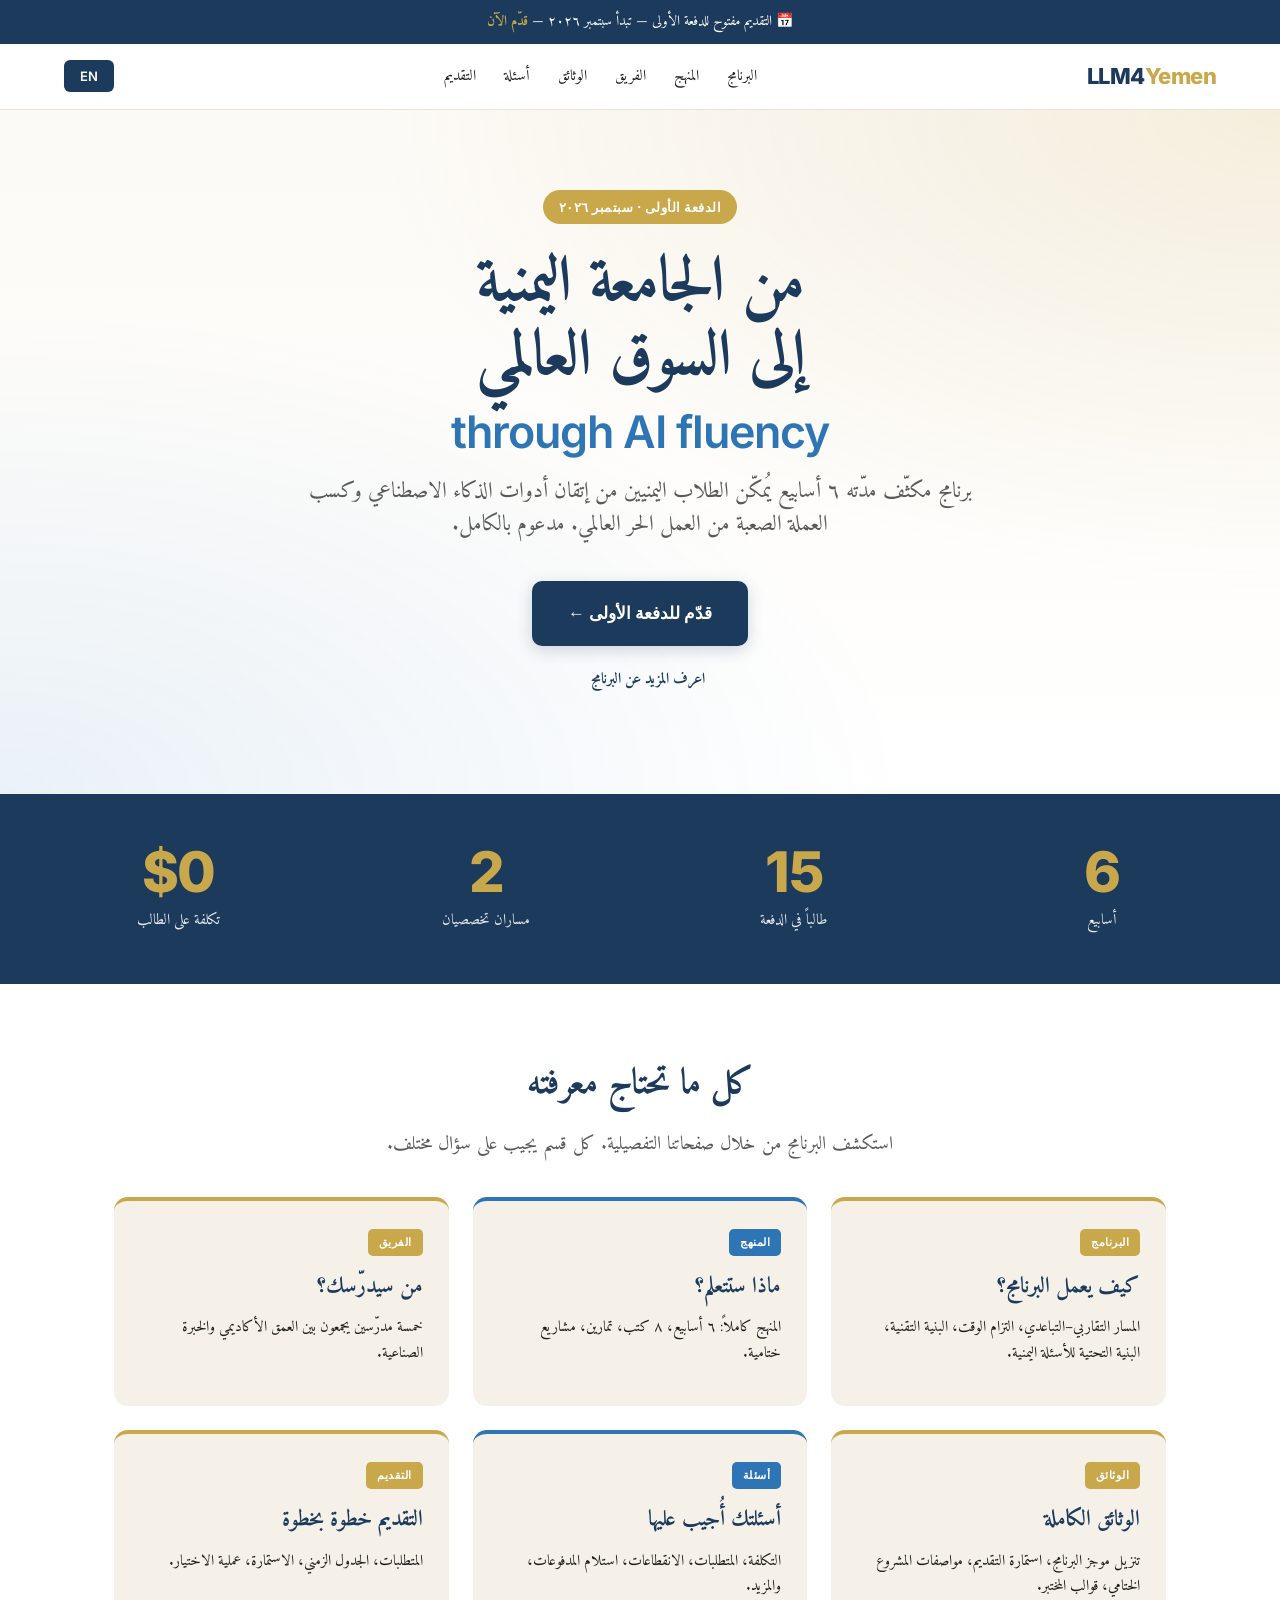
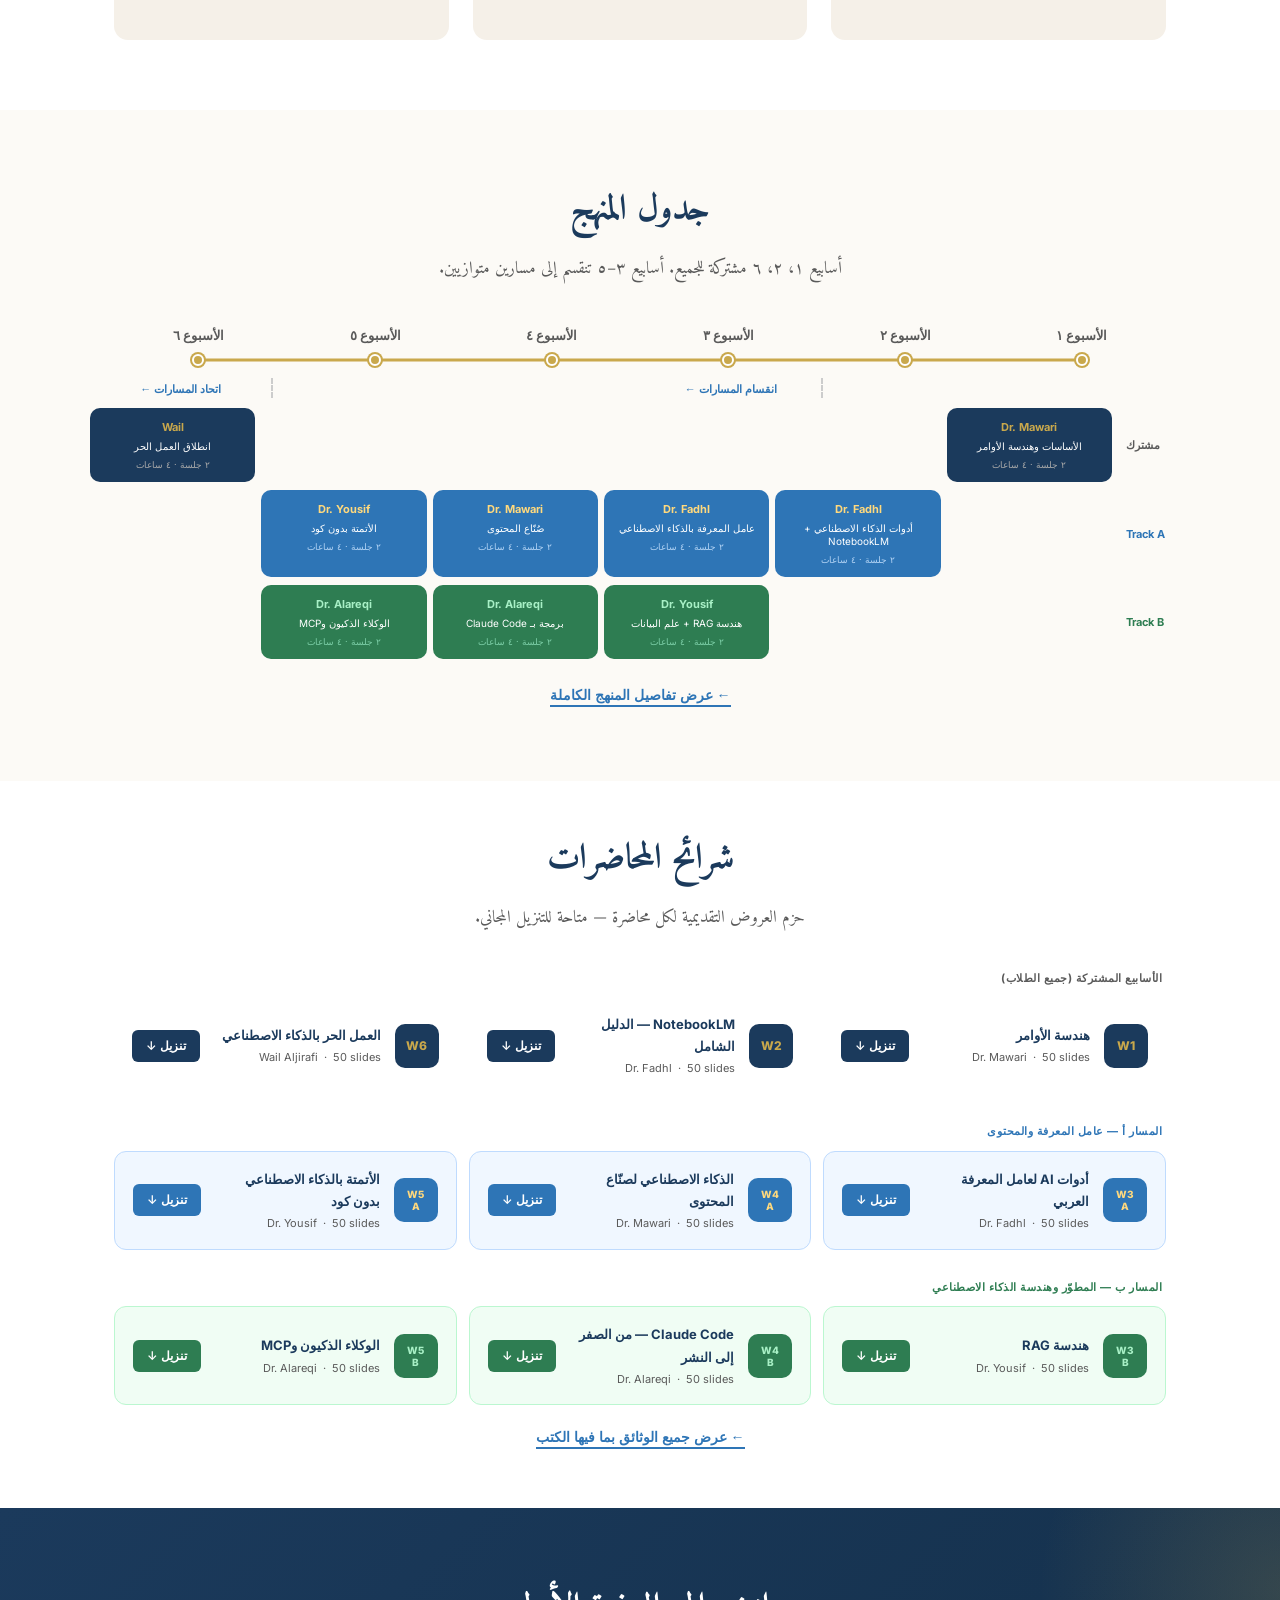
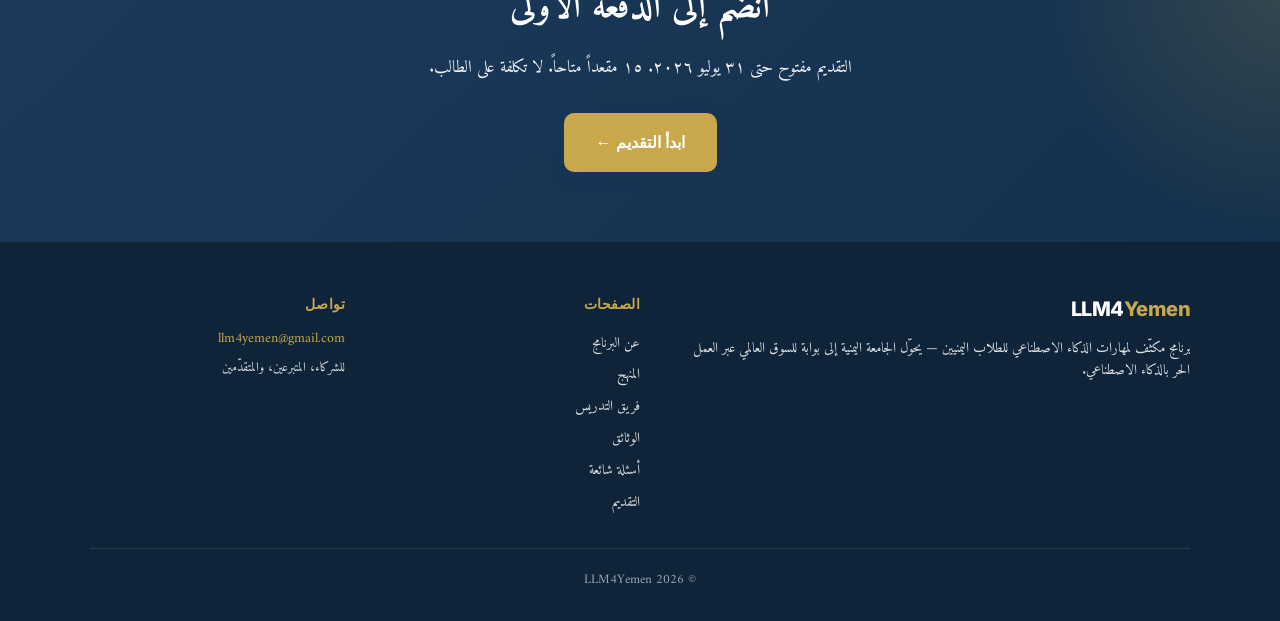
<file: index.html>
<!DOCTYPE html>
<html lang="ar" dir="rtl">
<head>
<meta charset="UTF-8">
<meta name="viewport" content="width=device-width, initial-scale=1.0">
<title>Home · LLM4Yemen</title>
<meta name="description" content="LLM4Yemen — A 6-week intensive AI skills program for Yemeni undergraduates. Cohort 1 starts September 2026.">
<meta property="og:title" content="LLM4Yemen — From Yemen's universities to the global market">
<meta property="og:description" content="LLM4Yemen — A 6-week intensive AI skills program for Yemeni undergraduates. Cohort 1 starts September 2026.">
<meta property="og:type" content="website">
<link rel="stylesheet" href="fonts.css">
<link rel="stylesheet" href="style.css">
</head>
<body data-lang="ar" dir="rtl">

<div class="topbar">
  <span data-ar>📅 التقديم مفتوح للدفعة الأولى — تبدأ سبتمبر ٢٠٢٦ — <a href="apply.html">قدّم الآن</a></span>
  <span data-en>📅 Cohort 1 applications open — starts September 2026 — <a href="apply.html">Apply now</a></span>
</div>

<nav class="nav">
  <div class="nav-inner">
    <a href="index.html" class="logo">LLM4<span>Yemen</span></a>
    <div class="nav-links">
      <a href="program.html" data-ar>البرنامج</a><a href="program.html" data-en>Program</a>
      <a href="curriculum.html" data-ar>المنهج</a><a href="curriculum.html" data-en>Curriculum</a>
      <a href="team.html" data-ar>الفريق</a><a href="team.html" data-en>Team</a>
      <a href="documents.html" data-ar>الوثائق</a><a href="documents.html" data-en>Documents</a>
      <a href="faq.html" data-ar>أسئلة</a><a href="faq.html" data-en>FAQ</a>
      <a href="apply.html" data-ar>التقديم</a><a href="apply.html" data-en>Apply</a>
    </div>
    <button class="lang-toggle" onclick="toggleLang()">
      <span data-ar>EN</span><span data-en>عربي</span>
    </button>
  </div>
</nav>

<section class="hero" style="background: radial-gradient(ellipse at top right, rgba(201,168,76,0.15), transparent 50%), radial-gradient(ellipse at bottom left, rgba(46,117,182,0.10), transparent 50%), linear-gradient(180deg, #fcfaf6 0%, #ffffff 100%); padding: 80px 24px 100px; text-align: center;">
  <div style="max-width: 900px; margin: 0 auto;">
    <div style="display: inline-block; background: var(--gold); color: white; padding: 6px 16px; border-radius: 999px; font-family: 'Inter', sans-serif; font-size: 13px; font-weight: 700; letter-spacing: 0.5px; text-transform: uppercase; margin-bottom: 24px;">
      <span data-ar>الدفعة الأولى · سبتمبر ٢٠٢٦</span>
      <span data-en>Cohort 1 · September 2026</span>
    </div>
    <h1 style="font-size: clamp(36px, 6vw, 64px); font-weight: 700; color: var(--navy); line-height: 1.15; margin-bottom: 16px; letter-spacing: -1px;">
      <span data-ar>من الجامعة اليمنية<br>إلى السوق العالمي</span>
      <span data-en>From Yemen's universities<br>to the global market</span>
      <span class="latin" style="display: block; font-size: 0.7em; color: var(--blue); margin-top: 12px; font-weight: 600;">through AI fluency</span>
    </h1>
    <p style="font-size: clamp(18px, 2.5vw, 22px); color: var(--muted); max-width: 700px; margin: 0 auto 40px; line-height: 1.5;">
      <span data-ar>برنامج مكثّف مدّته ٦ أسابيع يُمكّن الطلاب اليمنيين من إتقان أدوات الذكاء الاصطناعي وكسب العملة الصعبة من العمل الحر العالمي. مدعوم بالكامل.</span>
      <span data-en>A 6-week intensive that equips Yemeni undergraduates with the AI skills to earn hard currency from global remote work. Fully funded.</span>
    </p>
    <a href="apply.html" class="btn large">
      <span data-ar>قدّم للدفعة الأولى ←</span>
      <span data-en>Apply for Cohort 1 →</span>
    </a>
    <div style="margin-top: 20px;">
      <a href="program.html" style="display: inline-block; margin-inline-end: 16px; color: var(--navy); text-decoration: none; font-size: 15px; font-weight: 600; border-bottom: 2px solid transparent;">
        <span data-ar>اعرف المزيد عن البرنامج</span>
        <span data-en>Learn about the program</span>
      </a>
    </div>
  </div>
</section>

<section class="stats">
  <div class="stats-grid">
    <div>
      <div class="stat-num">6</div>
      <div class="stat-label" data-ar>أسابيع</div>
      <div class="stat-label" data-en>weeks</div>
    </div>
    <div>
      <div class="stat-num">15</div>
      <div class="stat-label" data-ar>طالباً في الدفعة</div>
      <div class="stat-label" data-en>students per cohort</div>
    </div>
    <div>
      <div class="stat-num">2</div>
      <div class="stat-label" data-ar>مساران تخصصيان</div>
      <div class="stat-label" data-en>specialized tracks</div>
    </div>
    <div>
      <div class="stat-num">$0</div>
      <div class="stat-label" data-ar>تكلفة على الطالب</div>
      <div class="stat-label" data-en>cost to students</div>
    </div>
  </div>
</section>

<section class="content">
  <h2 class="section-title center">
    <span data-ar>كل ما تحتاج معرفته</span>
    <span data-en>Everything you need to know</span>
  </h2>
  <p class="section-intro center large">
    <span data-ar>استكشف البرنامج من خلال صفحاتنا التفصيلية. كل قسم يجيب على سؤال مختلف.</span>
    <span data-en>Explore the program through our detailed pages. Each one answers a different question.</span>
  </p>

  <div class="grid-3">
    <a href="program.html" class="card no-hover" style="text-decoration: none;">
      <div class="card-tag" data-ar>البرنامج</div>
      <div class="card-tag" data-en>Program</div>
      <h3 data-ar>كيف يعمل البرنامج؟</h3>
      <h3 data-en>How does it work?</h3>
      <p data-ar>المسار التقاربي–التباعدي، التزام الوقت، البنية التقنية، البنية التحتية للأسئلة اليمنية.</p>
      <p data-en>Convergent–divergent design, time commitment, technical setup, Yemen-specific infrastructure considerations.</p>
    </a>
    <a href="curriculum.html" class="card blue no-hover" style="text-decoration: none;">
      <div class="card-tag" data-ar>المنهج</div>
      <div class="card-tag" data-en>Curriculum</div>
      <h3 data-ar>ماذا ستتعلم؟</h3>
      <h3 data-en>What will you learn?</h3>
      <p data-ar>المنهج كاملاً: ٦ أسابيع، ٨ كتب، تمارين، مشاريع ختامية.</p>
      <p data-en>The full curriculum: 6 weeks, 9 textbooks, exercises, capstone projects.</p>
    </a>
    <a href="team.html" class="card no-hover" style="text-decoration: none;">
      <div class="card-tag" data-ar>الفريق</div>
      <div class="card-tag" data-en>Team</div>
      <h3 data-ar>من سيدرّسك؟</h3>
      <h3 data-en>Who teaches?</h3>
      <p data-ar>خمسة مدرّسين يجمعون بين العمق الأكاديمي والخبرة الصناعية.</p>
      <p data-en>Five instructors combining academic depth and industry experience.</p>
    </a>
    <a href="documents.html" class="card no-hover" style="text-decoration: none;">
      <div class="card-tag" data-ar>الوثائق</div>
      <div class="card-tag" data-en>Documents</div>
      <h3 data-ar>الوثائق الكاملة</h3>
      <h3 data-en>Full documents</h3>
      <p data-ar>تنزيل موجز البرنامج، استمارة التقديم، مواصفات المشروع الختامي، قوالب المختبر.</p>
      <p data-en>Download the program brief, application form, capstone spec, and lab worksheet templates.</p>
    </a>
    <a href="faq.html" class="card blue no-hover" style="text-decoration: none;">
      <div class="card-tag" data-ar>أسئلة</div>
      <div class="card-tag" data-en>FAQ</div>
      <h3 data-ar>أسئلتك أُجيب عليها</h3>
      <h3 data-en>Your questions answered</h3>
      <p data-ar>التكلفة، المتطلبات، الانقطاعات، استلام المدفوعات، والمزيد.</p>
      <p data-en>Cost, requirements, outages, receiving payments, and more.</p>
    </a>
    <a href="apply.html" class="card no-hover" style="text-decoration: none;">
      <div class="card-tag" data-ar>التقديم</div>
      <div class="card-tag" data-en>Apply</div>
      <h3 data-ar>التقديم خطوة بخطوة</h3>
      <h3 data-en>How to apply</h3>
      <p data-ar>المتطلبات، الجدول الزمني، الاستمارة، عملية الاختيار.</p>
      <p data-en>Requirements, timeline, application form, selection process.</p>
    </a>
  </div>
</section>

<section class="content" style="background: var(--bg-soft); max-width: none; padding-left: 24px; padding-right: 24px;">
  <div style="max-width: 1100px; margin: 0 auto;">
    <h2 class="section-title center">
      <span data-ar>جدول المنهج</span>
      <span data-en>Curriculum Schedule</span>
    </h2>
    <p class="section-intro center" style="margin-bottom: 40px;">
      <span data-ar>أسابيع ١، ٢، ٦ مشتركة للجميع. أسابيع ٣–٥ تنقسم إلى مسارين متوازيين.</span>
      <span data-en>Weeks 1, 2, and 6 are shared. Weeks 3–5 split into two parallel tracks.</span>
    </p>

    <!-- Timeline bar -->
    <div style="position: relative; margin-bottom: 10px; padding: 0 20px;">
      <div style="display: grid; grid-template-columns: repeat(6, 1fr); text-align: center; font-family: 'Inter', sans-serif; font-size: 13px; font-weight: 700; color: var(--muted); margin-bottom: 6px;">
        <span data-en>Week 1</span><span data-en>Week 2</span><span data-en>Week 3</span><span data-en>Week 4</span><span data-en>Week 5</span><span data-en>Week 6</span>
        <span data-ar>الأسبوع ١</span><span data-ar>الأسبوع ٢</span><span data-ar>الأسبوع ٣</span><span data-ar>الأسبوع ٤</span><span data-ar>الأسبوع ٥</span><span data-ar>الأسبوع ٦</span>
      </div>
      <div style="position: relative; height: 16px; margin-bottom: 4px;">
        <div style="position: absolute; top: 50%; left: 8.33%; right: 8.33%; height: 3px; background: var(--gold); transform: translateY(-50%); border-radius: 2px;"></div>
        <div style="display: grid; grid-template-columns: repeat(6, 1fr); position: absolute; width: 100%; top: 50%; transform: translateY(-50%);">
          <div style="display:flex;justify-content:center;"><div style="width:12px;height:12px;border-radius:50%;background:var(--gold);border:2px solid white;box-shadow:0 0 0 2px var(--gold);"></div></div>
          <div style="display:flex;justify-content:center;"><div style="width:12px;height:12px;border-radius:50%;background:var(--gold);border:2px solid white;box-shadow:0 0 0 2px var(--gold);"></div></div>
          <div style="display:flex;justify-content:center;"><div style="width:12px;height:12px;border-radius:50%;background:var(--gold);border:2px solid white;box-shadow:0 0 0 2px var(--gold);"></div></div>
          <div style="display:flex;justify-content:center;"><div style="width:12px;height:12px;border-radius:50%;background:var(--gold);border:2px solid white;box-shadow:0 0 0 2px var(--gold);"></div></div>
          <div style="display:flex;justify-content:center;"><div style="width:12px;height:12px;border-radius:50%;background:var(--gold);border:2px solid white;box-shadow:0 0 0 2px var(--gold);"></div></div>
          <div style="display:flex;justify-content:center;"><div style="width:12px;height:12px;border-radius:50%;background:var(--gold);border:2px solid white;box-shadow:0 0 0 2px var(--gold);"></div></div>
        </div>
      </div>
    </div>

    <!-- Split labels -->
    <div style="display: grid; grid-template-columns: repeat(6, 1fr); margin-bottom: 10px; font-family: 'Inter', sans-serif; font-size: 11px; font-weight: 600; color: var(--blue); text-align: center;">
      <span></span><span></span>
      <span data-en style="border-left: 2px dashed #ccc; padding-top: 2px;">← tracks split</span>
      <span data-ar style="border-right: 2px dashed #ccc; padding-top: 2px;">انقسام المسارات ←</span>
      <span></span><span></span>
      <span data-en style="border-left: 2px dashed #ccc; padding-top: 2px;">← tracks merge</span>
      <span data-ar style="border-right: 2px dashed #ccc; padding-top: 2px;">اتحاد المسارات ←</span>
      <span></span>
    </div>

    <!-- Shared row -->
    <div style="display: flex; align-items: center; margin-bottom: 8px; gap: 6px;">
      <div style="width: 72px; flex-shrink: 0; font-family: 'Inter', sans-serif; font-size: 11px; font-weight: 700; color: var(--muted); text-align: end; padding-inline-end: 8px;">
        <span data-en>Shared</span><span data-ar>مشترك</span>
      </div>
      <div style="display: grid; grid-template-columns: repeat(6, 1fr); gap: 6px; flex: 1;">
        <div style="background: var(--navy); color: white; border-radius: 10px; padding: 10px 8px; text-align: center; font-family: 'Inter', sans-serif;">
          <div style="font-size: 11px; font-weight: 700; color: #C9A84C; margin-bottom: 3px;">Dr. Mawari</div>
          <div style="font-size: 10px; line-height: 1.3;" data-en>Foundations &amp; Prompt Eng.</div>
          <div style="font-size: 10px; line-height: 1.3;" data-ar>الأساسات وهندسة الأوامر</div>
          <div style="font-size: 9px; color: #aaa; margin-top: 4px;" data-en>2 sessions · 4 hrs</div>
          <div style="font-size: 9px; color: #aaa; margin-top: 4px;" data-ar>٢ جلسة · ٤ ساعات</div>
        </div>
        <div></div><div></div><div></div><div></div>
        <div style="background: var(--navy); color: white; border-radius: 10px; padding: 10px 8px; text-align: center; font-family: 'Inter', sans-serif;">
          <div style="font-size: 11px; font-weight: 700; color: #C9A84C; margin-bottom: 3px;">Wail</div>
          <div style="font-size: 10px; line-height: 1.3;" data-en>Freelance Launch</div>
          <div style="font-size: 10px; line-height: 1.3;" data-ar>انطلاق العمل الحر</div>
          <div style="font-size: 9px; color: #aaa; margin-top: 4px;" data-en>2 sessions · 4 hrs</div>
          <div style="font-size: 9px; color: #aaa; margin-top: 4px;" data-ar>٢ جلسة · ٤ ساعات</div>
        </div>
      </div>
    </div>

    <!-- Track A row -->
    <div style="display: flex; align-items: center; margin-bottom: 8px; gap: 6px;">
      <div style="width: 72px; flex-shrink: 0; font-family: 'Inter', sans-serif; font-size: 11px; font-weight: 700; color: var(--blue); text-align: end; padding-inline-end: 8px;">
        Track A
      </div>
      <div style="display: grid; grid-template-columns: repeat(6, 1fr); gap: 6px; flex: 1;">
        <div></div>
        <div style="background: var(--blue); color: white; border-radius: 10px; padding: 10px 8px; text-align: center; font-family: 'Inter', sans-serif;">
          <div style="font-size: 11px; font-weight: 700; color: #ffd97d; margin-bottom: 3px;">Dr. Fadhl</div>
          <div style="font-size: 10px; line-height: 1.3;" data-en>AI Tool Fluency + NotebookLM</div>
          <div style="font-size: 10px; line-height: 1.3;" data-ar>أدوات الذكاء الاصطناعي + NotebookLM</div>
          <div style="font-size: 9px; color: #b3d4f5; margin-top: 4px;" data-en>2 sessions · 4 hrs</div>
          <div style="font-size: 9px; color: #b3d4f5; margin-top: 4px;" data-ar>٢ جلسة · ٤ ساعات</div>
        </div>
        <div style="background: var(--blue); color: white; border-radius: 10px; padding: 10px 8px; text-align: center; font-family: 'Inter', sans-serif;">
          <div style="font-size: 11px; font-weight: 700; color: #ffd97d; margin-bottom: 3px;">Dr. Fadhl</div>
          <div style="font-size: 10px; line-height: 1.3;" data-en>AI Knowledge Worker</div>
          <div style="font-size: 10px; line-height: 1.3;" data-ar>عامل المعرفة بالذكاء الاصطناعي</div>
          <div style="font-size: 9px; color: #b3d4f5; margin-top: 4px;" data-en>2 sessions · 4 hrs</div>
          <div style="font-size: 9px; color: #b3d4f5; margin-top: 4px;" data-ar>٢ جلسة · ٤ ساعات</div>
        </div>
        <div style="background: var(--blue); color: white; border-radius: 10px; padding: 10px 8px; text-align: center; font-family: 'Inter', sans-serif;">
          <div style="font-size: 11px; font-weight: 700; color: #ffd97d; margin-bottom: 3px;">Dr. Mawari</div>
          <div style="font-size: 10px; line-height: 1.3;" data-en>Content Creators</div>
          <div style="font-size: 10px; line-height: 1.3;" data-ar>صُنّاع المحتوى</div>
          <div style="font-size: 9px; color: #b3d4f5; margin-top: 4px;" data-en>2 sessions · 4 hrs</div>
          <div style="font-size: 9px; color: #b3d4f5; margin-top: 4px;" data-ar>٢ جلسة · ٤ ساعات</div>
        </div>
        <div style="background: var(--blue); color: white; border-radius: 10px; padding: 10px 8px; text-align: center; font-family: 'Inter', sans-serif;">
          <div style="font-size: 11px; font-weight: 700; color: #ffd97d; margin-bottom: 3px;">Dr. Yousif</div>
          <div style="font-size: 10px; line-height: 1.3;" data-en>No-Code Automation</div>
          <div style="font-size: 10px; line-height: 1.3;" data-ar>الأتمتة بدون كود</div>
          <div style="font-size: 9px; color: #b3d4f5; margin-top: 4px;" data-en>2 sessions · 4 hrs</div>
          <div style="font-size: 9px; color: #b3d4f5; margin-top: 4px;" data-ar>٢ جلسة · ٤ ساعات</div>
        </div>
        <div></div>
      </div>
    </div>

    <!-- Track B row -->
    <div style="display: flex; align-items: center; gap: 6px;">
      <div style="width: 72px; flex-shrink: 0; font-family: 'Inter', sans-serif; font-size: 11px; font-weight: 700; color: #2e7d52; text-align: end; padding-inline-end: 8px;">
        Track B
      </div>
      <div style="display: grid; grid-template-columns: repeat(6, 1fr); gap: 6px; flex: 1;">
        <div></div><div></div>
        <div style="background: #2e7d52; color: white; border-radius: 10px; padding: 10px 8px; text-align: center; font-family: 'Inter', sans-serif;">
          <div style="font-size: 11px; font-weight: 700; color: #a8f0c6; margin-bottom: 3px;">Dr. Yousif</div>
          <div style="font-size: 10px; line-height: 1.3;" data-en>RAG Eng. + Data Science</div>
          <div style="font-size: 10px; line-height: 1.3;" data-ar>هندسة RAG + علم البيانات</div>
          <div style="font-size: 9px; color: #7dcfa8; margin-top: 4px;" data-en>2 sessions · 4 hrs</div>
          <div style="font-size: 9px; color: #7dcfa8; margin-top: 4px;" data-ar>٢ جلسة · ٤ ساعات</div>
        </div>
        <div style="background: #2e7d52; color: white; border-radius: 10px; padding: 10px 8px; text-align: center; font-family: 'Inter', sans-serif;">
          <div style="font-size: 11px; font-weight: 700; color: #a8f0c6; margin-bottom: 3px;">Dr. Alareqi</div>
          <div style="font-size: 10px; line-height: 1.3;" data-en>Claude Code</div>
          <div style="font-size: 10px; line-height: 1.3;" data-ar>برمجة بـ Claude Code</div>
          <div style="font-size: 9px; color: #7dcfa8; margin-top: 4px;" data-en>2 sessions · 4 hrs</div>
          <div style="font-size: 9px; color: #7dcfa8; margin-top: 4px;" data-ar>٢ جلسة · ٤ ساعات</div>
        </div>
        <div style="background: #2e7d52; color: white; border-radius: 10px; padding: 10px 8px; text-align: center; font-family: 'Inter', sans-serif;">
          <div style="font-size: 11px; font-weight: 700; color: #a8f0c6; margin-bottom: 3px;">Dr. Alareqi</div>
          <div style="font-size: 10px; line-height: 1.3;" data-en>AI Agents &amp; MCP</div>
          <div style="font-size: 10px; line-height: 1.3;" data-ar>الوكلاء الذكيون وMCP</div>
          <div style="font-size: 9px; color: #7dcfa8; margin-top: 4px;" data-en>2 sessions · 4 hrs</div>
          <div style="font-size: 9px; color: #7dcfa8; margin-top: 4px;" data-ar>٢ جلسة · ٤ ساعات</div>
        </div>
        <div></div>
      </div>
    </div>

    <div style="text-align: center; margin-top: 24px;">
      <a href="curriculum.html" style="font-family: 'Inter', sans-serif; font-size: 14px; font-weight: 600; color: var(--blue); text-decoration: none; border-bottom: 2px solid var(--blue); padding-bottom: 2px;">
        <span data-en>See full curriculum detail →</span>
        <span data-ar>← عرض تفاصيل المنهج الكاملة</span>
      </a>
    </div>
  </div>
</section>

<!-- ═══════════════════════════════════════════════════════════
     LECTURE SLIDES SECTION — added May 2026
     ═══════════════════════════════════════════════════════════ -->
<section class="content" style="padding-top: 48px; padding-bottom: 56px;">
  <div style="max-width: 1100px; margin: 0 auto;">

    <h2 class="section-title center">
      <span data-ar>شرائح المحاضرات</span>
      <span data-en>Lecture Slides</span>
    </h2>
    <p class="section-intro center" style="margin-bottom: 36px;">
      <span data-ar>حزم العروض التقديمية لكل محاضرة — متاحة للتنزيل المجاني.</span>
      <span data-en>Full slide decks for every lecture — free to download.</span>
    </p>

    <!-- Shared weeks -->
    <div style="margin-bottom: 10px; font-family: 'Inter', sans-serif; font-size: 11px; font-weight: 700; text-transform: uppercase; letter-spacing: 0.5px; color: var(--muted); padding-inline-start: 4px;">
      <span data-en>Shared weeks (all students)</span>
      <span data-ar>الأسابيع المشتركة (جميع الطلاب)</span>
    </div>
    <div style="display: grid; grid-template-columns: repeat(auto-fill, minmax(300px, 1fr)); gap: 12px; margin-bottom: 28px;">

      <div style="border: 1.5px solid var(--border); border-radius: 12px; padding: 16px 18px; display: flex; align-items: center; gap: 14px; background: #fff;">
        <div style="flex-shrink: 0; width: 44px; height: 44px; border-radius: 10px; background: var(--navy); display: flex; align-items: center; justify-content: center; font-family: 'Inter', sans-serif; font-size: 12px; font-weight: 800; color: #C9A84C;">W1</div>
        <div style="flex: 1; min-width: 0;">
          <div style="font-family: 'Inter', sans-serif; font-size: 13px; font-weight: 700; color: var(--navy); margin-bottom: 2px;">
            <span data-en>Prompt Engineering</span>
            <span data-ar>هندسة الأوامر</span>
          </div>
          <div style="font-family: 'Inter', sans-serif; font-size: 11px; color: var(--muted);">Dr. Mawari &nbsp;·&nbsp; 50 slides</div>
        </div>
        <a href="docs/10_Prompt_Engineering.pptx" class="doc-btn" style="flex-shrink: 0; font-size: 12px; padding: 6px 14px;">
          <span data-en>↓ PPTX</span><span data-ar>تنزيل ↓</span>
        </a>
      </div>

      <div style="border: 1.5px solid var(--border); border-radius: 12px; padding: 16px 18px; display: flex; align-items: center; gap: 14px; background: #fff;">
        <div style="flex-shrink: 0; width: 44px; height: 44px; border-radius: 10px; background: var(--navy); display: flex; align-items: center; justify-content: center; font-family: 'Inter', sans-serif; font-size: 12px; font-weight: 800; color: #C9A84C;">W2</div>
        <div style="flex: 1; min-width: 0;">
          <div style="font-family: 'Inter', sans-serif; font-size: 13px; font-weight: 700; color: var(--navy); margin-bottom: 2px;">
            <span data-en>NotebookLM Complete Guide</span>
            <span data-ar>NotebookLM — الدليل الشامل</span>
          </div>
          <div style="font-family: 'Inter', sans-serif; font-size: 11px; color: var(--muted);">Dr. Fadhl &nbsp;·&nbsp; 50 slides</div>
        </div>
        <a href="docs/11_NotebookLM_Guide.pptx" class="doc-btn" style="flex-shrink: 0; font-size: 12px; padding: 6px 14px;">
          <span data-en>↓ PPTX</span><span data-ar>تنزيل ↓</span>
        </a>
      </div>

      <div style="border: 1.5px solid var(--border); border-radius: 12px; padding: 16px 18px; display: flex; align-items: center; gap: 14px; background: #fff;">
        <div style="flex-shrink: 0; width: 44px; height: 44px; border-radius: 10px; background: var(--navy); display: flex; align-items: center; justify-content: center; font-family: 'Inter', sans-serif; font-size: 12px; font-weight: 800; color: #C9A84C;">W6</div>
        <div style="flex: 1; min-width: 0;">
          <div style="font-family: 'Inter', sans-serif; font-size: 13px; font-weight: 700; color: var(--navy); margin-bottom: 2px;">
            <span data-en>AI-Powered Freelancing</span>
            <span data-ar>العمل الحر بالذكاء الاصطناعي</span>
          </div>
          <div style="font-family: 'Inter', sans-serif; font-size: 11px; color: var(--muted);">Wail Aljirafi &nbsp;·&nbsp; 50 slides</div>
        </div>
        <a href="docs/16_AI_Freelancing_Guide.pptx" class="doc-btn" style="flex-shrink: 0; font-size: 12px; padding: 6px 14px;">
          <span data-en>↓ PPTX</span><span data-ar>تنزيل ↓</span>
        </a>
      </div>

    </div>

    <!-- Track A -->
    <div style="margin-bottom: 10px; font-family: 'Inter', sans-serif; font-size: 11px; font-weight: 700; text-transform: uppercase; letter-spacing: 0.5px; color: var(--blue); padding-inline-start: 4px;">
      <span data-en>Track A — Knowledge Worker & Content</span>
      <span data-ar>المسار أ — عامل المعرفة والمحتوى</span>
    </div>
    <div style="display: grid; grid-template-columns: repeat(auto-fill, minmax(300px, 1fr)); gap: 12px; margin-bottom: 28px;">

      <div style="border: 1.5px solid #bfdbfe; border-radius: 12px; padding: 16px 18px; display: flex; align-items: center; gap: 14px; background: #f0f7ff;">
        <div style="flex-shrink: 0; width: 44px; height: 44px; border-radius: 10px; background: var(--blue); display: flex; align-items: center; justify-content: center; font-family: 'Inter', sans-serif; font-size: 10px; font-weight: 800; color: #ffd97d; text-align: center; line-height: 1.2;">W3<br>A</div>
        <div style="flex: 1; min-width: 0;">
          <div style="font-family: 'Inter', sans-serif; font-size: 13px; font-weight: 700; color: var(--navy); margin-bottom: 2px;">
            <span data-en>AI Tools for the Arabic Knowledge Worker</span>
            <span data-ar>أدوات AI لعامل المعرفة العربي</span>
          </div>
          <div style="font-family: 'Inter', sans-serif; font-size: 11px; color: var(--muted);">Dr. Fadhl &nbsp;·&nbsp; 50 slides</div>
        </div>
        <a href="docs/Week3-TrackA-AI-Tools-Arabic-Knowledge-Worker.pptx" class="doc-btn" style="flex-shrink: 0; font-size: 12px; padding: 6px 14px; background: var(--blue);">
          <span data-en>↓ PPTX</span><span data-ar>تنزيل ↓</span>
        </a>
      </div>

      <div style="border: 1.5px solid #bfdbfe; border-radius: 12px; padding: 16px 18px; display: flex; align-items: center; gap: 14px; background: #f0f7ff;">
        <div style="flex-shrink: 0; width: 44px; height: 44px; border-radius: 10px; background: var(--blue); display: flex; align-items: center; justify-content: center; font-family: 'Inter', sans-serif; font-size: 10px; font-weight: 800; color: #ffd97d; text-align: center; line-height: 1.2;">W4<br>A</div>
        <div style="flex: 1; min-width: 0;">
          <div style="font-family: 'Inter', sans-serif; font-size: 13px; font-weight: 700; color: var(--navy); margin-bottom: 2px;">
            <span data-en>AI for Content Creators</span>
            <span data-ar>الذكاء الاصطناعي لصنّاع المحتوى</span>
          </div>
          <div style="font-family: 'Inter', sans-serif; font-size: 11px; color: var(--muted);">Dr. Mawari &nbsp;·&nbsp; 50 slides</div>
        </div>
        <a href="docs/13_AI_Content_Creators.pptx" class="doc-btn" style="flex-shrink: 0; font-size: 12px; padding: 6px 14px; background: var(--blue);">
          <span data-en>↓ PPTX</span><span data-ar>تنزيل ↓</span>
        </a>
      </div>

      <div style="border: 1.5px solid #bfdbfe; border-radius: 12px; padding: 16px 18px; display: flex; align-items: center; gap: 14px; background: #f0f7ff;">
        <div style="flex-shrink: 0; width: 44px; height: 44px; border-radius: 10px; background: var(--blue); display: flex; align-items: center; justify-content: center; font-family: 'Inter', sans-serif; font-size: 10px; font-weight: 800; color: #ffd97d; text-align: center; line-height: 1.2;">W5<br>A</div>
        <div style="flex: 1; min-width: 0;">
          <div style="font-family: 'Inter', sans-serif; font-size: 13px; font-weight: 700; color: var(--navy); margin-bottom: 2px;">
            <span data-en>No-Code AI Automation</span>
            <span data-ar>الأتمتة بالذكاء الاصطناعي بدون كود</span>
          </div>
          <div style="font-family: 'Inter', sans-serif; font-size: 11px; color: var(--muted);">Dr. Yousif &nbsp;·&nbsp; 50 slides</div>
        </div>
        <a href="docs/15_No_Code_Automation.pptx" class="doc-btn" style="flex-shrink: 0; font-size: 12px; padding: 6px 14px; background: var(--blue);">
          <span data-en>↓ PPTX</span><span data-ar>تنزيل ↓</span>
        </a>
      </div>

    </div>

    <!-- Track B -->
    <div style="margin-bottom: 10px; font-family: 'Inter', sans-serif; font-size: 11px; font-weight: 700; text-transform: uppercase; letter-spacing: 0.5px; color: #2e7d52; padding-inline-start: 4px;">
      <span data-en>Track B — Developer & AI Engineering</span>
      <span data-ar>المسار ب — المطوّر وهندسة الذكاء الاصطناعي</span>
    </div>
    <div style="display: grid; grid-template-columns: repeat(auto-fill, minmax(300px, 1fr)); gap: 12px; margin-bottom: 16px;">

      <div style="border: 1.5px solid #bbf7d0; border-radius: 12px; padding: 16px 18px; display: flex; align-items: center; gap: 14px; background: #f0fdf4;">
        <div style="flex-shrink: 0; width: 44px; height: 44px; border-radius: 10px; background: #2e7d52; display: flex; align-items: center; justify-content: center; font-family: 'Inter', sans-serif; font-size: 10px; font-weight: 800; color: #a8f0c6; text-align: center; line-height: 1.2;">W3<br>B</div>
        <div style="flex: 1; min-width: 0;">
          <div style="font-family: 'Inter', sans-serif; font-size: 13px; font-weight: 700; color: var(--navy); margin-bottom: 2px;">
            <span data-en>RAG Engineering</span>
            <span data-ar>هندسة RAG</span>
          </div>
          <div style="font-family: 'Inter', sans-serif; font-size: 11px; color: var(--muted);">Dr. Yousif &nbsp;·&nbsp; 50 slides</div>
        </div>
        <a href="docs/12b_RAG_Engineering.pptx" class="doc-btn" style="flex-shrink: 0; font-size: 12px; padding: 6px 14px; background: #2e7d52;">
          <span data-en>↓ PPTX</span><span data-ar>تنزيل ↓</span>
        </a>
      </div>

      <div style="border: 1.5px solid #bbf7d0; border-radius: 12px; padding: 16px 18px; display: flex; align-items: center; gap: 14px; background: #f0fdf4;">
        <div style="flex-shrink: 0; width: 44px; height: 44px; border-radius: 10px; background: #2e7d52; display: flex; align-items: center; justify-content: center; font-family: 'Inter', sans-serif; font-size: 10px; font-weight: 800; color: #a8f0c6; text-align: center; line-height: 1.2;">W4<br>B</div>
        <div style="flex: 1; min-width: 0;">
          <div style="font-family: 'Inter', sans-serif; font-size: 13px; font-weight: 700; color: var(--navy); margin-bottom: 2px;">
            <span data-en>Claude Code: Zero to Deployed</span>
            <span data-ar>Claude Code — من الصفر إلى النشر</span>
          </div>
          <div style="font-family: 'Inter', sans-serif; font-size: 11px; color: var(--muted);">Dr. Alareqi &nbsp;·&nbsp; 50 slides</div>
        </div>
        <a href="docs/14_Claude_Code.pptx" class="doc-btn" style="flex-shrink: 0; font-size: 12px; padding: 6px 14px; background: #2e7d52;">
          <span data-en>↓ PPTX</span><span data-ar>تنزيل ↓</span>
        </a>
      </div>

      <div style="border: 1.5px solid #bbf7d0; border-radius: 12px; padding: 16px 18px; display: flex; align-items: center; gap: 14px; background: #f0fdf4;">
        <div style="flex-shrink: 0; width: 44px; height: 44px; border-radius: 10px; background: #2e7d52; display: flex; align-items: center; justify-content: center; font-family: 'Inter', sans-serif; font-size: 10px; font-weight: 800; color: #a8f0c6; text-align: center; line-height: 1.2;">W5<br>B</div>
        <div style="flex: 1; min-width: 0;">
          <div style="font-family: 'Inter', sans-serif; font-size: 13px; font-weight: 700; color: var(--navy); margin-bottom: 2px;">
            <span data-en>AI Agents &amp; MCP</span>
            <span data-ar>الوكلاء الذكيون وMCP</span>
          </div>
          <div style="font-family: 'Inter', sans-serif; font-size: 11px; color: var(--muted);">Dr. Alareqi &nbsp;·&nbsp; 50 slides</div>
        </div>
        <a href="docs/14_AI_Agents_MCP.pptx" class="doc-btn" style="flex-shrink: 0; font-size: 12px; padding: 6px 14px; background: #2e7d52;">
          <span data-en>↓ PPTX</span><span data-ar>تنزيل ↓</span>
        </a>
      </div>

    </div>

    <div style="text-align: center; margin-top: 20px;">
      <a href="documents.html" style="font-family: 'Inter', sans-serif; font-size: 14px; font-weight: 600; color: var(--blue); text-decoration: none; border-bottom: 2px solid var(--blue); padding-bottom: 2px;">
        <span data-en>See all documents including textbooks →</span>
        <span data-ar>← عرض جميع الوثائق بما فيها الكتب</span>
      </a>
    </div>

  </div>
</section>


<section class="cta-banner">
  <h2>
    <span data-ar>انضم إلى الدفعة الأولى</span>
    <span data-en>Join Cohort 1</span>
  </h2>
  <p>
    <span data-ar>التقديم مفتوح حتى ٣١ يوليو ٢٠٢٦. ١٥ مقعداً متاحاً. لا تكلفة على الطالب.</span>
    <span data-en>Applications open until 31 July 2026. 15 seats available. No cost to students.</span>
  </p>
  <a href="apply.html" class="btn">
    <span data-ar>ابدأ التقديم ←</span>
    <span data-en>Start your application →</span>
  </a>
</section>

<footer>
  <div class="footer-inner">
    <div>
      <div class="logo">LLM4<span>Yemen</span></div>
      <p data-ar>برنامج مكثّف لمهارات الذكاء الاصطناعي للطلاب اليمنيين — يحوّل الجامعة اليمنية إلى بوابة للسوق العالمي عبر العمل الحر بالذكاء الاصطناعي.</p>
      <p data-en>An intensive AI skills program for Yemeni undergraduates — turning Yemen's universities into a gateway to the global market through AI-powered freelance work.</p>
    </div>
    <div>
      <h5 data-ar>الصفحات</h5>
      <h5 data-en>Pages</h5>
      <ul>
        <li><a href="program.html" data-ar>عن البرنامج</a><a href="program.html" data-en>About the Program</a></li>
        <li><a href="curriculum.html" data-ar>المنهج</a><a href="curriculum.html" data-en>Curriculum</a></li>
        <li><a href="team.html" data-ar>فريق التدريس</a><a href="team.html" data-en>Teaching Team</a></li>
        <li><a href="documents.html" data-ar>الوثائق</a><a href="documents.html" data-en>Documents</a></li>
        <li><a href="faq.html" data-ar>أسئلة شائعة</a><a href="faq.html" data-en>FAQ</a></li>
        <li><a href="apply.html" data-ar>التقديم</a><a href="apply.html" data-en>Apply</a></li>
      </ul>
    </div>
    <div>
      <h5 data-ar>تواصل</h5>
      <h5 data-en>Contact</h5>
      <p>
        <a href="mailto:llm4yemen@gmail.com">llm4yemen@gmail.com</a>
      </p>
      <p data-ar style="font-size: 13px; margin-top: 8px;">للشركاء، المتبرعين، والمتقدّمين</p>
      <p data-en style="font-size: 13px; margin-top: 8px;">For partners, donors, and applicants</p>
    </div>
  </div>
  <div class="footer-bottom">
    © 2026 LLM4Yemen
  </div>
</footer>

<script src="site.js"></script>
</body>
</html>
</file>
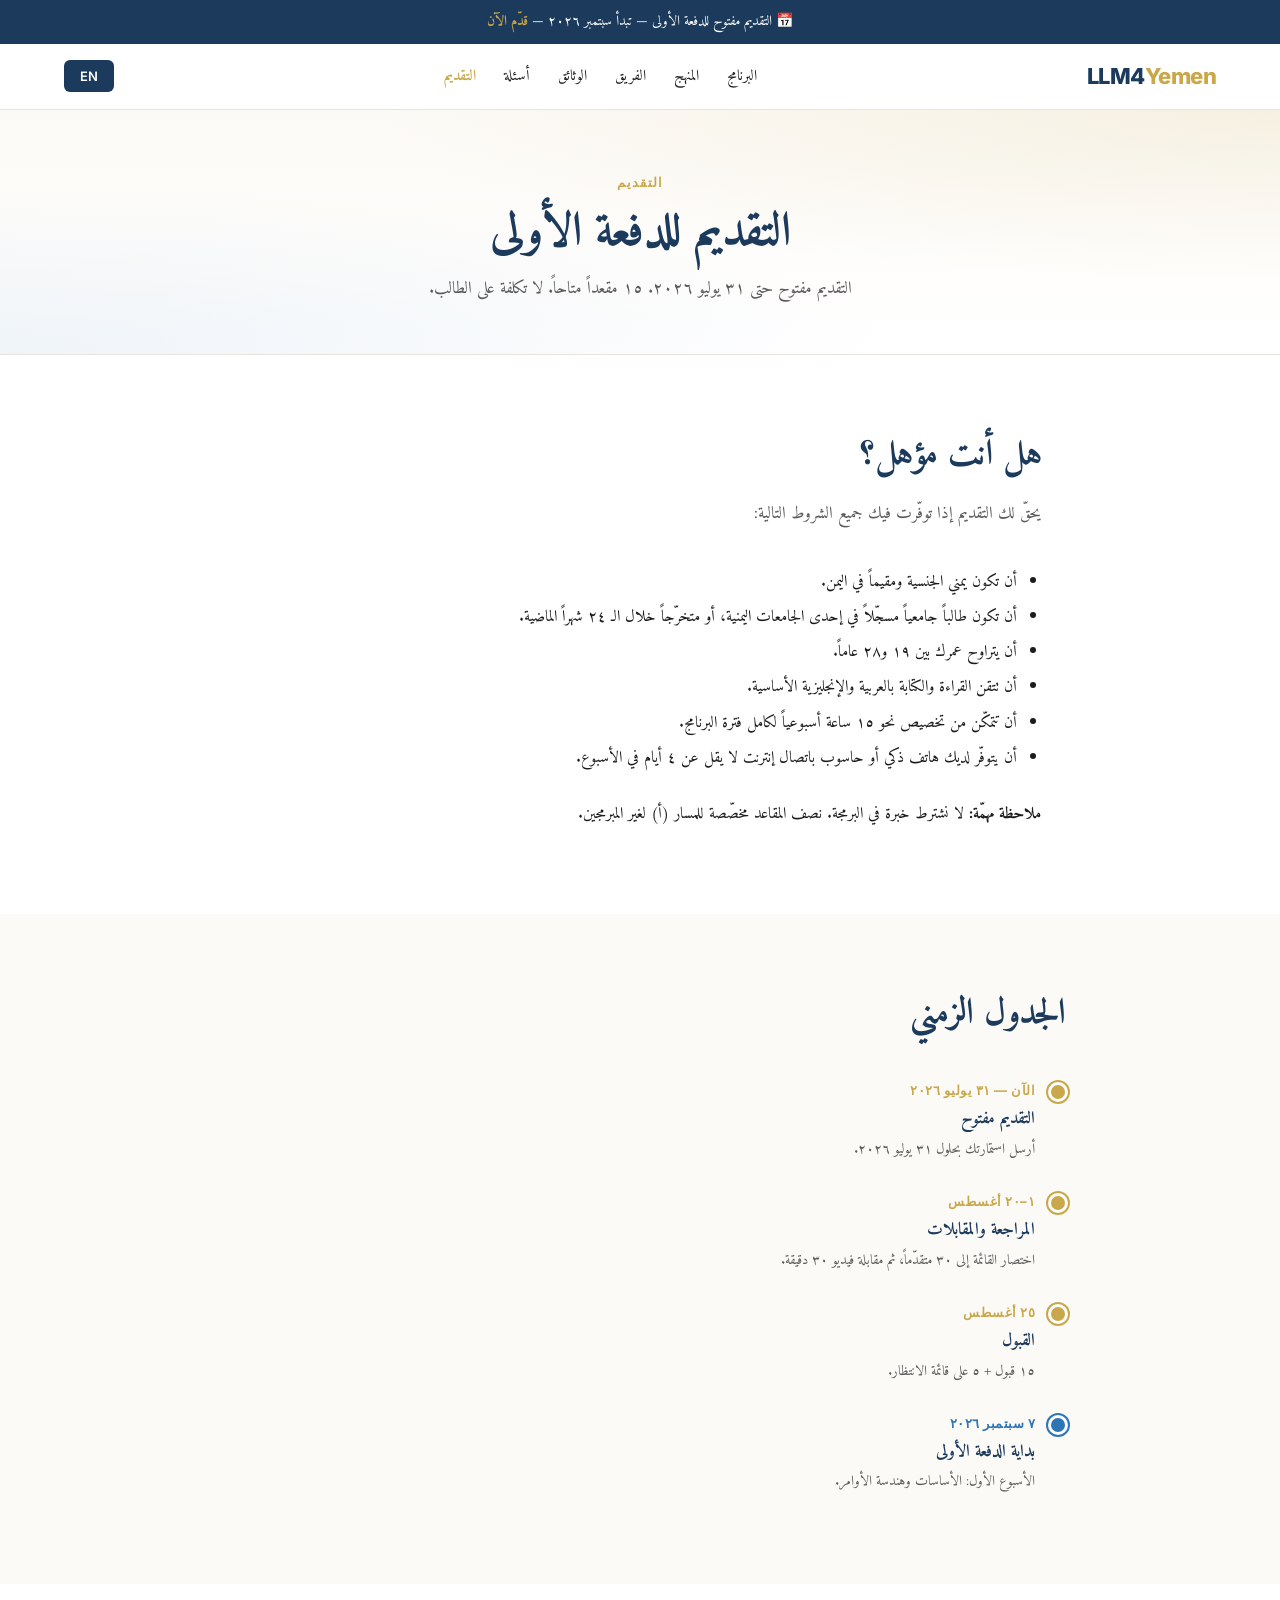
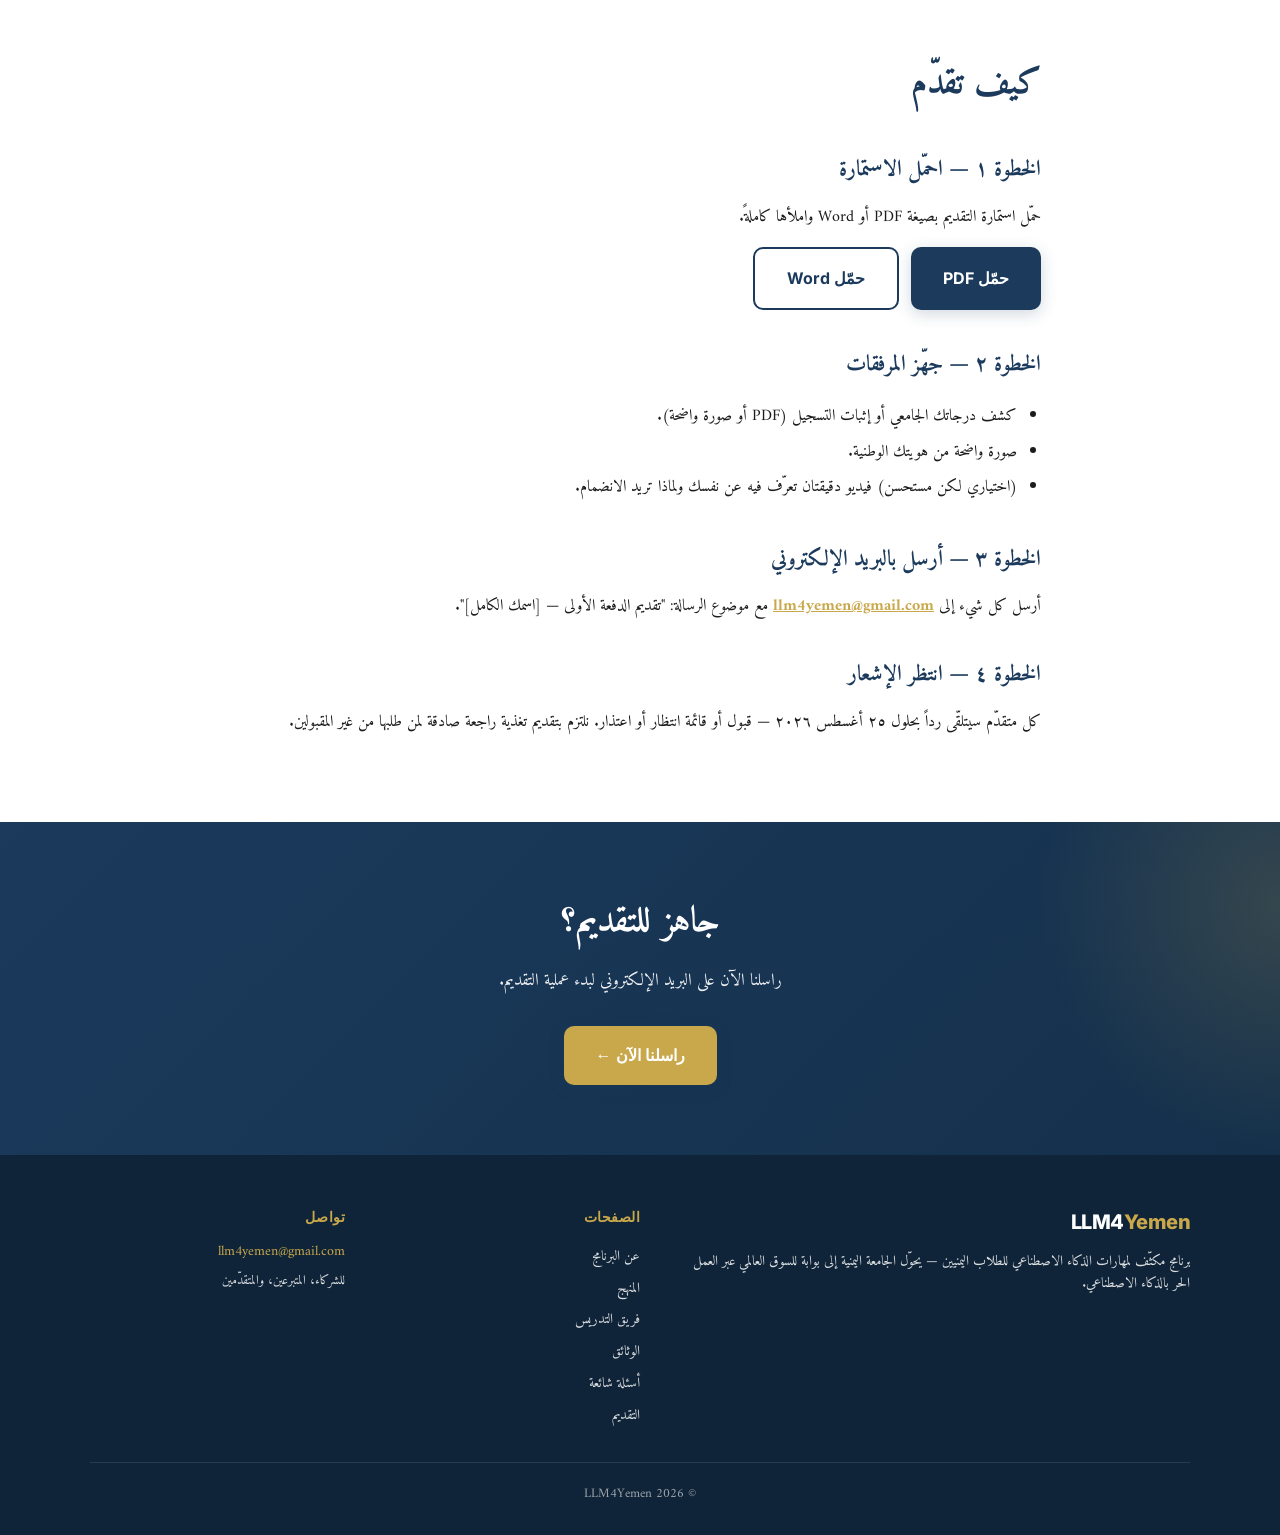
<file: apply.html>
<!DOCTYPE html>
<html lang="ar" dir="rtl">
<head>
<meta charset="UTF-8">
<meta name="viewport" content="width=device-width, initial-scale=1.0">
<title>Apply · LLM4Yemen</title>
<meta name="description" content="Apply for LLM4Yemen Cohort 1. Applications open until 31 July 2026. 15 seats. Free.">
<meta property="og:title" content="Apply for LLM4Yemen Cohort 1">
<meta property="og:description" content="Apply for LLM4Yemen Cohort 1. Applications open until 31 July 2026. 15 seats. Free.">
<meta property="og:type" content="website">
<link rel="stylesheet" href="fonts.css">
<link rel="stylesheet" href="style.css">
</head>
<body data-lang="ar" dir="rtl">

<div class="topbar">
  <span data-ar>📅 التقديم مفتوح للدفعة الأولى — تبدأ سبتمبر ٢٠٢٦ — <a href="apply.html">قدّم الآن</a></span>
  <span data-en>📅 Cohort 1 applications open — starts September 2026 — <a href="apply.html">Apply now</a></span>
</div>

<nav class="nav">
  <div class="nav-inner">
    <a href="index.html" class="logo">LLM4<span>Yemen</span></a>
    <div class="nav-links">
      <a href="program.html" data-ar>البرنامج</a><a href="program.html" data-en>Program</a>
      <a href="curriculum.html" data-ar>المنهج</a><a href="curriculum.html" data-en>Curriculum</a>
      <a href="team.html" data-ar>الفريق</a><a href="team.html" data-en>Team</a>
      <a href="documents.html" data-ar>الوثائق</a><a href="documents.html" data-en>Documents</a>
      <a href="faq.html" data-ar>أسئلة</a><a href="faq.html" data-en>FAQ</a>
      <a href="apply.html" data-ar>التقديم</a><a href="apply.html" data-en>Apply</a>
    </div>
    <button class="lang-toggle" onclick="toggleLang()">
      <span data-ar>EN</span><span data-en>عربي</span>
    </button>
  </div>
</nav>

<section class="page-header">
  <div class="page-header-inner">
    <div class="page-eyebrow">
      <span data-ar>التقديم</span><span data-en>Apply</span>
    </div>
    <h1>
      <span data-ar>التقديم للدفعة الأولى</span>
      <span data-en>Apply for Cohort 1</span>
    </h1>
    <p class="page-header-tagline">
      <span data-ar>التقديم مفتوح حتى ٣١ يوليو ٢٠٢٦. ١٥ مقعداً متاحاً. لا تكلفة على الطالب.</span>
      <span data-en>Applications open until 31 July 2026. 15 seats available. No cost to students.</span>
    </p>
  </div>
</section>

<section class="content narrow">
  <h2 class="section-title">
    <span data-ar>هل أنت مؤهل؟</span>
    <span data-en>Are you eligible?</span>
  </h2>
  <p class="section-intro">
    <span data-ar>يحقّ لك التقديم إذا توفّرت فيك جميع الشروط التالية:</span>
    <span data-en>You are eligible to apply if all of the following are true:</span>
  </p>
  <ul class="body">
    <li data-ar>أن تكون يمني الجنسية ومقيماً في اليمن.</li>
    <li data-en>You are a Yemeni national currently residing in Yemen.</li>
    <li data-ar>أن تكون طالباً جامعياً مسجّلاً في إحدى الجامعات اليمنية، أو متخرّجاً خلال الـ ٢٤ شهراً الماضية.</li>
    <li data-en>You are currently enrolled at a Yemeni university OR graduated within the past 24 months.</li>
    <li data-ar>أن يتراوح عمرك بين ١٩ و٢٨ عاماً.</li>
    <li data-en>You are between 19 and 28 years old.</li>
    <li data-ar>أن تتقن القراءة والكتابة بالعربية والإنجليزية الأساسية.</li>
    <li data-en>You can read and write in both Arabic and basic English.</li>
    <li data-ar>أن تتمكّن من تخصيص نحو ١٥ ساعة أسبوعياً لكامل فترة البرنامج.</li>
    <li data-en>You can commit ~15 hours per week for the full 6-week period.</li>
    <li data-ar>أن يتوفّر لديك هاتف ذكي أو حاسوب باتصال إنترنت لا يقل عن ٤ أيام في الأسبوع.</li>
    <li data-en>You have access to a smartphone or computer with internet at least 4 days per week.</li>
  </ul>
  <p class="body" style="margin-top: 24px;">
    <span data-ar><strong>ملاحظة مهمّة:</strong> لا نشترط خبرة في البرمجة. نصف المقاعد مخصّصة للمسار (أ) لغير المبرمجين.</span>
    <span data-en><strong>Important note:</strong> we do not require coding experience. Half of our seats are reserved for Track A (non-coders).</span>
  </p>
</section>

<section class="content narrow" style="background: var(--bg-soft); max-width: none; padding-left: 24px; padding-right: 24px;">
  <div style="max-width: 850px; margin: 0 auto;">
    <h2 class="section-title">
      <span data-ar>الجدول الزمني</span>
      <span data-en>Timeline</span>
    </h2>

    <div style="position: relative; padding: 20px 0;">
      <div style="position: relative; padding-inline-start: 30px;">

        <div style="position: relative; padding-bottom: 28px;">
          <div style="position: absolute; inset-inline-start: -30px; top: 6px; width: 14px; height: 14px; background: var(--gold); border-radius: 50%; box-shadow: 0 0 0 3px white, 0 0 0 5px var(--gold);"></div>
          <div style="font-family: 'Inter', sans-serif; color: var(--gold); font-size: 13px; font-weight: 700; text-transform: uppercase; letter-spacing: 0.5px; margin-bottom: 4px;">
            <span data-ar>الآن — ٣١ يوليو ٢٠٢٦</span>
            <span data-en>Now — 31 July 2026</span>
          </div>
          <div style="font-size: 17px; font-weight: 700; color: var(--navy); margin-bottom: 4px;">
            <span data-ar>التقديم مفتوح</span>
            <span data-en>Applications open</span>
          </div>
          <div style="font-size: 14px; color: var(--muted);">
            <span data-ar>أرسل استمارتك بحلول ٣١ يوليو ٢٠٢٦.</span>
            <span data-en>Submit your application by 31 July 2026.</span>
          </div>
        </div>

        <div style="position: relative; padding-bottom: 28px;">
          <div style="position: absolute; inset-inline-start: -30px; top: 6px; width: 14px; height: 14px; background: var(--gold); border-radius: 50%; box-shadow: 0 0 0 3px white, 0 0 0 5px var(--gold);"></div>
          <div style="font-family: 'Inter', sans-serif; color: var(--gold); font-size: 13px; font-weight: 700; text-transform: uppercase; letter-spacing: 0.5px; margin-bottom: 4px;">
            <span data-ar>١–٢٠ أغسطس</span>
            <span data-en>1–20 August</span>
          </div>
          <div style="font-size: 17px; font-weight: 700; color: var(--navy); margin-bottom: 4px;">
            <span data-ar>المراجعة والمقابلات</span>
            <span data-en>Review and interviews</span>
          </div>
          <div style="font-size: 14px; color: var(--muted);">
            <span data-ar>اختصار القائمة إلى ٣٠ متقدّماً، ثم مقابلة فيديو ٣٠ دقيقة.</span>
            <span data-en>Shortlist to 30 candidates, then 30-minute video interviews.</span>
          </div>
        </div>

        <div style="position: relative; padding-bottom: 28px;">
          <div style="position: absolute; inset-inline-start: -30px; top: 6px; width: 14px; height: 14px; background: var(--gold); border-radius: 50%; box-shadow: 0 0 0 3px white, 0 0 0 5px var(--gold);"></div>
          <div style="font-family: 'Inter', sans-serif; color: var(--gold); font-size: 13px; font-weight: 700; text-transform: uppercase; letter-spacing: 0.5px; margin-bottom: 4px;">
            <span data-ar>٢٥ أغسطس</span>
            <span data-en>25 August</span>
          </div>
          <div style="font-size: 17px; font-weight: 700; color: var(--navy); margin-bottom: 4px;">
            <span data-ar>القبول</span>
            <span data-en>Acceptance offers</span>
          </div>
          <div style="font-size: 14px; color: var(--muted);">
            <span data-ar>١٥ قبول + ٥ على قائمة الانتظار.</span>
            <span data-en>15 acceptances + 5 waitlist offers.</span>
          </div>
        </div>

        <div style="position: relative;">
          <div style="position: absolute; inset-inline-start: -30px; top: 6px; width: 14px; height: 14px; background: var(--blue); border-radius: 50%; box-shadow: 0 0 0 3px white, 0 0 0 5px var(--blue);"></div>
          <div style="font-family: 'Inter', sans-serif; color: var(--blue); font-size: 13px; font-weight: 700; text-transform: uppercase; letter-spacing: 0.5px; margin-bottom: 4px;">
            <span data-ar>٧ سبتمبر ٢٠٢٦</span>
            <span data-en>7 September 2026</span>
          </div>
          <div style="font-size: 17px; font-weight: 700; color: var(--navy); margin-bottom: 4px;">
            <span data-ar>بداية الدفعة الأولى</span>
            <span data-en>Cohort 1 begins</span>
          </div>
          <div style="font-size: 14px; color: var(--muted);">
            <span data-ar>الأسبوع الأول: الأساسات وهندسة الأوامر.</span>
            <span data-en>Week 1: foundations and prompt engineering.</span>
          </div>
        </div>

      </div>
    </div>
  </div>
</section>

<section class="content narrow">
  <h2 class="section-title">
    <span data-ar>كيف تقدّم</span>
    <span data-en>How to apply</span>
  </h2>

  <h2 class="subhead">
    <span data-ar>الخطوة ١ — احمّل الاستمارة</span>
    <span data-en>Step 1 — Download the form</span>
  </h2>
  <p class="body">
    <span data-ar>حمّل استمارة التقديم بصيغة PDF أو Word واملأها كاملةً.</span>
    <span data-en>Download the application form as PDF or Word and complete it in full.</span>
  </p>
  <div style="display: flex; gap: 12px; flex-wrap: wrap; margin-top: 14px;">
    <a href="docs/04_Application_Form_and_Rubric.pdf" class="btn">
      <span data-ar>حمّل PDF</span>
      <span data-en>Download PDF</span>
    </a>
    <a href="docs/04_Application_Form_and_Rubric.docx" class="btn outline">
      <span data-ar>حمّل Word</span>
      <span data-en>Download Word</span>
    </a>
  </div>

  <h2 class="subhead">
    <span data-ar>الخطوة ٢ — جهّز المرفقات</span>
    <span data-en>Step 2 — Prepare attachments</span>
  </h2>
  <ul class="body">
    <li data-ar>كشف درجاتك الجامعي أو إثبات التسجيل (PDF أو صورة واضحة).</li>
    <li data-en>Your university transcript or proof of enrollment (PDF or clear photo).</li>
    <li data-ar>صورة واضحة من هويتك الوطنية.</li>
    <li data-en>A clear photo of your national ID.</li>
    <li data-ar>(اختياري لكن مستحسن) فيديو دقيقتان تعرّف فيه عن نفسك ولماذا تريد الانضمام.</li>
    <li data-en>(Optional but encouraged) A 2-minute video introducing yourself and why you want to join.</li>
  </ul>

  <h2 class="subhead">
    <span data-ar>الخطوة ٣ — أرسل بالبريد الإلكتروني</span>
    <span data-en>Step 3 — Email everything</span>
  </h2>
  <p class="body">
    <span data-ar>أرسل كل شيء إلى </span>
    <span data-en>Email everything to </span>
    <a href="mailto:llm4yemen@gmail.com?subject=Cohort 1 Application" style="font-weight: 700; color: var(--gold);">llm4yemen@gmail.com</a>
    <span data-ar> مع موضوع الرسالة: "تقديم الدفعة الأولى — [اسمك الكامل]".</span>
    <span data-en> with the subject line: "Cohort 1 Application — [Your Full Name]".</span>
  </p>

  <h2 class="subhead">
    <span data-ar>الخطوة ٤ — انتظر الإشعار</span>
    <span data-en>Step 4 — Wait for notification</span>
  </h2>
  <p class="body">
    <span data-ar>كل متقدّم سيتلقّى رداً بحلول ٢٥ أغسطس ٢٠٢٦ — قبول أو قائمة انتظار أو اعتذار. نلتزم بتقديم تغذية راجعة صادقة لمن طلبها من غير المقبولين.</span>
    <span data-en>Every applicant receives a response by 25 August 2026 — accept, waitlist, or decline. We commit to honest feedback for declined applicants who request it.</span>
  </p>
</section>

<section class="cta-banner">
  <h2>
    <span data-ar>جاهز للتقديم؟</span>
    <span data-en>Ready to apply?</span>
  </h2>
  <p>
    <span data-ar>راسلنا الآن على البريد الإلكتروني لبدء عملية التقديم.</span>
    <span data-en>Email us now to start your application.</span>
  </p>
  <a href="mailto:llm4yemen@gmail.com?subject=Cohort 1 Application" class="btn">
    <span data-ar>راسلنا الآن ←</span>
    <span data-en>Email us now →</span>
  </a>
</section>

<footer>
  <div class="footer-inner">
    <div>
      <div class="logo">LLM4<span>Yemen</span></div>
      <p data-ar>برنامج مكثّف لمهارات الذكاء الاصطناعي للطلاب اليمنيين — يحوّل الجامعة اليمنية إلى بوابة للسوق العالمي عبر العمل الحر بالذكاء الاصطناعي.</p>
      <p data-en>An intensive AI skills program for Yemeni undergraduates — turning Yemen's universities into a gateway to the global market through AI-powered freelance work.</p>
    </div>
    <div>
      <h5 data-ar>الصفحات</h5>
      <h5 data-en>Pages</h5>
      <ul>
        <li><a href="program.html" data-ar>عن البرنامج</a><a href="program.html" data-en>About the Program</a></li>
        <li><a href="curriculum.html" data-ar>المنهج</a><a href="curriculum.html" data-en>Curriculum</a></li>
        <li><a href="team.html" data-ar>فريق التدريس</a><a href="team.html" data-en>Teaching Team</a></li>
        <li><a href="documents.html" data-ar>الوثائق</a><a href="documents.html" data-en>Documents</a></li>
        <li><a href="faq.html" data-ar>أسئلة شائعة</a><a href="faq.html" data-en>FAQ</a></li>
        <li><a href="apply.html" data-ar>التقديم</a><a href="apply.html" data-en>Apply</a></li>
      </ul>
    </div>
    <div>
      <h5 data-ar>تواصل</h5>
      <h5 data-en>Contact</h5>
      <p>
        <a href="mailto:llm4yemen@gmail.com">llm4yemen@gmail.com</a>
      </p>
      <p data-ar style="font-size: 13px; margin-top: 8px;">للشركاء، المتبرعين، والمتقدّمين</p>
      <p data-en style="font-size: 13px; margin-top: 8px;">For partners, donors, and applicants</p>
    </div>
  </div>
  <div class="footer-bottom">
    © 2026 LLM4Yemen
  </div>
</footer>

<script src="site.js"></script>
</body>
</html>
</file>
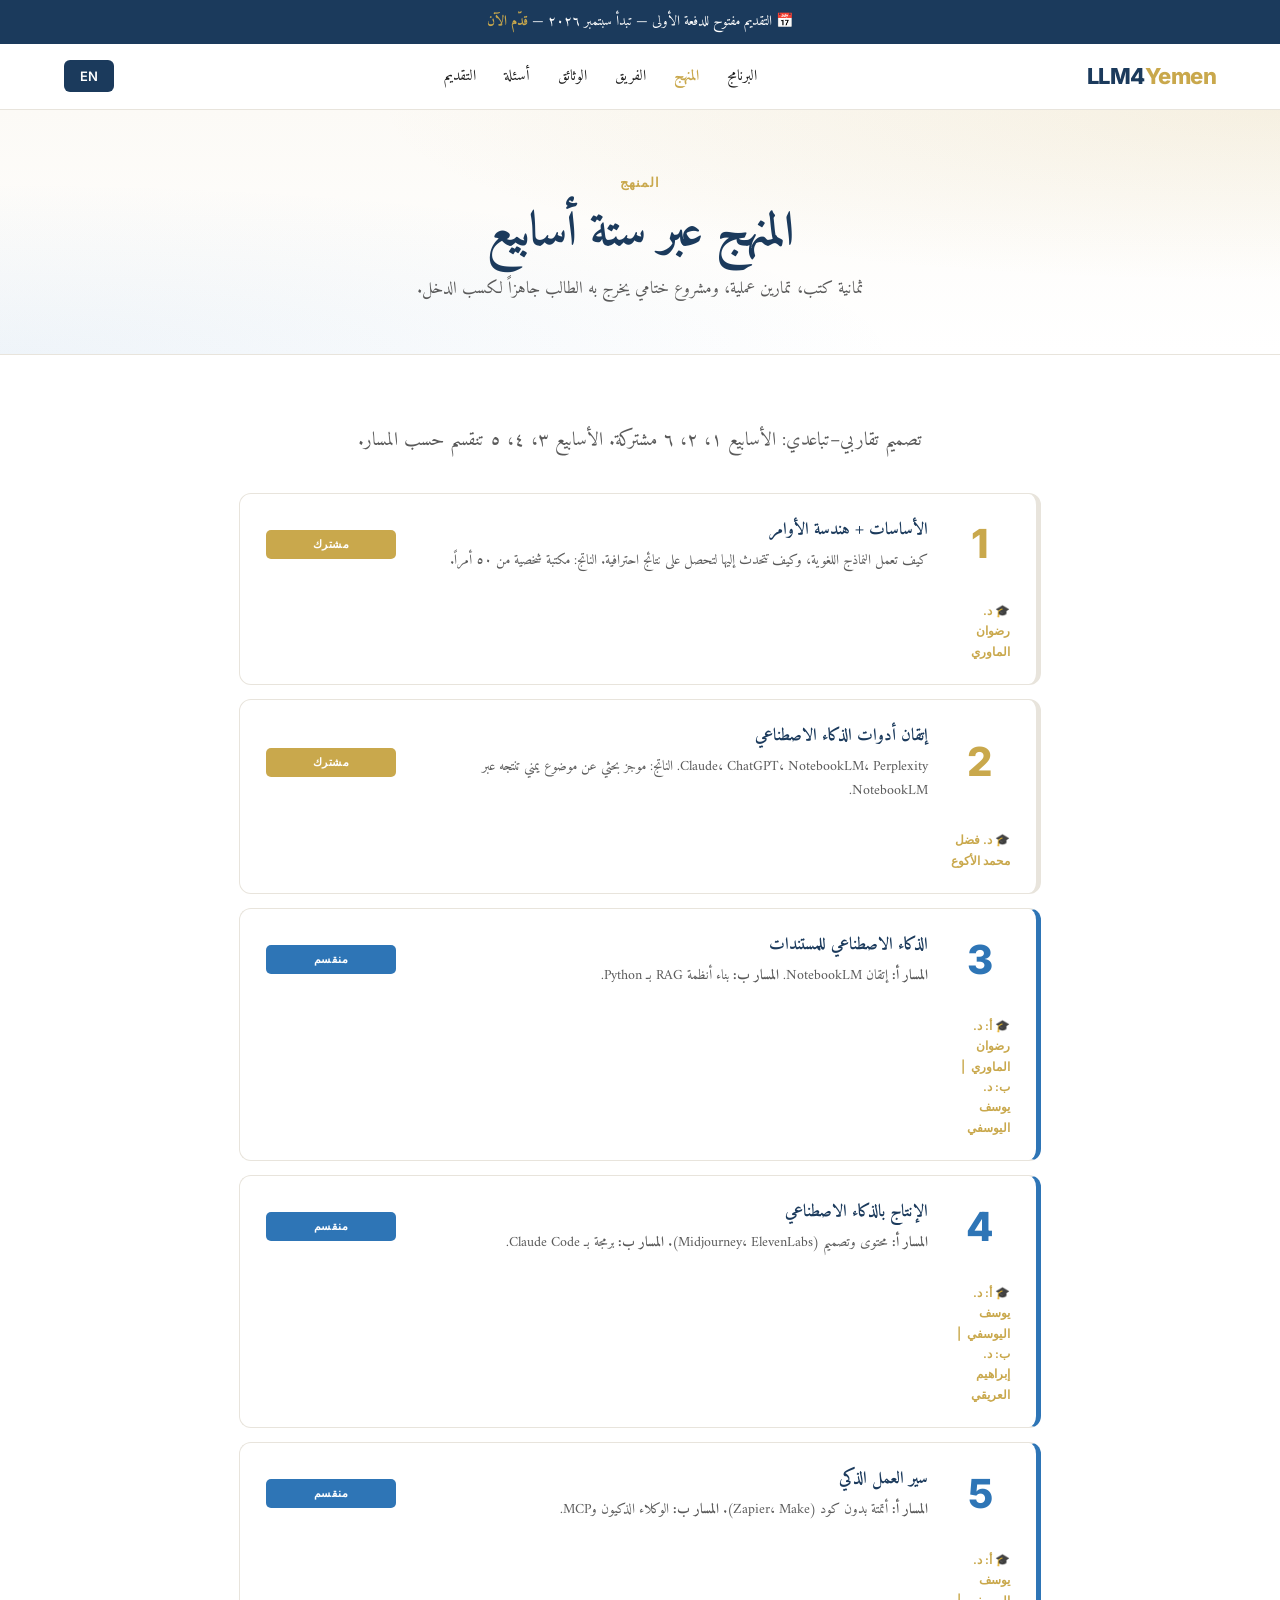
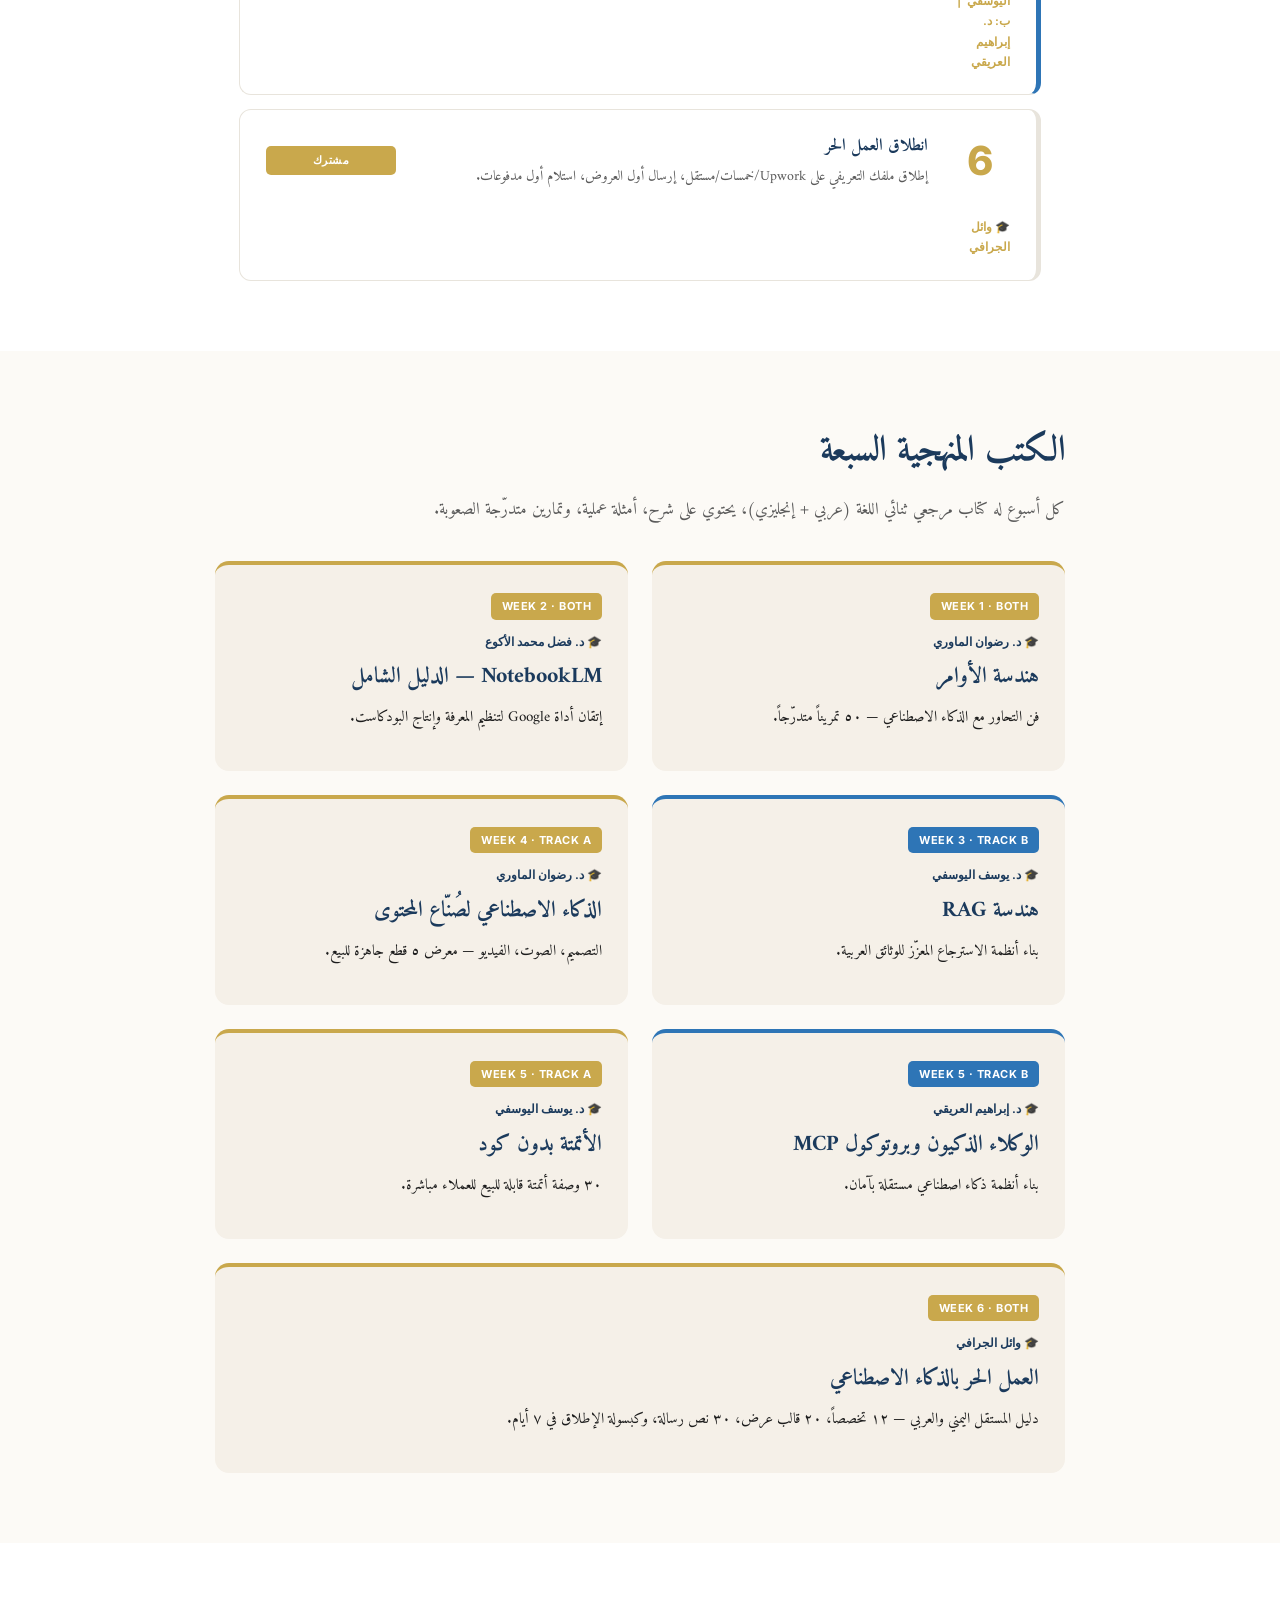
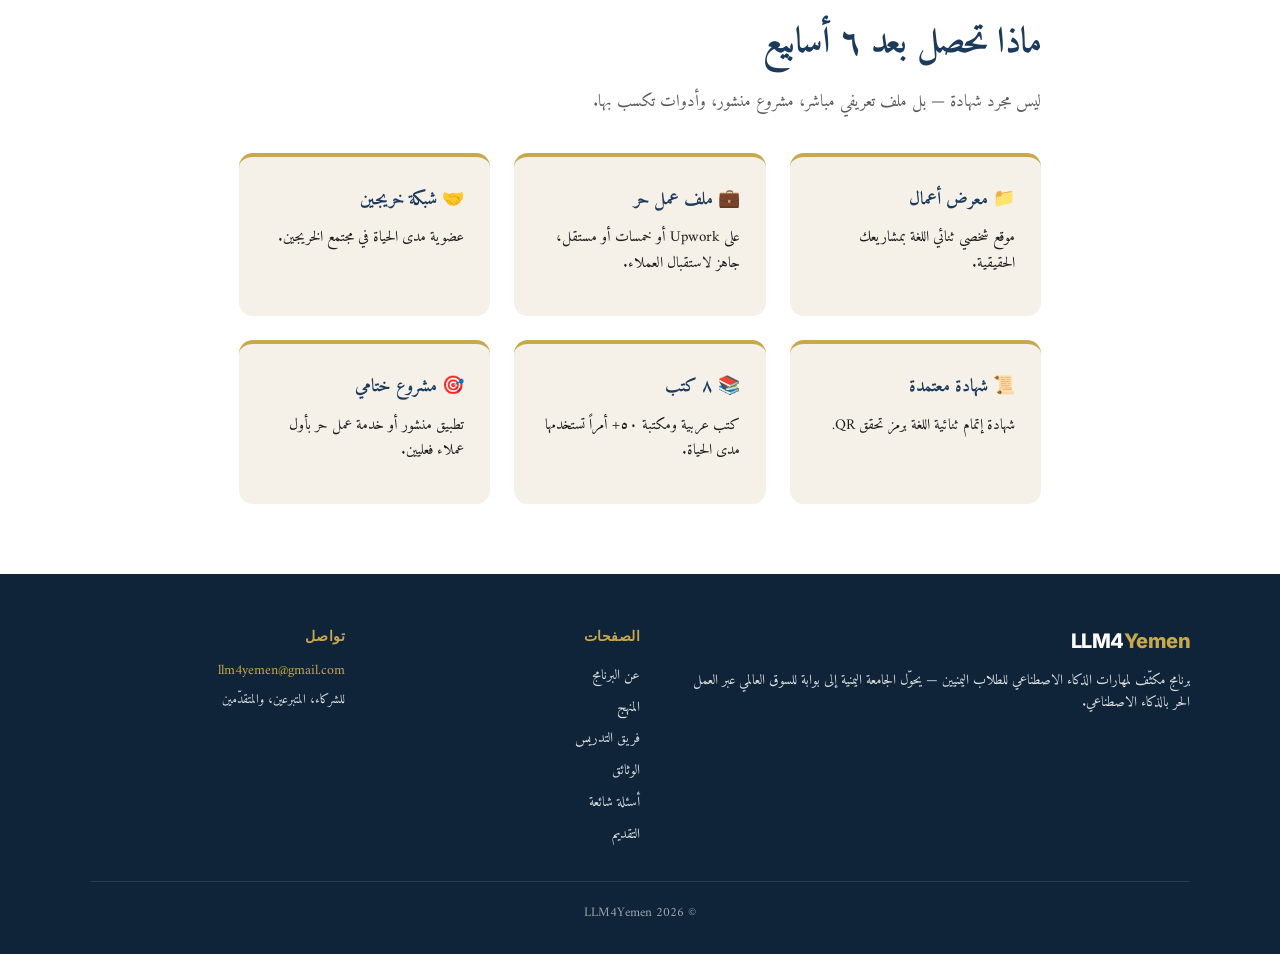
<file: curriculum.html>
<!DOCTYPE html>
<html lang="ar" dir="rtl">
<head>
<meta charset="UTF-8">
<meta name="viewport" content="width=device-width, initial-scale=1.0">
<title>Curriculum · LLM4Yemen</title>
<meta name="description" content="The 6-week LLM4Yemen curriculum: 7 textbooks, hands-on exercises, and a capstone project.">
<meta property="og:title" content="LLM4Yemen 6-Week Curriculum">
<meta property="og:description" content="The 6-week LLM4Yemen curriculum: 7 textbooks, hands-on exercises, and a capstone project.">
<meta property="og:type" content="website">
<link rel="stylesheet" href="fonts.css">
<link rel="stylesheet" href="style.css">
<style>
  .week-instructor {
    font-size: 12px;
    color: #C9A84C;
    font-weight: 600;
    margin-top: 6px;
    font-family: 'Inter', sans-serif;
  }
  .book-instructor {
    font-size: 12px;
    color: #1B3A5C;
    font-weight: 600;
    margin-bottom: 6px;
    font-family: 'Inter', sans-serif;
  }
</style>
</head>
<body data-lang="ar" dir="rtl">

<div class="topbar">
  <span data-ar>📅 التقديم مفتوح للدفعة الأولى — تبدأ سبتمبر ٢٠٢٦ — <a href="apply.html">قدّم الآن</a></span>
  <span data-en>📅 Cohort 1 applications open — starts September 2026 — <a href="apply.html">Apply now</a></span>
</div>

<nav class="nav">
  <div class="nav-inner">
    <a href="index.html" class="logo">LLM4<span>Yemen</span></a>
    <div class="nav-links">
      <a href="program.html" data-ar>البرنامج</a><a href="program.html" data-en>Program</a>
      <a href="curriculum.html" data-ar>المنهج</a><a href="curriculum.html" data-en>Curriculum</a>
      <a href="team.html" data-ar>الفريق</a><a href="team.html" data-en>Team</a>
      <a href="documents.html" data-ar>الوثائق</a><a href="documents.html" data-en>Documents</a>
      <a href="faq.html" data-ar>أسئلة</a><a href="faq.html" data-en>FAQ</a>
      <a href="apply.html" data-ar>التقديم</a><a href="apply.html" data-en>Apply</a>
    </div>
    <button class="lang-toggle" onclick="toggleLang()">
      <span data-ar>EN</span><span data-en>عربي</span>
    </button>
  </div>
</nav>

<section class="page-header">
  <div class="page-header-inner">
    <div class="page-eyebrow">
      <span data-ar>المنهج</span><span data-en>Curriculum</span>
    </div>
    <h1>
      <span data-ar>المنهج عبر ستة أسابيع</span>
      <span data-en>The 6-Week Curriculum</span>
    </h1>
    <p class="page-header-tagline">
      <span data-ar>ثمانية كتب، تمارين عملية، ومشروع ختامي يخرج به الطالب جاهزاً لكسب الدخل.</span>
      <span data-en>Eight textbooks, hands-on exercises, and a capstone that leaves every student ready to earn.</span>
    </p>
  </div>
</section>

<section class="content narrow">
  <p class="section-intro large center">
    <span data-ar>تصميم تقاربي–تباعدي: الأسابيع ١، ٢، ٦ مشتركة. الأسابيع ٣، ٤، ٥ تنقسم حسب المسار.</span>
    <span data-en>Convergent–divergent design: Weeks 1, 2, 6 are shared. Weeks 3, 4, 5 split by track.</span>
  </p>

  <div class="week-grid">
    <div class="week">
      <div class="week-num">1</div>
      <div class="week-content">
        <h4 data-ar>الأساسات + هندسة الأوامر</h4>
        <h4 data-en>Foundations + Prompt Engineering</h4>
        <p data-ar>كيف تعمل النماذج اللغوية، وكيف تتحدث إليها لتحصل على نتائج احترافية. الناتج: مكتبة شخصية من ٥٠ أمراً.</p>
        <p data-en>How LLMs work, and how to talk to them for production-grade results. Output: a 50-prompt personal library.</p>
      </div>
      <div class="week-tag shared" data-ar>مشترك</div>
      <div class="week-tag shared" data-en>SHARED</div>
      <div class="week-instructor" data-ar>🎓 د. رضوان الماوري</div>
      <div class="week-instructor" data-en>🎓 Dr. Redhwan Mawari</div>
    </div>
    <div class="week">
      <div class="week-num">2</div>
      <div class="week-content">
        <h4 data-ar>إتقان أدوات الذكاء الاصطناعي</h4>
        <h4 data-en>AI Tool Fluency</h4>
        <p data-ar>Claude، ChatGPT، NotebookLM، Perplexity. الناتج: موجز بحثي عن موضوع يمني تنتجه عبر NotebookLM.</p>
        <p data-en>Claude, ChatGPT, NotebookLM, Perplexity. Output: a research brief on a Yemeni topic produced with NotebookLM.</p>
      </div>
      <div class="week-tag shared" data-ar>مشترك</div>
      <div class="week-tag shared" data-en>SHARED</div>
      <div class="week-instructor" data-ar>🎓 د. فضل محمد الأكوع</div>
      <div class="week-instructor" data-en>🎓 Dr. Fadhl Alakwaa</div>
    </div>
    <div class="week split">
      <div class="week-num">3</div>
      <div class="week-content">
        <h4 data-ar>الذكاء الاصطناعي للمستندات</h4>
        <h4 data-en>Document AI</h4>
        <p data-ar><strong>المسار أ:</strong> إتقان NotebookLM. <strong>المسار ب:</strong> بناء أنظمة RAG بـ Python.</p>
        <p data-en><strong>Track A:</strong> NotebookLM mastery. <strong>Track B:</strong> building RAG systems with Python.</p>
      </div>
      <div class="week-tag" data-ar>منقسم</div>
      <div class="week-tag" data-en>SPLIT</div>
      <div class="week-instructor" data-ar>🎓 أ: د. رضوان الماوري &nbsp;|&nbsp; ب: د. يوسف اليوسفي</div>
      <div class="week-instructor" data-en>🎓 A: Dr. Redhwan Mawari &nbsp;|&nbsp; B: Dr. Yousif Alyousifi</div>
    </div>
    <div class="week split">
      <div class="week-num">4</div>
      <div class="week-content">
        <h4 data-ar>الإنتاج بالذكاء الاصطناعي</h4>
        <h4 data-en>AI Production</h4>
        <p data-ar><strong>المسار أ:</strong> محتوى وتصميم (Midjourney، ElevenLabs). <strong>المسار ب:</strong> برمجة بـ Claude Code.</p>
        <p data-en><strong>Track A:</strong> content & design (Midjourney, ElevenLabs). <strong>Track B:</strong> AI-assisted coding with Claude Code.</p>
      </div>
      <div class="week-tag" data-ar>منقسم</div>
      <div class="week-tag" data-en>SPLIT</div>
      <div class="week-instructor" data-ar>🎓 أ: د. يوسف اليوسفي &nbsp;|&nbsp; ب: د. إبراهيم العريقي</div>
      <div class="week-instructor" data-en>🎓 A: Dr. Yousif Alyousifi &nbsp;|&nbsp; B: Dr. Ebrahim Alareqi</div>
    </div>
    <div class="week split">
      <div class="week-num">5</div>
      <div class="week-content">
        <h4 data-ar>سير العمل الذكي</h4>
        <h4 data-en>AI Workflows</h4>
        <p data-ar><strong>المسار أ:</strong> أتمتة بدون كود (Zapier، Make). <strong>المسار ب:</strong> الوكلاء الذكيون وMCP.</p>
        <p data-en><strong>Track A:</strong> no-code automation (Zapier, Make). <strong>Track B:</strong> AI agents & MCP.</p>
      </div>
      <div class="week-tag" data-ar>منقسم</div>
      <div class="week-tag" data-en>SPLIT</div>
      <div class="week-instructor" data-ar>🎓 أ: د. يوسف اليوسفي &nbsp;|&nbsp; ب: د. إبراهيم العريقي</div>
      <div class="week-instructor" data-en>🎓 A: Dr. Yousif Alyousifi &nbsp;|&nbsp; B: Dr. Ebrahim Alareqi</div>
    </div>
    <div class="week">
      <div class="week-num">6</div>
      <div class="week-content">
        <h4 data-ar>انطلاق العمل الحر</h4>
        <h4 data-en>Freelance Launch</h4>
        <p data-ar>إطلاق ملفك التعريفي على Upwork/خمسات/مستقل، إرسال أول العروض، استلام أول مدفوعات.</p>
        <p data-en>Launch on Upwork/Khamsat/Mostaql, send your first proposals, set up first payment-receiving methods.</p>
      </div>
      <div class="week-tag shared" data-ar>مشترك</div>
      <div class="week-tag shared" data-en>SHARED</div>
      <div class="week-instructor" data-ar>🎓 وائل الجرافي</div>
      <div class="week-instructor" data-en>🎓 Wail Aljirafi</div>
    </div>
  </div>
</section>

<section class="content narrow" style="background: var(--bg-soft); max-width: none; padding-left: 24px; padding-right: 24px;">
  <div style="max-width: 850px; margin: 0 auto;">
    <h2 class="section-title">
      <span data-ar>الكتب المنهجية السبعة</span>
      <span data-en>The seven textbooks</span>
    </h2>
    <p class="section-intro">
      <span data-ar>كل أسبوع له كتاب مرجعي ثنائي اللغة (عربي + إنجليزي)، يحتوي على شرح، أمثلة عملية، وتمارين متدرّجة الصعوبة.</span>
      <span data-en>Every week has a bilingual reference textbook (Arabic + English) with explanations, worked examples, and graded exercises.</span>
    </p>

    <div class="grid-2">
      <div class="card">
        <div class="card-tag">Week 1 · Both</div>
        <div class="book-instructor" data-ar>🎓 د. رضوان الماوري</div><div class="book-instructor" data-en>🎓 Dr. Redhwan Mawari</div>
        <h3 data-ar>هندسة الأوامر</h3>
        <h3 data-en>Prompt Engineering</h3>
        <p data-ar>فن التحاور مع الذكاء الاصطناعي — ٥٠ تمريناً متدرّجاً.</p>
        <p data-en>The art of communicating with AI — 50 graded exercises.</p>
      </div>
      <div class="card">
        <div class="card-tag">Week 2 · Both</div>
        <div class="book-instructor" data-ar>🎓 د. فضل محمد الأكوع</div><div class="book-instructor" data-en>🎓 Dr. Fadhl Alakwaa</div>
        <h3 data-ar>NotebookLM — الدليل الشامل</h3>
        <h3 data-en>NotebookLM Complete Guide</h3>
        <p data-ar>إتقان أداة Google لتنظيم المعرفة وإنتاج البودكاست.</p>
        <p data-en>Mastering Google's tool for knowledge organization and podcasting.</p>
      </div>
      <div class="card blue">
        <div class="card-tag">Week 3 · Track B</div>
        <div class="book-instructor" data-ar>🎓 د. يوسف اليوسفي</div><div class="book-instructor" data-en>🎓 Dr. Yousif Alyousifi</div>
        <h3 data-ar>هندسة RAG</h3>
        <h3 data-en>RAG Engineering</h3>
        <p data-ar>بناء أنظمة الاسترجاع المعزّز للوثائق العربية.</p>
        <p data-en>Building retrieval-augmented systems for Arabic documents.</p>
      </div>
      <div class="card">
        <div class="card-tag">Week 4 · Track A</div>
        <div class="book-instructor" data-ar>🎓 د. رضوان الماوري</div><div class="book-instructor" data-en>🎓 Dr. Redhwan Mawari</div>
        <h3 data-ar>الذكاء الاصطناعي لصُنّاع المحتوى</h3>
        <h3 data-en>AI for Content Creators</h3>
        <p data-ar>التصميم، الصوت، الفيديو — معرض ٥ قطع جاهزة للبيع.</p>
        <p data-en>Design, audio, video — a 5-piece sellable portfolio.</p>
      </div>
      <div class="card blue">
        <div class="card-tag">Week 5 · Track B</div>
        <div class="book-instructor" data-ar>🎓 د. إبراهيم العريقي</div><div class="book-instructor" data-en>🎓 Dr. Ebrahim Alareqi</div>
        <h3 data-ar>الوكلاء الذكيون وبروتوكول MCP</h3>
        <h3 data-en>AI Agents & MCP</h3>
        <p data-ar>بناء أنظمة ذكاء اصطناعي مستقلة بآمان.</p>
        <p data-en>Building autonomous AI systems safely.</p>
      </div>
      <div class="card">
        <div class="card-tag">Week 5 · Track A</div>
        <div class="book-instructor" data-ar>🎓 د. يوسف اليوسفي</div><div class="book-instructor" data-en>🎓 Dr. Yousif Alyousifi</div>
        <h3 data-ar>الأتمتة بدون كود</h3>
        <h3 data-en>No-Code AI Automation</h3>
        <p data-ar>٣٠ وصفة أتمتة قابلة للبيع للعملاء مباشرة.</p>
        <p data-en>30 client-sellable automation recipes.</p>
      </div>
      <div class="card" style="grid-column: span 2;">
        <div class="card-tag">Week 6 · Both</div>
        <div class="book-instructor" data-ar>🎓 وائل الجرافي</div><div class="book-instructor" data-en>🎓 Wail Aljirafi</div>
        <h3 data-ar>العمل الحر بالذكاء الاصطناعي</h3>
        <h3 data-en>AI-Powered Freelancing</h3>
        <p data-ar>دليل المستقل اليمني والعربي — ١٢ تخصصاً، ٢٠ قالب عرض، ٣٠ نص رسالة، وكبسولة الإطلاق في ٧ أيام.</p>
        <p data-en>The Yemeni and Arab freelancer's guide — 12 specialties, 20 proposal templates, 30 message scripts, and the 7-day launch capstone.</p>
      </div>
    </div>
  </div>
</section>

<section class="content narrow">
  <h2 class="section-title">
    <span data-ar>ماذا تحصل بعد ٦ أسابيع</span>
    <span data-en>What you leave with</span>
  </h2>
  <p class="section-intro">
    <span data-ar>ليس مجرد شهادة — بل ملف تعريفي مباشر، مشروع منشور، وأدوات تكسب بها.</span>
    <span data-en>Not just a certificate — a live profile, a deployed project, and the tools to earn.</span>
  </p>
  <div class="grid-3">
    <div class="card no-hover">
      <h3 style="font-size: 18px;" data-ar>📁 معرض أعمال</h3>
      <h3 style="font-size: 18px;" data-en>📁 A live portfolio</h3>
      <p data-ar>موقع شخصي ثنائي اللغة بمشاريعك الحقيقية.</p>
      <p data-en>A bilingual personal site featuring your real projects.</p>
    </div>
    <div class="card no-hover">
      <h3 style="font-size: 18px;" data-ar>💼 ملف عمل حر</h3>
      <h3 style="font-size: 18px;" data-en>💼 Freelance profile</h3>
      <p data-ar>على Upwork أو خمسات أو مستقل، جاهز لاستقبال العملاء.</p>
      <p data-en>On Upwork, Khamsat, or Mostaql — ready for clients.</p>
    </div>
    <div class="card no-hover">
      <h3 style="font-size: 18px;" data-ar>🤝 شبكة خريجين</h3>
      <h3 style="font-size: 18px;" data-en>🤝 Alumni network</h3>
      <p data-ar>عضوية مدى الحياة في مجتمع الخريجين.</p>
      <p data-en>Lifetime alumni community membership.</p>
    </div>
    <div class="card no-hover">
      <h3 style="font-size: 18px;" data-ar>📜 شهادة معتمدة</h3>
      <h3 style="font-size: 18px;" data-en>📜 Verified certificate</h3>
      <p data-ar>شهادة إتمام ثنائية اللغة برمز تحقق QR.</p>
      <p data-en>Bilingual completion certificate with QR verification.</p>
    </div>
    <div class="card no-hover">
      <h3 style="font-size: 18px;" data-ar>📚 ٨ كتب</h3>
      <h3 style="font-size: 18px;" data-en>📚 7 textbooks</h3>
      <p data-ar>كتب عربية ومكتبة ٥٠+ أمراً تستخدمها مدى الحياة.</p>
      <p data-en>8 Arabic textbooks and a 50+ prompt library for life.</p>
    </div>
    <div class="card no-hover">
      <h3 style="font-size: 18px;" data-ar>🎯 مشروع ختامي</h3>
      <h3 style="font-size: 18px;" data-en>🎯 Capstone project</h3>
      <p data-ar>تطبيق منشور أو خدمة عمل حر بأول عملاء فعليين.</p>
      <p data-en>Deployed app or freelance service with first clients.</p>
    </div>
  </div>
</section>

<footer>
  <div class="footer-inner">
    <div>
      <div class="logo">LLM4<span>Yemen</span></div>
      <p data-ar>برنامج مكثّف لمهارات الذكاء الاصطناعي للطلاب اليمنيين — يحوّل الجامعة اليمنية إلى بوابة للسوق العالمي عبر العمل الحر بالذكاء الاصطناعي.</p>
      <p data-en>An intensive AI skills program for Yemeni undergraduates — turning Yemen's universities into a gateway to the global market through AI-powered freelance work.</p>
    </div>
    <div>
      <h5 data-ar>الصفحات</h5>
      <h5 data-en>Pages</h5>
      <ul>
        <li><a href="program.html" data-ar>عن البرنامج</a><a href="program.html" data-en>About the Program</a></li>
        <li><a href="curriculum.html" data-ar>المنهج</a><a href="curriculum.html" data-en>Curriculum</a></li>
        <li><a href="team.html" data-ar>فريق التدريس</a><a href="team.html" data-en>Teaching Team</a></li>
        <li><a href="documents.html" data-ar>الوثائق</a><a href="documents.html" data-en>Documents</a></li>
        <li><a href="faq.html" data-ar>أسئلة شائعة</a><a href="faq.html" data-en>FAQ</a></li>
        <li><a href="apply.html" data-ar>التقديم</a><a href="apply.html" data-en>Apply</a></li>
      </ul>
    </div>
    <div>
      <h5 data-ar>تواصل</h5>
      <h5 data-en>Contact</h5>
      <p>
        <a href="mailto:llm4yemen@gmail.com">llm4yemen@gmail.com</a>
      </p>
      <p data-ar style="font-size: 13px; margin-top: 8px;">للشركاء، المتبرعين، والمتقدّمين</p>
      <p data-en style="font-size: 13px; margin-top: 8px;">For partners, donors, and applicants</p>
    </div>
  </div>
  <div class="footer-bottom">
    © 2026 LLM4Yemen
  </div>
</footer>

<script src="site.js"></script>
</body>
</html>
</file>
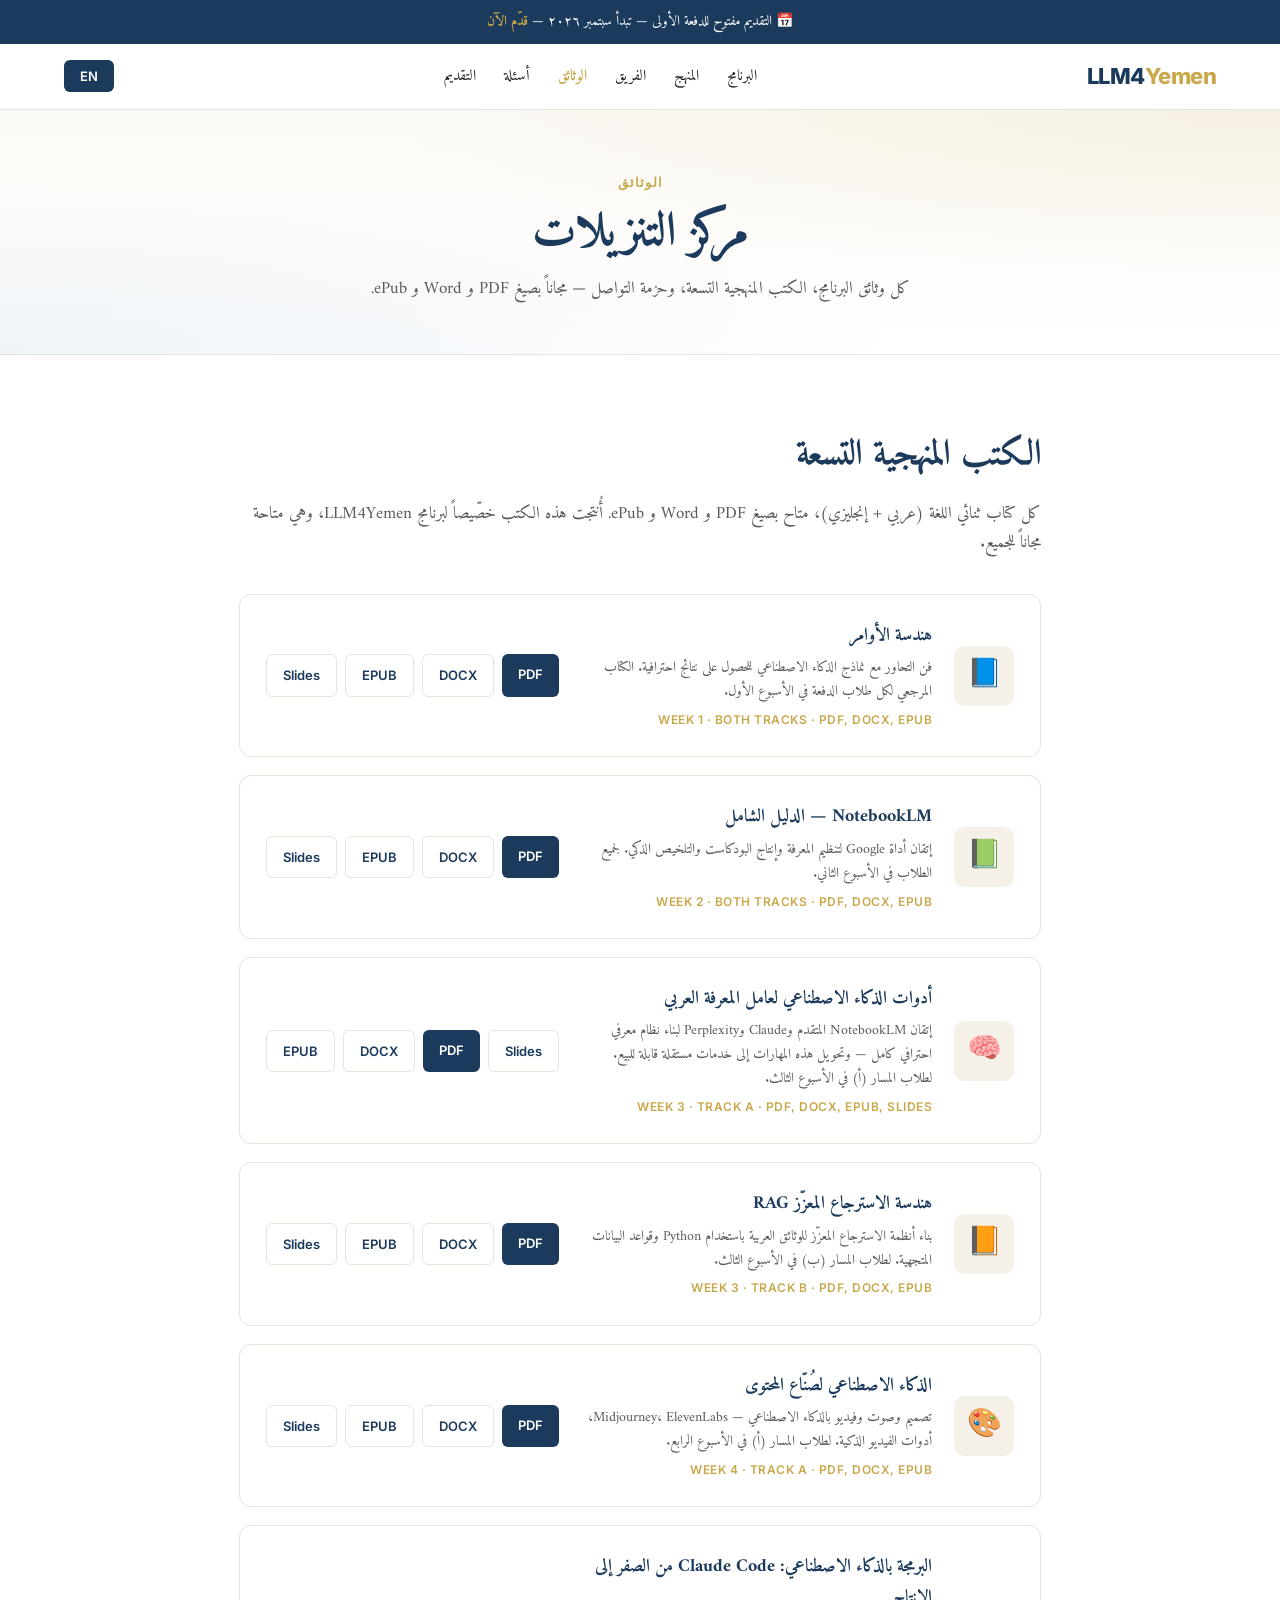
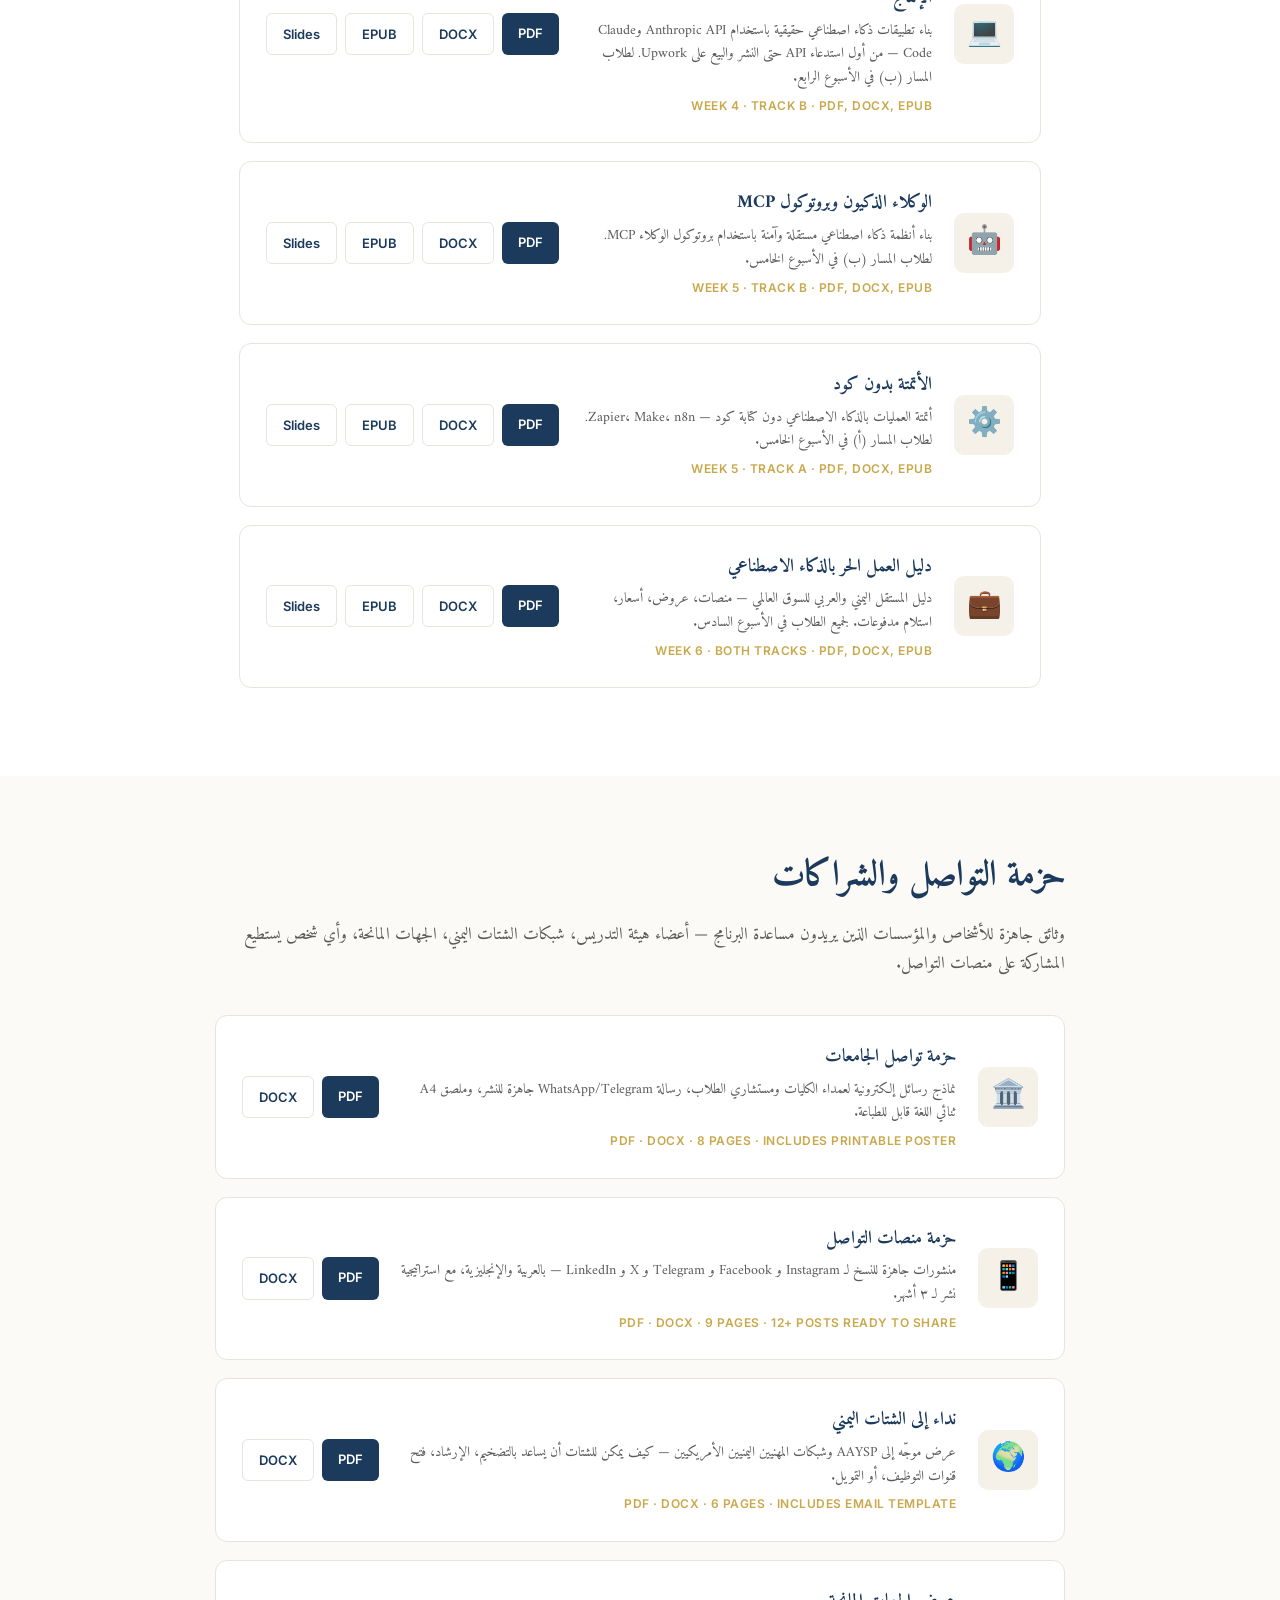
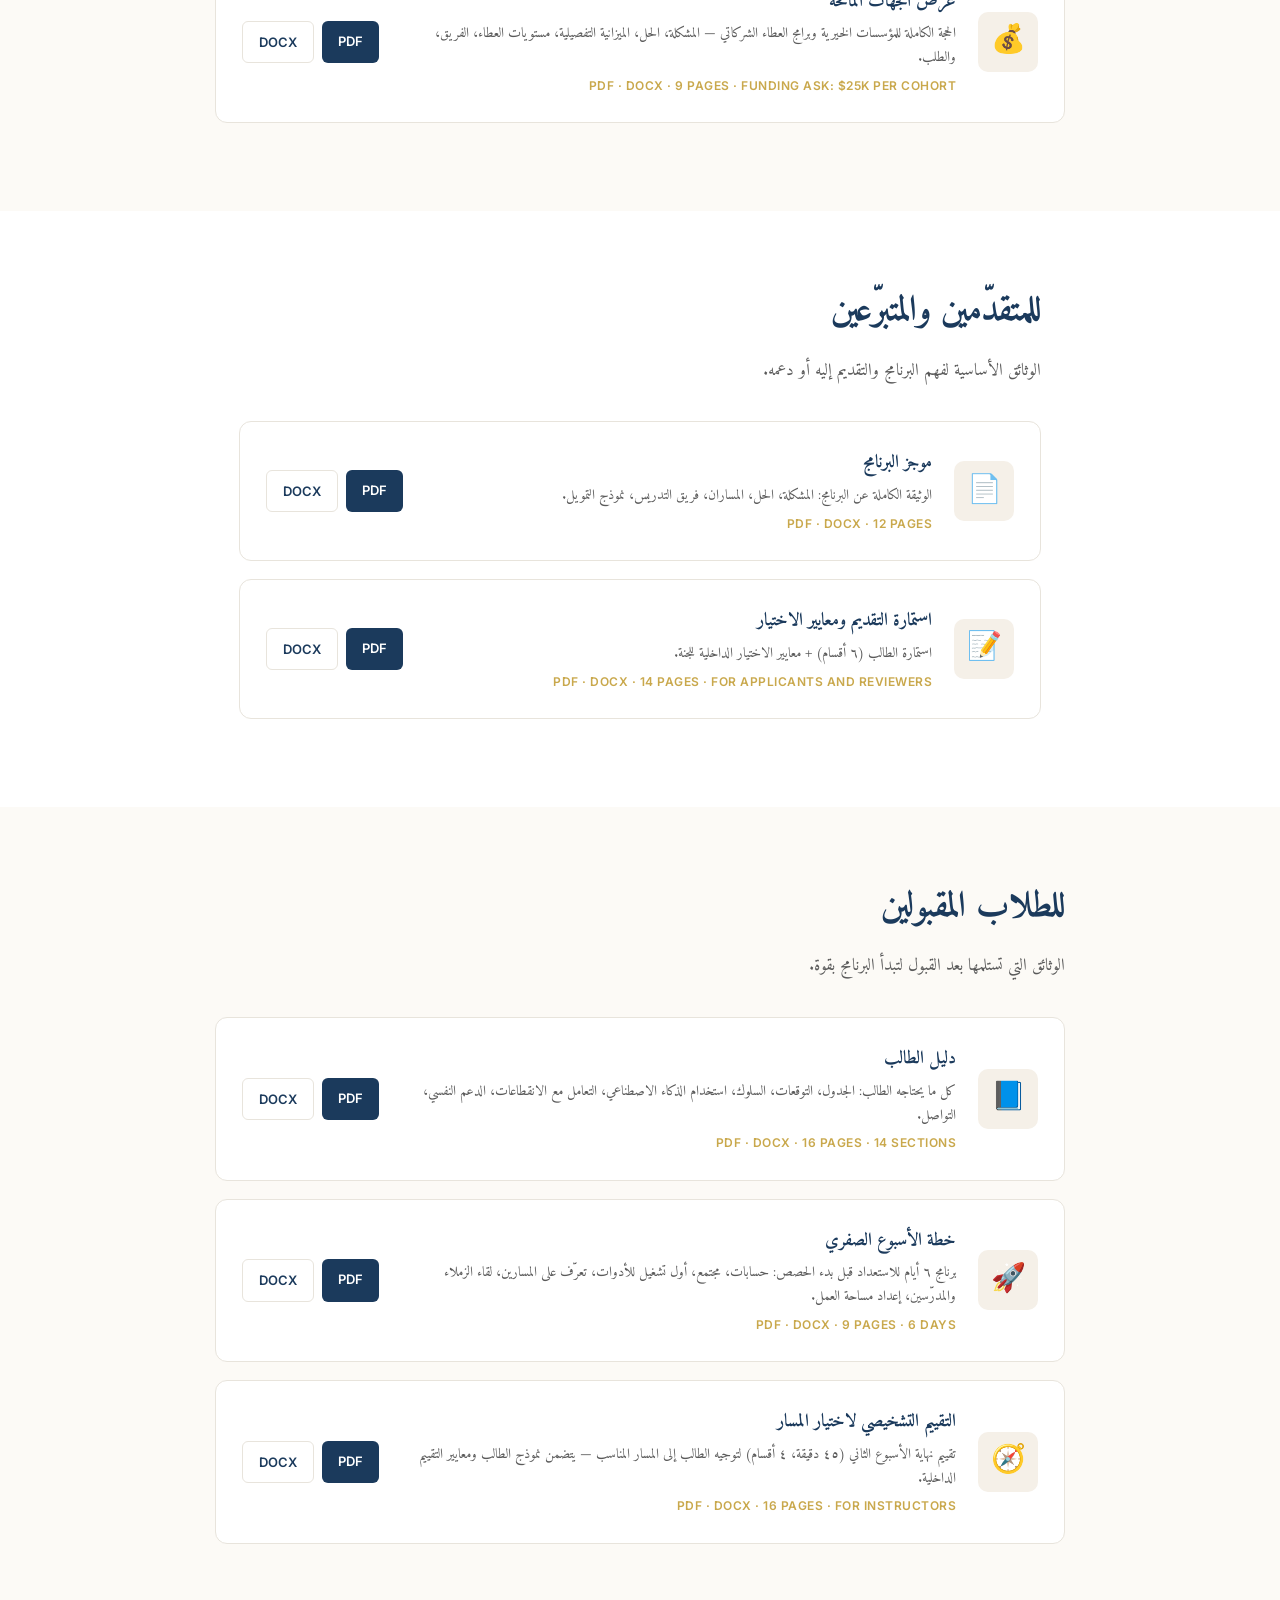
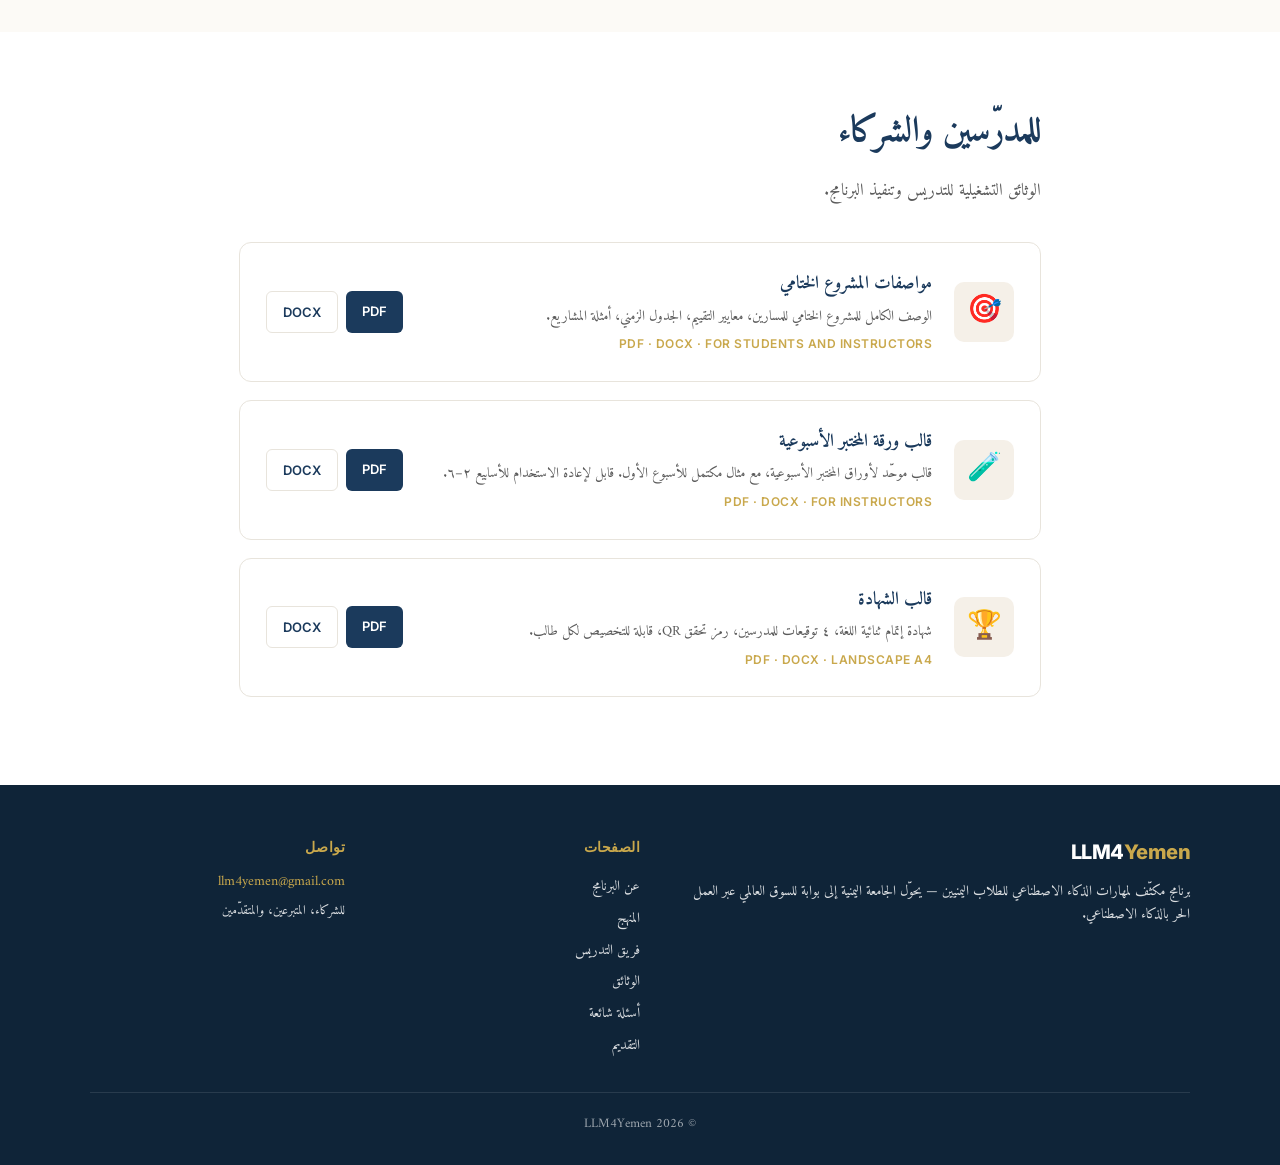
<file: documents.html>
﻿<!DOCTYPE html>
<html lang="ar" dir="rtl">
<head>
<meta charset="UTF-8">
<meta name="viewport" content="width=device-width, initial-scale=1.0">
<title>Documents · LLM4Yemen</title>
<meta name="description" content="Program documents, 8 curriculum textbooks, and outreach kit — all free in PDF, Word, and ePub.">
<meta property="og:title" content="LLM4Yemen Document Center">
<meta property="og:description" content="All program documents, the 8 curriculum textbooks, and the outreach kit — free downloads.">
<meta property="og:type" content="website">
<link rel="stylesheet" href="fonts.css">
<link rel="stylesheet" href="style.css">
</head>
<body data-lang="ar" dir="rtl">

<div class="topbar">
  <span data-ar>📅 التقديم مفتوح للدفعة الأولى — تبدأ سبتمبر ٢٠٢٦ — <a href="apply.html">قدّم الآن</a></span>
  <span data-en>📅 Cohort 1 applications open — starts September 2026 — <a href="apply.html">Apply now</a></span>
</div>

<nav class="nav">
  <div class="nav-inner">
    <a href="index.html" class="logo">LLM4<span>Yemen</span></a>
    <div class="nav-links">
      <a href="program.html" data-ar>البرنامج</a><a href="program.html" data-en>Program</a>
      <a href="curriculum.html" data-ar>المنهج</a><a href="curriculum.html" data-en>Curriculum</a>
      <a href="team.html" data-ar>الفريق</a><a href="team.html" data-en>Team</a>
      <a href="documents.html" data-ar>الوثائق</a><a href="documents.html" data-en>Documents</a>
      <a href="faq.html" data-ar>أسئلة</a><a href="faq.html" data-en>FAQ</a>
      <a href="apply.html" data-ar>التقديم</a><a href="apply.html" data-en>Apply</a>
    </div>
    <button class="lang-toggle" onclick="toggleLang()">
      <span data-ar>EN</span><span data-en>عربي</span>
    </button>
  </div>
</nav>

<section class="page-header">
  <div class="page-header-inner">
    <div class="page-eyebrow">
      <span data-ar>الوثائق</span><span data-en>Documents</span>
    </div>
    <h1>
      <span data-ar>مركز التنزيلات</span>
      <span data-en>Document Center</span>
    </h1>
    <p class="page-header-tagline">
      <span data-ar>كل وثائق البرنامج، الكتب المنهجية التسعة، وحزمة التواصل — مجاناً بصيغ PDF و Word و ePub.</span>
      <span data-en>All program documents, the 9 curriculum textbooks, and the outreach kit — free in PDF, Word, and ePub formats.</span>
    </p>
  </div>
</section>

<!-- ============================================================ -->
<!-- SECTION 1 — Curriculum Textbooks                             -->
<!-- ============================================================ -->
<section class="content narrow">
  <h2 class="section-title">
    <span data-ar>الكتب المنهجية التسعة</span>
    <span data-en>The Nine Curriculum Textbooks</span>
  </h2>
  <p class="section-intro">
    <span data-ar>كل كتاب ثنائي اللغة (عربي + إنجليزي)، متاح بصيغ PDF و Word و ePub. أُنتجت هذه الكتب خصّيصاً لبرنامج LLM4Yemen، وهي متاحة مجاناً للجميع.</span>
    <span data-en>Each textbook is bilingual (Arabic + English), in PDF, Word, and ePub formats. Produced specifically for LLM4Yemen and freely available to all.</span>
  </p>

  <div class="doc-card"><div class="doc-icon">📘</div><div class="doc-info">
    <h4 data-ar>هندسة الأوامر</h4><h4 data-en>Prompt Engineering</h4>
    <p data-ar>فن التحاور مع نماذج الذكاء الاصطناعي للحصول على نتائج احترافية. الكتاب المرجعي لكل طلاب الدفعة في الأسبوع الأول.</p>
    <p data-en>The art of communicating with AI models for production-grade results. Reference textbook for all students in Week 1.</p>
    <div class="doc-meta">Week 1 · Both tracks · PDF, DOCX, EPUB</div>
  </div><div class="doc-actions">
    <a href="docs/10_Prompt_Engineering.pdf" class="doc-btn" target="_blank">PDF</a>
    <a href="docs/10_Prompt_Engineering.docx" class="doc-btn secondary">DOCX</a>
    <a href="docs/10_Prompt_Engineering.epub" class="doc-btn secondary">EPUB</a>
    <a href="docs/Prompt-Engineering-Lecture-EN.pptx" class="doc-btn secondary" target="_blank">Slides</a>
  </div></div>

  <div class="doc-card"><div class="doc-icon">📗</div><div class="doc-info">
    <h4 data-ar>NotebookLM — الدليل الشامل</h4><h4 data-en>NotebookLM — The Complete Guide</h4>
    <p data-ar>إتقان أداة Google لتنظيم المعرفة وإنتاج البودكاست والتلخيص الذكي. لجميع الطلاب في الأسبوع الثاني.</p>
    <p data-en>Mastering Google's tool for knowledge organization, podcasting, and AI-powered summarization. For all students in Week 2.</p>
    <div class="doc-meta">Week 2 · Both tracks · PDF, DOCX, EPUB</div>
  </div><div class="doc-actions">
    <a href="docs/11_NotebookLM_Guide.pdf" class="doc-btn" target="_blank">PDF</a>
    <a href="docs/11_NotebookLM_Guide.docx" class="doc-btn secondary">DOCX</a>
    <a href="docs/11_NotebookLM_Guide.epub" class="doc-btn secondary">EPUB</a>
    <a href="docs/Week2-NotebookLM-Complete-Guide.pptx" class="doc-btn secondary" target="_blank">Slides</a>
  </div></div>

  <div class="doc-card"><div class="doc-icon">🧠</div><div class="doc-info">
    <h4 data-ar>أدوات الذكاء الاصطناعي لعامل المعرفة العربي</h4><h4 data-en>AI Tools for the Arabic Knowledge Worker</h4>
    <p data-ar>إتقان NotebookLM المتقدم وClaude وPerplexity لبناء نظام معرفي احترافي كامل — وتحويل هذه المهارات إلى خدمات مستقلة قابلة للبيع. لطلاب المسار (أ) في الأسبوع الثالث.</p>
    <p data-en>Mastering advanced NotebookLM, Claude, and Perplexity to build a complete professional knowledge system — and turning these skills into sellable freelance services. Track A students, Week 3.</p>
    <div class="doc-meta">Week 3 · Track A · PDF, DOCX, EPUB, Slides</div>
  </div><div class="doc-actions">
    <a href="docs/Week3-TrackA-AI-Tools-Arabic-Knowledge-Worker.pptx" class="doc-btn secondary" target="_blank">Slides</a>
    <a href="docs/ai-tools-arabic-knowledge-worker.pdf" class="doc-btn" target="_blank">PDF</a>
    <a href="docs/ai-tools-arabic-knowledge-worker.docx" class="doc-btn secondary">DOCX</a>
    <a href="docs/ai-tools-arabic-knowledge-worker.epub" class="doc-btn secondary">EPUB</a>
  </div></div>

  <div class="doc-card"><div class="doc-icon">📙</div><div class="doc-info">
    <h4 data-ar>هندسة الاسترجاع المعزّز RAG</h4><h4 data-en>RAG Engineering</h4>
    <p data-ar>بناء أنظمة الاسترجاع المعزّز للوثائق العربية باستخدام Python وقواعد البيانات المتجهية. لطلاب المسار (ب) في الأسبوع الثالث.</p>
    <p data-en>Building retrieval-augmented systems for Arabic documents using Python and vector databases. Track B students, Week 3.</p>
    <div class="doc-meta">Week 3 · Track B · PDF, DOCX, EPUB</div>
  </div><div class="doc-actions">
    <a href="docs/12_RAG_Engineering.pdf" class="doc-btn" target="_blank">PDF</a>
    <a href="docs/12_RAG_Engineering.docx" class="doc-btn secondary">DOCX</a>
    <a href="docs/12_RAG_Engineering.epub" class="doc-btn secondary">EPUB</a>
    <a href="docs/RAG-Engineering-Lecture-Bilingual.pptx" class="doc-btn secondary" target="_blank">Slides</a>
  </div></div>

  <div class="doc-card"><div class="doc-icon">🎨</div><div class="doc-info">
    <h4 data-ar>الذكاء الاصطناعي لصُنّاع المحتوى</h4><h4 data-en>AI for Content Creators</h4>
    <p data-ar>تصميم وصوت وفيديو بالذكاء الاصطناعي — Midjourney، ElevenLabs، أدوات الفيديو الذكية. لطلاب المسار (أ) في الأسبوع الرابع.</p>
    <p data-en>AI-powered design, audio, and video — Midjourney, ElevenLabs, AI video tools. Track A students, Week 4.</p>
    <div class="doc-meta">Week 4 · Track A · PDF, DOCX, EPUB</div>
  </div><div class="doc-actions">
    <a href="docs/13_AI_Content_Creators.pdf" class="doc-btn" target="_blank">PDF</a>
    <a href="docs/13_AI_Content_Creators.docx" class="doc-btn secondary">DOCX</a>
    <a href="docs/13_AI_Content_Creators.epub" class="doc-btn secondary">EPUB</a>
    <a href="docs/AI-Content-Creators-Lecture-Bilingual.pptx" class="doc-btn secondary" target="_blank">Slides</a>
  </div></div>

  <div class="doc-card"><div class="doc-icon">💻</div><div class="doc-info">
    <h4 data-ar>البرمجة بالذكاء الاصطناعي: Claude Code من الصفر إلى الإنتاج</h4><h4 data-en>AI-Assisted Coding with Claude Code: From Zero to Deployed</h4>
    <p data-ar>بناء تطبيقات ذكاء اصطناعي حقيقية باستخدام Anthropic API وClaude Code — من أول استدعاء API حتى النشر والبيع على Upwork. لطلاب المسار (ب) في الأسبوع الرابع.</p>
    <p data-en>Building real AI applications using the Anthropic API and Claude Code — from your first API call to deployment and selling on Upwork. Track B students, Week 4.</p>
    <div class="doc-meta">Week 4 · Track B · PDF, DOCX, EPUB</div>
  </div><div class="doc-actions">
    <a href="docs/claude-code-from-zero-to-deployed.pdf" class="doc-btn" target="_blank">PDF</a>
    <a href="docs/claude-code-from-zero-to-deployed.docx" class="doc-btn secondary">DOCX</a>
    <a href="docs/claude-code-from-zero-to-deployed.epub" class="doc-btn secondary">EPUB</a>
    <a href="docs/Week4-TrackB-Claude-Code-From-Zero-to-Deployed.pptx" class="doc-btn secondary" target="_blank">Slides</a>
  </div></div>

  <div class="doc-card"><div class="doc-icon">🤖</div><div class="doc-info">
    <h4 data-ar>الوكلاء الذكيون وبروتوكول MCP</h4><h4 data-en>AI Agents and MCP</h4>
    <p data-ar>بناء أنظمة ذكاء اصطناعي مستقلة وآمنة باستخدام بروتوكول الوكلاء MCP. لطلاب المسار (ب) في الأسبوع الخامس.</p>
    <p data-en>Building autonomous and safe AI systems using the Model Context Protocol. Track B students, Week 5.</p>
    <div class="doc-meta">Week 5 · Track B · PDF, DOCX, EPUB</div>
  </div><div class="doc-actions">
    <a href="docs/14_AI_Agents_MCP.pdf" class="doc-btn" target="_blank">PDF</a>
    <a href="docs/14_AI_Agents_MCP.docx" class="doc-btn secondary">DOCX</a>
    <a href="docs/14_AI_Agents_MCP.epub" class="doc-btn secondary">EPUB</a>
    <a href="docs/AI-Agents-MCP-Lecture-Bilingual.pptx" class="doc-btn secondary" target="_blank">Slides</a>
  </div></div>

  <div class="doc-card"><div class="doc-icon">⚙️</div><div class="doc-info">
    <h4 data-ar>الأتمتة بدون كود</h4><h4 data-en>No-Code AI Automation</h4>
    <p data-ar>أتمتة العمليات بالذكاء الاصطناعي دون كتابة كود — Zapier، Make، n8n. لطلاب المسار (أ) في الأسبوع الخامس.</p>
    <p data-en>AI workflow automation without code — Zapier, Make, n8n. Track A students, Week 5.</p>
    <div class="doc-meta">Week 5 · Track A · PDF, DOCX, EPUB</div>
  </div><div class="doc-actions">
    <a href="docs/15_No_Code_AI_Automation.pdf" class="doc-btn" target="_blank">PDF</a>
    <a href="docs/15_No_Code_AI_Automation.docx" class="doc-btn secondary">DOCX</a>
    <a href="docs/15_No_Code_AI_Automation.epub" class="doc-btn secondary">EPUB</a>
    <a href="docs/No-Code-AI-Automation-Lecture-Bilingual.pptx" class="doc-btn secondary" target="_blank">Slides</a>
  </div></div>

  <div class="doc-card"><div class="doc-icon">💼</div><div class="doc-info">
    <h4 data-ar>دليل العمل الحر بالذكاء الاصطناعي</h4><h4 data-en>AI Freelancing Guide</h4>
    <p data-ar>دليل المستقل اليمني والعربي للسوق العالمي — منصات، عروض، أسعار، استلام مدفوعات. لجميع الطلاب في الأسبوع السادس.</p>
    <p data-en>The Yemeni and Arab freelancer's guide to the global market — platforms, proposals, pricing, payment workflows. For all students in Week 6.</p>
    <div class="doc-meta">Week 6 · Both tracks · PDF, DOCX, EPUB</div>
  </div><div class="doc-actions">
    <a href="docs/16_AI_Freelancing_Guide.pdf" class="doc-btn" target="_blank">PDF</a>
    <a href="docs/16_AI_Freelancing_Guide.docx" class="doc-btn secondary">DOCX</a>
    <a href="docs/16_AI_Freelancing_Guide.epub" class="doc-btn secondary">EPUB</a>
    <a href="docs/AI-Freelancing-Lecture-Bilingual.pptx" class="doc-btn secondary" target="_blank">Slides</a>
  </div></div>
</section>

<!-- ============================================================ -->
<!-- SECTION 2 — Outreach Kit (NEW)                               -->
<!-- ============================================================ -->
<section class="content narrow" style="background: var(--bg-soft); max-width: none; padding-left: 24px; padding-right: 24px;">
  <div style="max-width: 850px; margin: 0 auto;">
    <h2 class="section-title">
      <span data-ar>حزمة التواصل والشراكات</span>
      <span data-en>Outreach and Partnerships Kit</span>
    </h2>
    <p class="section-intro">
      <span data-ar>وثائق جاهزة للأشخاص والمؤسسات الذين يريدون مساعدة البرنامج — أعضاء هيئة التدريس، شبكات الشتات اليمني، الجهات المانحة، وأي شخص يستطيع المشاركة على منصات التواصل.</span>
      <span data-en>Ready-to-use documents for people and organizations who want to help — university faculty, Yemeni diaspora networks, donors, and anyone who can share on social platforms.</span>
    </p>

    <div class="doc-card"><div class="doc-icon">🏛️</div><div class="doc-info">
      <h4 data-ar>حزمة تواصل الجامعات</h4><h4 data-en>University Outreach Kit</h4>
      <p data-ar>نماذج رسائل إلكترونية لعمداء الكليات ومستشاري الطلاب، رسالة WhatsApp/Telegram جاهزة للنشر، وملصق A4 ثنائي اللغة قابل للطباعة.</p>
      <p data-en>Email templates for deans and student advisors, ready-to-share WhatsApp/Telegram messages, and a printable bilingual A4 poster.</p>
      <div class="doc-meta">PDF · DOCX · 8 pages · Includes printable poster</div>
    </div><div class="doc-actions">
      <a href="docs/17_University_Outreach_Kit.pdf" class="doc-btn" target="_blank">PDF</a>
      <a href="docs/17_University_Outreach_Kit.docx" class="doc-btn secondary">DOCX</a>
    </div></div>

    <div class="doc-card"><div class="doc-icon">📱</div><div class="doc-info">
      <h4 data-ar>حزمة منصات التواصل</h4><h4 data-en>Social Media Kit</h4>
      <p data-ar>منشورات جاهزة للنسخ لـ Instagram و Facebook و Telegram و X و LinkedIn — بالعربية والإنجليزية، مع استراتيجية نشر لـ ٣ أشهر.</p>
      <p data-en>Ready-to-copy posts for Instagram, Facebook, Telegram, X, and LinkedIn — in Arabic and English, with a 3-month posting strategy.</p>
      <div class="doc-meta">PDF · DOCX · 9 pages · 12+ posts ready to share</div>
    </div><div class="doc-actions">
      <a href="docs/18_Social_Media_Kit.pdf" class="doc-btn" target="_blank">PDF</a>
      <a href="docs/18_Social_Media_Kit.docx" class="doc-btn secondary">DOCX</a>
    </div></div>

    <div class="doc-card"><div class="doc-icon">🌍</div><div class="doc-info">
      <h4 data-ar>نداء إلى الشتات اليمني</h4><h4 data-en>An Invitation to the Yemeni Diaspora</h4>
      <p data-ar>عرض موجّه إلى AAYSP وشبكات المهنيين اليمنيين الأمريكيين — كيف يمكن للشتات أن يساعد بالتضخيم، الإرشاد، فتح قنوات التوظيف، أو التمويل.</p>
      <p data-en>A pitch for AAYSP and Yemeni-American professional networks — how the diaspora can help via amplification, mentorship, hiring pipelines, or funding.</p>
      <div class="doc-meta">PDF · DOCX · 6 pages · Includes email template</div>
    </div><div class="doc-actions">
      <a href="docs/19_Diaspora_Networks_Pitch.pdf" class="doc-btn" target="_blank">PDF</a>
      <a href="docs/19_Diaspora_Networks_Pitch.docx" class="doc-btn secondary">DOCX</a>
    </div></div>

    <div class="doc-card"><div class="doc-icon">💰</div><div class="doc-info">
      <h4 data-ar>عرض الجهات المانحة</h4><h4 data-en>Donor Pitch</h4>
      <p data-ar>الحجة الكاملة للمؤسسات الخيرية وبرامج العطاء الشركاتي — المشكلة، الحل، الميزانية التفصيلية، مستويات العطاء، الفريق، والطلب.</p>
      <p data-en>The full case for foundations and corporate giving programs — problem, solution, detailed budget, giving tiers, team, and the ask.</p>
      <div class="doc-meta">PDF · DOCX · 9 pages · Funding ask: $25K per cohort</div>
    </div><div class="doc-actions">
      <a href="docs/20_Donor_Pitch.pdf" class="doc-btn" target="_blank">PDF</a>
      <a href="docs/20_Donor_Pitch.docx" class="doc-btn secondary">DOCX</a>
    </div></div>
  </div>
</section>

<!-- ============================================================ -->
<!-- SECTION 3 — For applicants and donors                        -->
<!-- ============================================================ -->
<section class="content narrow">
  <h2 class="section-title">
    <span data-ar>للمتقدّمين والمتبرّعين</span>
    <span data-en>For applicants and donors</span>
  </h2>
  <p class="section-intro">
    <span data-ar>الوثائق الأساسية لفهم البرنامج والتقديم إليه أو دعمه.</span>
    <span data-en>The core documents for understanding, applying to, or supporting the program.</span>
  </p>

  <div class="doc-card"><div class="doc-icon">📄</div><div class="doc-info">
    <h4 data-ar>موجز البرنامج</h4><h4 data-en>Program Brief</h4>
    <p data-ar>الوثيقة الكاملة عن البرنامج: المشكلة، الحل، المساران، فريق التدريس، نموذج التمويل.</p>
    <p data-en>The full program document: problem, solution, two tracks, teaching team, funding model.</p>
    <div class="doc-meta">PDF · DOCX · 12 pages</div>
  </div><div class="doc-actions">
    <a href="docs/03_Program_Brief.pdf" class="doc-btn" target="_blank">PDF</a>
    <a href="docs/03_Program_Brief.docx" class="doc-btn secondary">DOCX</a>
  </div></div>

  <div class="doc-card"><div class="doc-icon">📝</div><div class="doc-info">
    <h4 data-ar>استمارة التقديم ومعايير الاختيار</h4><h4 data-en>Application Form & Selection Rubric</h4>
    <p data-ar>استمارة الطالب (٦ أقسام) + معايير الاختيار الداخلية للجنة.</p>
    <p data-en>Student application (6 sections) + internal selection rubric for the committee.</p>
    <div class="doc-meta">PDF · DOCX · 14 pages · For applicants and reviewers</div>
  </div><div class="doc-actions">
    <a href="docs/04_Application_Form_and_Rubric.pdf" class="doc-btn" target="_blank">PDF</a>
    <a href="docs/04_Application_Form_and_Rubric.docx" class="doc-btn secondary">DOCX</a>
  </div></div>
</section>

<!-- ============================================================ -->
<!-- SECTION 4 — For accepted students                            -->
<!-- ============================================================ -->
<section class="content narrow" style="background: var(--bg-soft); max-width: none; padding-left: 24px; padding-right: 24px;">
  <div style="max-width: 850px; margin: 0 auto;">
    <h2 class="section-title">
      <span data-ar>للطلاب المقبولين</span>
      <span data-en>For accepted students</span>
    </h2>
    <p class="section-intro">
      <span data-ar>الوثائق التي تستلمها بعد القبول لتبدأ البرنامج بقوة.</span>
      <span data-en>The documents you receive after acceptance to start the program strong.</span>
    </p>

    <div class="doc-card"><div class="doc-icon">📘</div><div class="doc-info">
      <h4 data-ar>دليل الطالب</h4><h4 data-en>Student Handbook</h4>
      <p data-ar>كل ما يحتاجه الطالب: الجدول، التوقعات، السلوك، استخدام الذكاء الاصطناعي، التعامل مع الانقطاعات، الدعم النفسي، التواصل.</p>
      <p data-en>Everything a student needs: schedule, expectations, conduct, AI use policy, infrastructure challenges, mental health support, contacts.</p>
      <div class="doc-meta">PDF · DOCX · 16 pages · 14 sections</div>
    </div><div class="doc-actions">
      <a href="docs/07_Student_Handbook.pdf" class="doc-btn" target="_blank">PDF</a>
      <a href="docs/07_Student_Handbook.docx" class="doc-btn secondary">DOCX</a>
    </div></div>

    <div class="doc-card"><div class="doc-icon">🚀</div><div class="doc-info">
      <h4 data-ar>خطة الأسبوع الصفري</h4><h4 data-en>Week 0 Onboarding Plan</h4>
      <p data-ar>برنامج ٦ أيام للاستعداد قبل بدء الحصص: حسابات، مجتمع، أول تشغيل للأدوات، تعرّف على المسارين، لقاء الزملاء والمدرّسين، إعداد مساحة العمل.</p>
      <p data-en>A 6-day prep program before classes start: accounts, community, tool first-runs, track preview, meeting peers and instructors, workspace setup.</p>
      <div class="doc-meta">PDF · DOCX · 9 pages · 6 days</div>
    </div><div class="doc-actions">
      <a href="docs/09_Week_0_Onboarding.pdf" class="doc-btn" target="_blank">PDF</a>
      <a href="docs/09_Week_0_Onboarding.docx" class="doc-btn secondary">DOCX</a>
    </div></div>

    <div class="doc-card"><div class="doc-icon">🧭</div><div class="doc-info">
      <h4 data-ar>التقييم التشخيصي لاختيار المسار</h4><h4 data-en>Diagnostic Test for Track Placement</h4>
      <p data-ar>تقييم نهاية الأسبوع الثاني (٤٥ دقيقة، ٤ أقسام) لتوجيه الطالب إلى المسار المناسب — يتضمن نموذج الطالب ومعايير التقييم الداخلية.</p>
      <p data-en>End-of-Week-2 placement test (45 minutes, 4 sections) to route students into the right track — includes student form and internal scoring rubric.</p>
      <div class="doc-meta">PDF · DOCX · 16 pages · For instructors</div>
    </div><div class="doc-actions">
      <a href="docs/06_Diagnostic_Test.pdf" class="doc-btn" target="_blank">PDF</a>
      <a href="docs/06_Diagnostic_Test.docx" class="doc-btn secondary">DOCX</a>
    </div></div>
  </div>
</section>

<!-- ============================================================ -->
<!-- SECTION 5 — For instructors and partners                     -->
<!-- ============================================================ -->
<section class="content narrow">
  <h2 class="section-title">
    <span data-ar>للمدرّسين والشركاء</span>
    <span data-en>For instructors and partners</span>
  </h2>
  <p class="section-intro">
    <span data-ar>الوثائق التشغيلية للتدريس وتنفيذ البرنامج.</span>
    <span data-en>Operational documents for teaching and running the program.</span>
  </p>

  <div class="doc-card"><div class="doc-icon">🎯</div><div class="doc-info">
    <h4 data-ar>مواصفات المشروع الختامي</h4><h4 data-en>Capstone Project Specification</h4>
    <p data-ar>الوصف الكامل للمشروع الختامي للمسارين، معايير التقييم، الجدول الزمني، أمثلة المشاريع.</p>
    <p data-en>Full capstone project specification for both tracks, evaluation rubrics, timeline, project examples.</p>
    <div class="doc-meta">PDF · DOCX · For students and instructors</div>
  </div><div class="doc-actions">
    <a href="docs/01_Capstone_Specification.pdf" class="doc-btn" target="_blank">PDF</a>
    <a href="docs/01_Capstone_Specification.docx" class="doc-btn secondary">DOCX</a>
  </div></div>

  <div class="doc-card"><div class="doc-icon">🧪</div><div class="doc-info">
    <h4 data-ar>قالب ورقة المختبر الأسبوعية</h4><h4 data-en>Lab Worksheet Template</h4>
    <p data-ar>قالب موحّد لأوراق المختبر الأسبوعية، مع مثال مكتمل للأسبوع الأول. قابل لإعادة الاستخدام للأسابيع ٢–٦.</p>
    <p data-en>Standard template for weekly lab worksheets with a fully worked Week 1 example. Reusable for Weeks 2–6.</p>
    <div class="doc-meta">PDF · DOCX · For instructors</div>
  </div><div class="doc-actions">
    <a href="docs/02_Lab_Worksheet_Template.pdf" class="doc-btn" target="_blank">PDF</a>
    <a href="docs/02_Lab_Worksheet_Template.docx" class="doc-btn secondary">DOCX</a>
  </div></div>

  <div class="doc-card"><div class="doc-icon">🏆</div><div class="doc-info">
    <h4 data-ar>قالب الشهادة</h4><h4 data-en>Certificate Template</h4>
    <p data-ar>شهادة إتمام ثنائية اللغة، ٤ توقيعات للمدرسين، رمز تحقق QR، قابلة للتخصيص لكل طالب.</p>
    <p data-en>Bilingual completion certificate, 4 instructor signatures, QR verification code, customizable per student.</p>
    <div class="doc-meta">PDF · DOCX · Landscape A4</div>
  </div><div class="doc-actions">
    <a href="docs/08_Certificate_Template.pdf" class="doc-btn" target="_blank">PDF</a>
    <a href="docs/08_Certificate_Template.docx" class="doc-btn secondary">DOCX</a>
  </div></div>
</section>

<footer>
  <div class="footer-inner">
    <div>
      <div class="logo">LLM4<span>Yemen</span></div>
      <p data-ar>برنامج مكثّف لمهارات الذكاء الاصطناعي للطلاب اليمنيين — يحوّل الجامعة اليمنية إلى بوابة للسوق العالمي عبر العمل الحر بالذكاء الاصطناعي.</p>
      <p data-en>An intensive AI skills program for Yemeni undergraduates — turning Yemen's universities into a gateway to the global market through AI-powered freelance work.</p>
    </div>
    <div>
      <h5 data-ar>الصفحات</h5>
      <h5 data-en>Pages</h5>
      <ul>
        <li><a href="program.html" data-ar>عن البرنامج</a><a href="program.html" data-en>About the Program</a></li>
        <li><a href="curriculum.html" data-ar>المنهج</a><a href="curriculum.html" data-en>Curriculum</a></li>
        <li><a href="team.html" data-ar>فريق التدريس</a><a href="team.html" data-en>Teaching Team</a></li>
        <li><a href="documents.html" data-ar>الوثائق</a><a href="documents.html" data-en>Documents</a></li>
        <li><a href="faq.html" data-ar>أسئلة شائعة</a><a href="faq.html" data-en>FAQ</a></li>
        <li><a href="apply.html" data-ar>التقديم</a><a href="apply.html" data-en>Apply</a></li>
      </ul>
    </div>
    <div>
      <h5 data-ar>تواصل</h5>
      <h5 data-en>Contact</h5>
      <p>
        <a href="mailto:llm4yemen@gmail.com">llm4yemen@gmail.com</a>
      </p>
      <p data-ar style="font-size: 13px; margin-top: 8px;">للشركاء، المتبرعين، والمتقدّمين</p>
      <p data-en style="font-size: 13px; margin-top: 8px;">For partners, donors, and applicants</p>
    </div>
  </div>
  <div class="footer-bottom">
    © 2026 LLM4Yemen
  </div>
</footer>

<script src="site.js"></script>
</body>
</html>
</file>
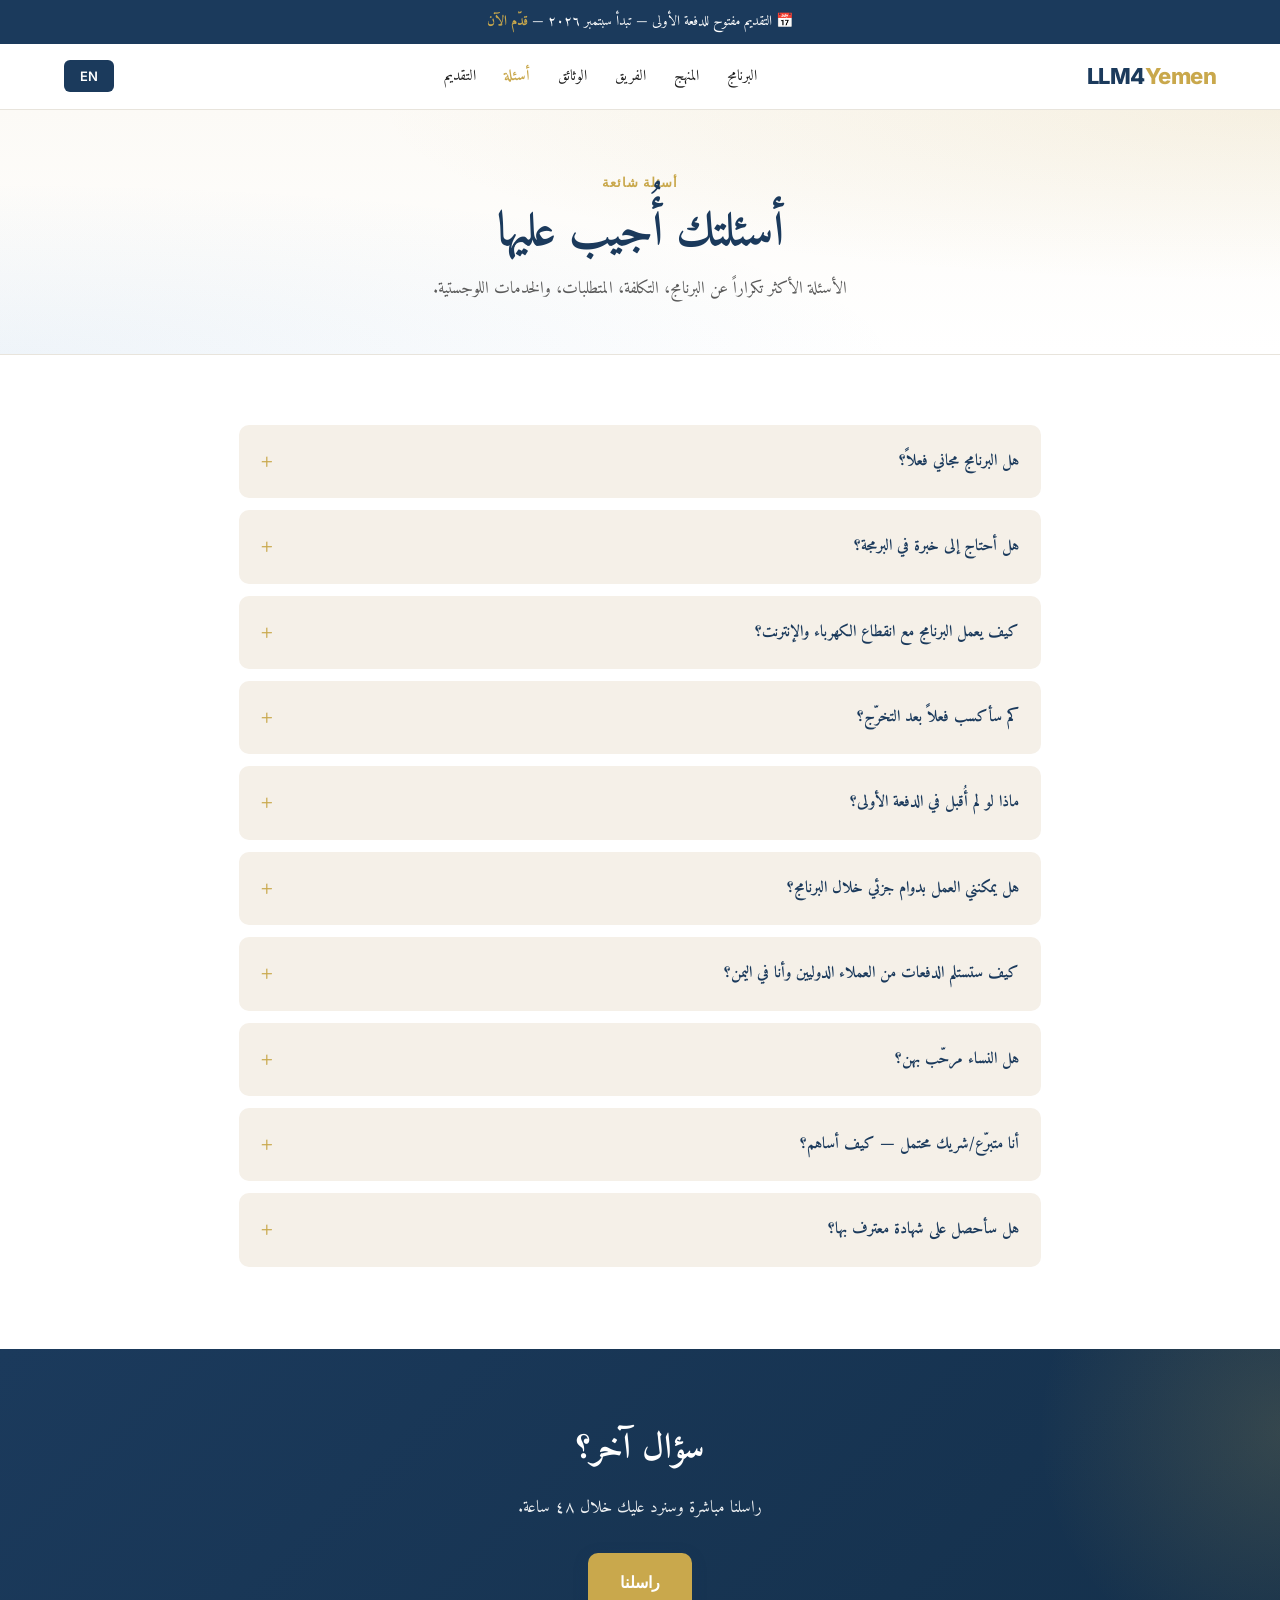
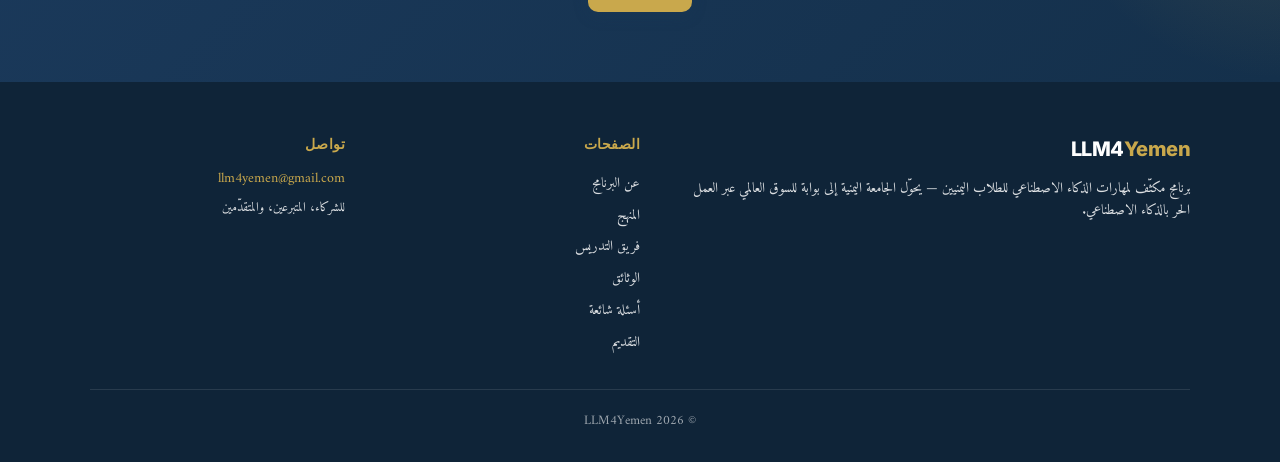
<file: faq.html>
<!DOCTYPE html>
<html lang="ar" dir="rtl">
<head>
<meta charset="UTF-8">
<meta name="viewport" content="width=device-width, initial-scale=1.0">
<title>FAQ · LLM4Yemen</title>
<meta name="description" content="Frequently asked questions about LLM4Yemen — cost, requirements, infrastructure, payments, and more.">
<meta property="og:title" content="LLM4Yemen FAQ">
<meta property="og:description" content="Frequently asked questions about LLM4Yemen — cost, requirements, infrastructure, payments, and more.">
<meta property="og:type" content="website">
<link rel="stylesheet" href="fonts.css">
<link rel="stylesheet" href="style.css">
</head>
<body data-lang="ar" dir="rtl">

<div class="topbar">
  <span data-ar>📅 التقديم مفتوح للدفعة الأولى — تبدأ سبتمبر ٢٠٢٦ — <a href="apply.html">قدّم الآن</a></span>
  <span data-en>📅 Cohort 1 applications open — starts September 2026 — <a href="apply.html">Apply now</a></span>
</div>

<nav class="nav">
  <div class="nav-inner">
    <a href="index.html" class="logo">LLM4<span>Yemen</span></a>
    <div class="nav-links">
      <a href="program.html" data-ar>البرنامج</a><a href="program.html" data-en>Program</a>
      <a href="curriculum.html" data-ar>المنهج</a><a href="curriculum.html" data-en>Curriculum</a>
      <a href="team.html" data-ar>الفريق</a><a href="team.html" data-en>Team</a>
      <a href="documents.html" data-ar>الوثائق</a><a href="documents.html" data-en>Documents</a>
      <a href="faq.html" data-ar>أسئلة</a><a href="faq.html" data-en>FAQ</a>
      <a href="apply.html" data-ar>التقديم</a><a href="apply.html" data-en>Apply</a>
    </div>
    <button class="lang-toggle" onclick="toggleLang()">
      <span data-ar>EN</span><span data-en>عربي</span>
    </button>
  </div>
</nav>

<section class="page-header">
  <div class="page-header-inner">
    <div class="page-eyebrow">
      <span data-ar>أسئلة شائعة</span><span data-en>FAQ</span>
    </div>
    <h1>
      <span data-ar>أسئلتك أُجيب عليها</span>
      <span data-en>Your questions answered</span>
    </h1>
    <p class="page-header-tagline">
      <span data-ar>الأسئلة الأكثر تكراراً عن البرنامج، التكلفة، المتطلبات، والخدمات اللوجستية.</span>
      <span data-en>The questions we hear most about the program, cost, requirements, and logistics.</span>
    </p>
  </div>
</section>

<section class="content narrow">
  <details>
    <summary>
      <span data-ar>هل البرنامج مجاني فعلاً؟</span>
      <span data-en>Is the program really free?</span>
    </summary>
    <p data-ar>نعم. التكلفة الكاملة (التدريس، المنصة، الأرصدة الحوسبية) ممولة من المتبرعين والشركاء. الطالب لا يدفع شيئاً.</p>
    <p data-en>Yes. The full cost (instruction, platform, compute credits) is covered by donors and partners. Students pay nothing.</p>
  </details>
  <details>
    <summary>
      <span data-ar>هل أحتاج إلى خبرة في البرمجة؟</span>
      <span data-en>Do I need coding experience?</span>
    </summary>
    <p data-ar>لا. نصف المقاعد مخصّصة للمسار (أ) لغير المبرمجين. ستحصل على خدمات قابلة للبيع دون كتابة سطر واحد من الكود.</p>
    <p data-en>No. Half of our seats are for Track A (non-coders). You can build sellable services without writing a single line of code.</p>
  </details>
  <details>
    <summary>
      <span data-ar>كيف يعمل البرنامج مع انقطاع الكهرباء والإنترنت؟</span>
      <span data-en>How does this work with power and internet outages?</span>
    </summary>
    <p data-ar>كل المحاضرات مسجّلة وقابلة للتنزيل. الجلسات المباشرة في فترات مختلفة. الواجبات لها فترات سماح. صُمّم البرنامج بالكامل مع وضع البنية التحتية اليمنية في الاعتبار.</p>
    <p data-en>All lectures are recorded and downloadable. Live sessions happen at multiple times. Assignments have grace periods. The whole program is designed around Yemen's infrastructure realities.</p>
  </details>
  <details>
    <summary>
      <span data-ar>كم سأكسب فعلاً بعد التخرّج؟</span>
      <span data-en>How much will I actually earn after graduation?</span>
    </summary>
    <p data-ar>الصدق: لا نضمن أي مبلغ. هدفنا أن يكسب ٦٠٪ من الخريجين على الأقل دولاراً واحداً خلال ٩٠ يوماً، ومتوسط ٢٠٠ دولار شهرياً للذين يكسبون. أفضل الخريجين يصلون إلى ١٠٠٠ دولار شهرياً خلال السنة الأولى. نتائجك تعتمد على جهدك بعد البرنامج.</p>
    <p data-en>Honestly: we guarantee nothing. Our goal is for at least 60% of graduates to earn at least $1 within 90 days, and an average of $200/month for those earning. Top graduates reach $1,000/month within their first year. Your outcome depends on your effort after the program.</p>
  </details>
  <details>
    <summary>
      <span data-ar>ماذا لو لم أُقبل في الدفعة الأولى؟</span>
      <span data-en>What if I'm not accepted in Cohort 1?</span>
    </summary>
    <p data-ar>سنقدّم تغذية راجعة لمن يطلبها، وسيكون الباب مفتوحاً للتقديم في الدفعات القادمة. نخطّط لدفعتين سنوياً.</p>
    <p data-en>We'll provide feedback to anyone who asks, and you can apply to future cohorts. We plan for two cohorts per year.</p>
  </details>
  <details>
    <summary>
      <span data-ar>هل يمكنني العمل بدوام جزئي خلال البرنامج؟</span>
      <span data-en>Can I work part-time during the program?</span>
    </summary>
    <p data-ar>ممكن لكن صعب. البرنامج يتطلب ١٥ ساعة أسبوعياً على الأقل. إن كان عملك الحالي يستهلك أكثر من ٢٥ ساعة، فكّر في تأجيل التقديم لدفعة لاحقة.</p>
    <p data-en>Possible but tight. The program requires at least 15 hours per week. If your current job takes more than 25 hours, consider applying to a later cohort.</p>
  </details>
  <details>
    <summary>
      <span data-ar>كيف ستستلم الدفعات من العملاء الدوليين وأنا في اليمن؟</span>
      <span data-en>How will I receive payments from international clients while in Yemen?</span>
    </summary>
    <p data-ar>الأسبوع السادس مخصّص بالكامل لهذا — Payoneer، Wise، USDT، وحلول البنوك اليمنية. نمرّ بكل الخيارات مع أمثلة عملية.</p>
    <p data-en>Week 6 is fully dedicated to this — Payoneer, Wise, USDT, and Yemeni bank workarounds. We walk through every option with practical examples.</p>
  </details>
  <details>
    <summary>
      <span data-ar>هل النساء مرحّب بهن؟</span>
      <span data-en>Are women welcome to apply?</span>
    </summary>
    <p data-ar>نعم، بقوة. نهدف إلى أن لا يقل عدد الطالبات عن ٤٠٪ من كل دفعة. الجلسات المباشرة محترمة، والمدرسات والمدرسون يلتزمون بآداب الحوار المهني.</p>
    <p data-en>Yes, strongly. We aim for at least 40% women in every cohort. Live sessions are respectful, and instructors maintain professional conduct.</p>
  </details>
  <details>
    <summary>
      <span data-ar>أنا متبرّع/شريك محتمل — كيف أساهم؟</span>
      <span data-en>I'm a potential donor/partner — how can I help?</span>
    </summary>
    <p data-ar>راسلنا على llm4yemen@gmail.com. نرحّب بالدعم المالي، أرصدة API، فرص العمل للخريجين، والتطوّع للإرشاد. حمّل موجز البرنامج من صفحة الوثائق لمزيد من التفاصيل.</p>
    <p data-en>Email us at llm4yemen@gmail.com. We welcome financial support, API credits, job opportunities for graduates, and volunteer mentoring. Download the Program Brief from the Documents page for full details.</p>
  </details>
  <details>
    <summary>
      <span data-ar>هل سأحصل على شهادة معترف بها؟</span>
      <span data-en>Will I get a recognized certificate?</span>
    </summary>
    <p data-ar>نعم — شهادة إتمام ثنائية اللغة برمز تحقق QR. الشهادة موقّعة من فريق التدريس الأربعة. القيمة الحقيقية، مع ذلك، هي ملف عملك الحر المباشر ومعرض أعمالك — هذه ما يقنع العملاء، لا الشهادة وحدها.</p>
    <p data-en>Yes — a bilingual completion certificate with a QR verification code, signed by all four instructors. The real value, however, is your live freelance profile and portfolio — those convince clients, not the certificate alone.</p>
  </details>
</section>

<section class="cta-banner">
  <h2>
    <span data-ar>سؤال آخر؟</span>
    <span data-en>Another question?</span>
  </h2>
  <p>
    <span data-ar>راسلنا مباشرة وسنرد عليك خلال ٤٨ ساعة.</span>
    <span data-en>Email us directly — we respond within 48 hours.</span>
  </p>
  <a href="mailto:llm4yemen@gmail.com" class="btn">
    <span data-ar>راسلنا</span>
    <span data-en>Email us</span>
  </a>
</section>

<footer>
  <div class="footer-inner">
    <div>
      <div class="logo">LLM4<span>Yemen</span></div>
      <p data-ar>برنامج مكثّف لمهارات الذكاء الاصطناعي للطلاب اليمنيين — يحوّل الجامعة اليمنية إلى بوابة للسوق العالمي عبر العمل الحر بالذكاء الاصطناعي.</p>
      <p data-en>An intensive AI skills program for Yemeni undergraduates — turning Yemen's universities into a gateway to the global market through AI-powered freelance work.</p>
    </div>
    <div>
      <h5 data-ar>الصفحات</h5>
      <h5 data-en>Pages</h5>
      <ul>
        <li><a href="program.html" data-ar>عن البرنامج</a><a href="program.html" data-en>About the Program</a></li>
        <li><a href="curriculum.html" data-ar>المنهج</a><a href="curriculum.html" data-en>Curriculum</a></li>
        <li><a href="team.html" data-ar>فريق التدريس</a><a href="team.html" data-en>Teaching Team</a></li>
        <li><a href="documents.html" data-ar>الوثائق</a><a href="documents.html" data-en>Documents</a></li>
        <li><a href="faq.html" data-ar>أسئلة شائعة</a><a href="faq.html" data-en>FAQ</a></li>
        <li><a href="apply.html" data-ar>التقديم</a><a href="apply.html" data-en>Apply</a></li>
      </ul>
    </div>
    <div>
      <h5 data-ar>تواصل</h5>
      <h5 data-en>Contact</h5>
      <p>
        <a href="mailto:llm4yemen@gmail.com">llm4yemen@gmail.com</a>
      </p>
      <p data-ar style="font-size: 13px; margin-top: 8px;">للشركاء، المتبرعين، والمتقدّمين</p>
      <p data-en style="font-size: 13px; margin-top: 8px;">For partners, donors, and applicants</p>
    </div>
  </div>
  <div class="footer-bottom">
    © 2026 LLM4Yemen
  </div>
</footer>

<script src="site.js"></script>
</body>
</html>
</file>
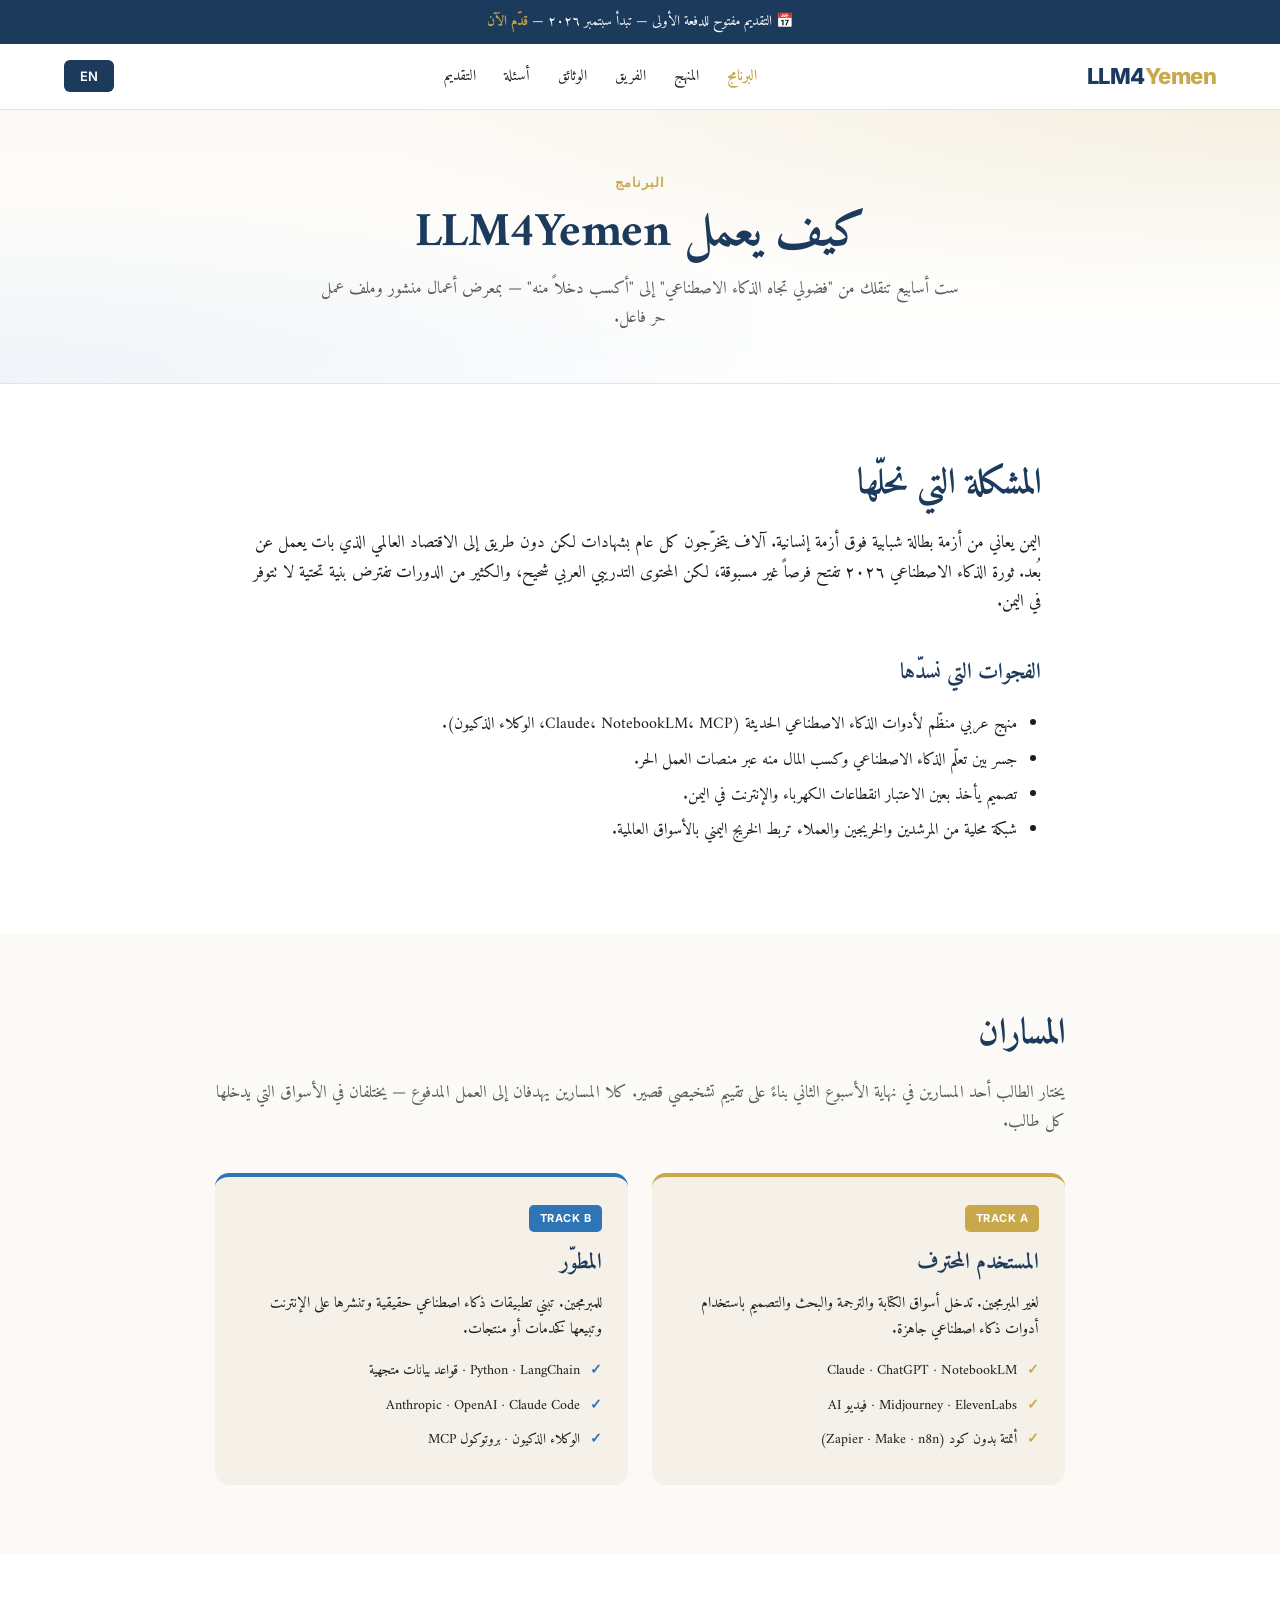
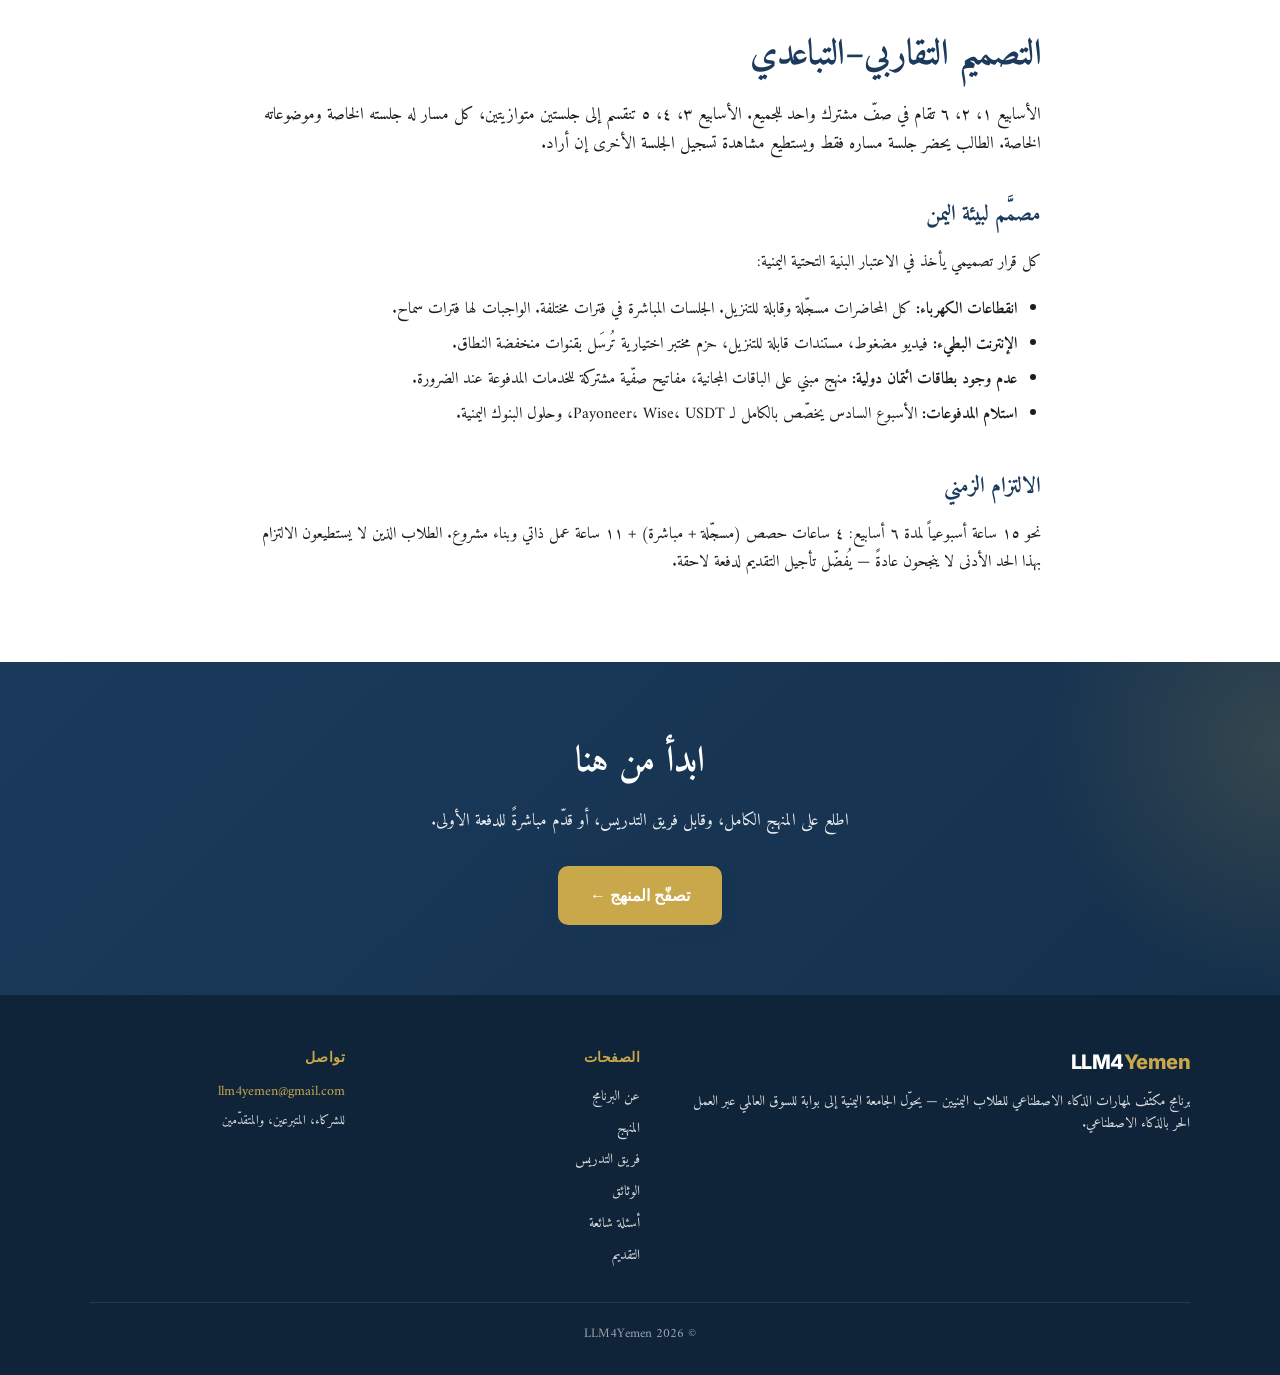
<file: program.html>
<!DOCTYPE html>
<html lang="ar" dir="rtl">
<head>
<meta charset="UTF-8">
<meta name="viewport" content="width=device-width, initial-scale=1.0">
<title>Program · LLM4Yemen</title>
<meta name="description" content="How LLM4Yemen works: convergent–divergent design, two tracks, 6 weeks, built for Yemen's infrastructure realities.">
<meta property="og:title" content="How LLM4Yemen Works">
<meta property="og:description" content="How LLM4Yemen works: convergent–divergent design, two tracks, 6 weeks, built for Yemen's infrastructure realities.">
<meta property="og:type" content="website">
<link rel="stylesheet" href="fonts.css">
<link rel="stylesheet" href="style.css">
</head>
<body data-lang="ar" dir="rtl">

<div class="topbar">
  <span data-ar>📅 التقديم مفتوح للدفعة الأولى — تبدأ سبتمبر ٢٠٢٦ — <a href="apply.html">قدّم الآن</a></span>
  <span data-en>📅 Cohort 1 applications open — starts September 2026 — <a href="apply.html">Apply now</a></span>
</div>

<nav class="nav">
  <div class="nav-inner">
    <a href="index.html" class="logo">LLM4<span>Yemen</span></a>
    <div class="nav-links">
      <a href="program.html" data-ar>البرنامج</a><a href="program.html" data-en>Program</a>
      <a href="curriculum.html" data-ar>المنهج</a><a href="curriculum.html" data-en>Curriculum</a>
      <a href="team.html" data-ar>الفريق</a><a href="team.html" data-en>Team</a>
      <a href="documents.html" data-ar>الوثائق</a><a href="documents.html" data-en>Documents</a>
      <a href="faq.html" data-ar>أسئلة</a><a href="faq.html" data-en>FAQ</a>
      <a href="apply.html" data-ar>التقديم</a><a href="apply.html" data-en>Apply</a>
    </div>
    <button class="lang-toggle" onclick="toggleLang()">
      <span data-ar>EN</span><span data-en>عربي</span>
    </button>
  </div>
</nav>

<section class="page-header">
  <div class="page-header-inner">
    <div class="page-eyebrow">
      <span data-ar>البرنامج</span><span data-en>The Program</span>
    </div>
    <h1>
      <span data-ar>كيف يعمل LLM4Yemen</span>
      <span data-en>How LLM4Yemen Works</span>
    </h1>
    <p class="page-header-tagline">
      <span data-ar>ست أسابيع تنقلك من "فضولي تجاه الذكاء الاصطناعي" إلى "أكسب دخلاً منه" — بمعرض أعمال منشور وملف عمل حر فاعل.</span>
      <span data-en>Six weeks that take you from "AI curious" to "earning income from AI" — with a published portfolio and a live freelance profile.</span>
    </p>
  </div>
</section>

<section class="content narrow">
  <h2 class="section-title">
    <span data-ar>المشكلة التي نحلّها</span>
    <span data-en>The problem we solve</span>
  </h2>
  <p class="body large" data-ar>اليمن يعاني من أزمة بطالة شبابية فوق أزمة إنسانية. آلاف يتخرّجون كل عام بشهادات لكن دون طريق إلى الاقتصاد العالمي الذي بات يعمل عن بُعد. ثورة الذكاء الاصطناعي ٢٠٢٦ تفتح فرصاً غير مسبوقة، لكن المحتوى التدريبي العربي شحيح، والكثير من الدورات تفترض بنية تحتية لا تتوفر في اليمن.</p>
  <p class="body large" data-en>Yemen has a youth unemployment crisis on top of a humanitarian one. Brilliant graduates leave universities each year with degrees but no on-ramp into a global economy that increasingly works remotely. The 2026 AI revolution is opening unprecedented opportunities, but Arabic-language training is scarce, and most courses assume infrastructure Yemen does not have.</p>

  <h2 class="subhead">
    <span data-ar>الفجوات التي نسدّها</span>
    <span data-en>The gaps we close</span>
  </h2>
  <ul class="body">
    <li data-ar>منهج عربي منظّم لأدوات الذكاء الاصطناعي الحديثة (Claude، NotebookLM، MCP، الوكلاء الذكيون).</li>
    <li data-en>Structured Arabic-language curriculum on the new AI tool stack (Claude, NotebookLM, MCP, agentic systems).</li>
    <li data-ar>جسر بين تعلّم الذكاء الاصطناعي وكسب المال منه عبر منصات العمل الحر.</li>
    <li data-en>A bridge between learning AI and earning from it on global freelance platforms.</li>
    <li data-ar>تصميم يأخذ بعين الاعتبار انقطاعات الكهرباء والإنترنت في اليمن.</li>
    <li data-en>Design built for Yemeni infrastructure realities — power and internet outages factored in.</li>
    <li data-ar>شبكة محلية من المرشدين والخريجين والعملاء تربط الخريج اليمني بالأسواق العالمية.</li>
    <li data-en>A local network of mentors, alumni, and clients connecting Yemeni graduates to global markets.</li>
  </ul>
</section>

<section class="content narrow" style="background: var(--bg-soft); max-width: none; padding-left: 24px; padding-right: 24px;">
  <div style="max-width: 850px; margin: 0 auto;">
    <h2 class="section-title">
      <span data-ar>المساران</span>
      <span data-en>The two tracks</span>
    </h2>
    <p class="section-intro">
      <span data-ar>يختار الطالب أحد المسارين في نهاية الأسبوع الثاني بناءً على تقييم تشخيصي قصير. كلا المسارين يهدفان إلى العمل المدفوع — يختلفان في الأسواق التي يدخلها كل طالب.</span>
      <span data-en>Students choose a track at the end of Week 2 based on a short diagnostic. Both tracks aim at paid work — they differ in which markets they enter.</span>
    </p>
    <div class="grid-2">
      <div class="card">
        <div class="card-tag">Track A</div>
        <h3 data-ar>المستخدم المحترف</h3>
        <h3 data-en>AI Power User</h3>
        <p data-ar>لغير المبرمجين. تدخل أسواق الكتابة والترجمة والبحث والتصميم باستخدام أدوات ذكاء اصطناعي جاهزة.</p>
        <p data-en>For non-coders. Enter content, translation, research, and design markets using off-the-shelf AI tools.</p>
        <ul>
          <li data-ar>Claude · ChatGPT · NotebookLM</li>
          <li data-en>Claude · ChatGPT · NotebookLM</li>
          <li data-ar>Midjourney · ElevenLabs · فيديو AI</li>
          <li data-en>Midjourney · ElevenLabs · AI video</li>
          <li data-ar>أتمتة بدون كود (Zapier · Make · n8n)</li>
          <li data-en>No-code automation (Zapier · Make · n8n)</li>
        </ul>
      </div>
      <div class="card blue">
        <div class="card-tag">Track B</div>
        <h3 data-ar>المطوّر</h3>
        <h3 data-en>AI Builder</h3>
        <p data-ar>للمبرمجين. تبني تطبيقات ذكاء اصطناعي حقيقية وتنشرها على الإنترنت وتبيعها كخدمات أو منتجات.</p>
        <p data-en>For coders. Build real AI applications, deploy them, and sell them as products or services.</p>
        <ul>
          <li data-ar>Python · LangChain · قواعد بيانات متجهية</li>
          <li data-en>Python · LangChain · vector databases</li>
          <li data-ar>Anthropic · OpenAI · Claude Code</li>
          <li data-en>Anthropic · OpenAI · Claude Code</li>
          <li data-ar>الوكلاء الذكيون · بروتوكول MCP</li>
          <li data-en>AI agents · Model Context Protocol</li>
        </ul>
      </div>
    </div>
  </div>
</section>

<section class="content narrow">
  <h2 class="section-title">
    <span data-ar>التصميم التقاربي–التباعدي</span>
    <span data-en>Convergent–divergent design</span>
  </h2>
  <p class="body large">
    <span data-ar>الأسابيع ١، ٢، ٦ تقام في صفّ مشترك واحد للجميع. الأسابيع ٣، ٤، ٥ تنقسم إلى جلستين متوازيتين، كل مسار له جلسته الخاصة وموضوعاته الخاصة. الطالب يحضر جلسة مساره فقط ويستطيع مشاهدة تسجيل الجلسة الأخرى إن أراد.</span>
    <span data-en>Weeks 1, 2, and 6 run as a single shared class for everyone. Weeks 3, 4, and 5 split into two parallel sessions, each track getting its own session with its own topics. Students attend only their own track's session and can watch the other track's recording if they wish.</span>
  </p>

  <h2 class="subhead">
    <span data-ar>مصمَّم لبيئة اليمن</span>
    <span data-en>Built for Yemen</span>
  </h2>
  <p class="body">
    <span data-ar>كل قرار تصميمي يأخذ في الاعتبار البنية التحتية اليمنية:</span>
    <span data-en>Every design decision factors in Yemeni infrastructure realities:</span>
  </p>
  <ul class="body">
    <li data-ar><strong>انقطاعات الكهرباء:</strong> كل المحاضرات مسجّلة وقابلة للتنزيل. الجلسات المباشرة في فترات مختلفة. الواجبات لها فترات سماح.</li>
    <li data-en><strong>Power outages:</strong> all lectures pre-recorded and downloadable; live sessions at multiple times; submission grace periods built in.</li>
    <li data-ar><strong>الإنترنت البطيء:</strong> فيديو مضغوط، مستندات قابلة للتنزيل، حزم مختبر اختيارية تُرسَل بقنوات منخفضة النطاق.</li>
    <li data-en><strong>Slow internet:</strong> compressed video, downloadable PDFs, optional offline lab packets via low-bandwidth channels.</li>
    <li data-ar><strong>عدم وجود بطاقات ائتمان دولية:</strong> منهج مبني على الباقات المجانية، مفاتيح صفّية مشتركة للخدمات المدفوعة عند الضرورة.</li>
    <li data-en><strong>No foreign credit cards:</strong> curriculum built on free tiers, shared classroom keys for paid services when essential.</li>
    <li data-ar><strong>استلام المدفوعات:</strong> الأسبوع السادس يخصّص بالكامل لـ Payoneer، Wise، USDT، وحلول البنوك اليمنية.</li>
    <li data-en><strong>Receiving payments:</strong> Week 6 is fully dedicated to Payoneer, Wise, USDT, and Yemeni bank workarounds.</li>
  </ul>

  <h2 class="subhead">
    <span data-ar>الالتزام الزمني</span>
    <span data-en>Time commitment</span>
  </h2>
  <p class="body">
    <span data-ar>نحو ١٥ ساعة أسبوعياً لمدة ٦ أسابيع: ٤ ساعات حصص (مسجّلة + مباشرة) + ١١ ساعة عمل ذاتي وبناء مشروع. الطلاب الذين لا يستطيعون الالتزام بهذا الحد الأدنى لا ينجحون عادةً — يُفضّل تأجيل التقديم لدفعة لاحقة.</span>
    <span data-en>About 15 hours per week for 6 weeks: 4 hours of class (recorded + live) + 11 hours of independent work and project building. Students unable to commit to this floor typically don't succeed — better to apply to a later cohort.</span>
  </p>
</section>

<section class="cta-banner">
  <h2>
    <span data-ar>ابدأ من هنا</span>
    <span data-en>Start here</span>
  </h2>
  <p>
    <span data-ar>اطلع على المنهج الكامل، وقابل فريق التدريس، أو قدّم مباشرةً للدفعة الأولى.</span>
    <span data-en>See the full curriculum, meet the teaching team, or apply directly for Cohort 1.</span>
  </p>
  <a href="curriculum.html" class="btn">
    <span data-ar>تصفّح المنهج ←</span>
    <span data-en>Browse the curriculum →</span>
  </a>
</section>

<footer>
  <div class="footer-inner">
    <div>
      <div class="logo">LLM4<span>Yemen</span></div>
      <p data-ar>برنامج مكثّف لمهارات الذكاء الاصطناعي للطلاب اليمنيين — يحوّل الجامعة اليمنية إلى بوابة للسوق العالمي عبر العمل الحر بالذكاء الاصطناعي.</p>
      <p data-en>An intensive AI skills program for Yemeni undergraduates — turning Yemen's universities into a gateway to the global market through AI-powered freelance work.</p>
    </div>
    <div>
      <h5 data-ar>الصفحات</h5>
      <h5 data-en>Pages</h5>
      <ul>
        <li><a href="program.html" data-ar>عن البرنامج</a><a href="program.html" data-en>About the Program</a></li>
        <li><a href="curriculum.html" data-ar>المنهج</a><a href="curriculum.html" data-en>Curriculum</a></li>
        <li><a href="team.html" data-ar>فريق التدريس</a><a href="team.html" data-en>Teaching Team</a></li>
        <li><a href="documents.html" data-ar>الوثائق</a><a href="documents.html" data-en>Documents</a></li>
        <li><a href="faq.html" data-ar>أسئلة شائعة</a><a href="faq.html" data-en>FAQ</a></li>
        <li><a href="apply.html" data-ar>التقديم</a><a href="apply.html" data-en>Apply</a></li>
      </ul>
    </div>
    <div>
      <h5 data-ar>تواصل</h5>
      <h5 data-en>Contact</h5>
      <p>
        <a href="mailto:llm4yemen@gmail.com">llm4yemen@gmail.com</a>
      </p>
      <p data-ar style="font-size: 13px; margin-top: 8px;">للشركاء، المتبرعين، والمتقدّمين</p>
      <p data-en style="font-size: 13px; margin-top: 8px;">For partners, donors, and applicants</p>
    </div>
  </div>
  <div class="footer-bottom">
    © 2026 LLM4Yemen
  </div>
</footer>

<script src="site.js"></script>
</body>
</html>
</file>
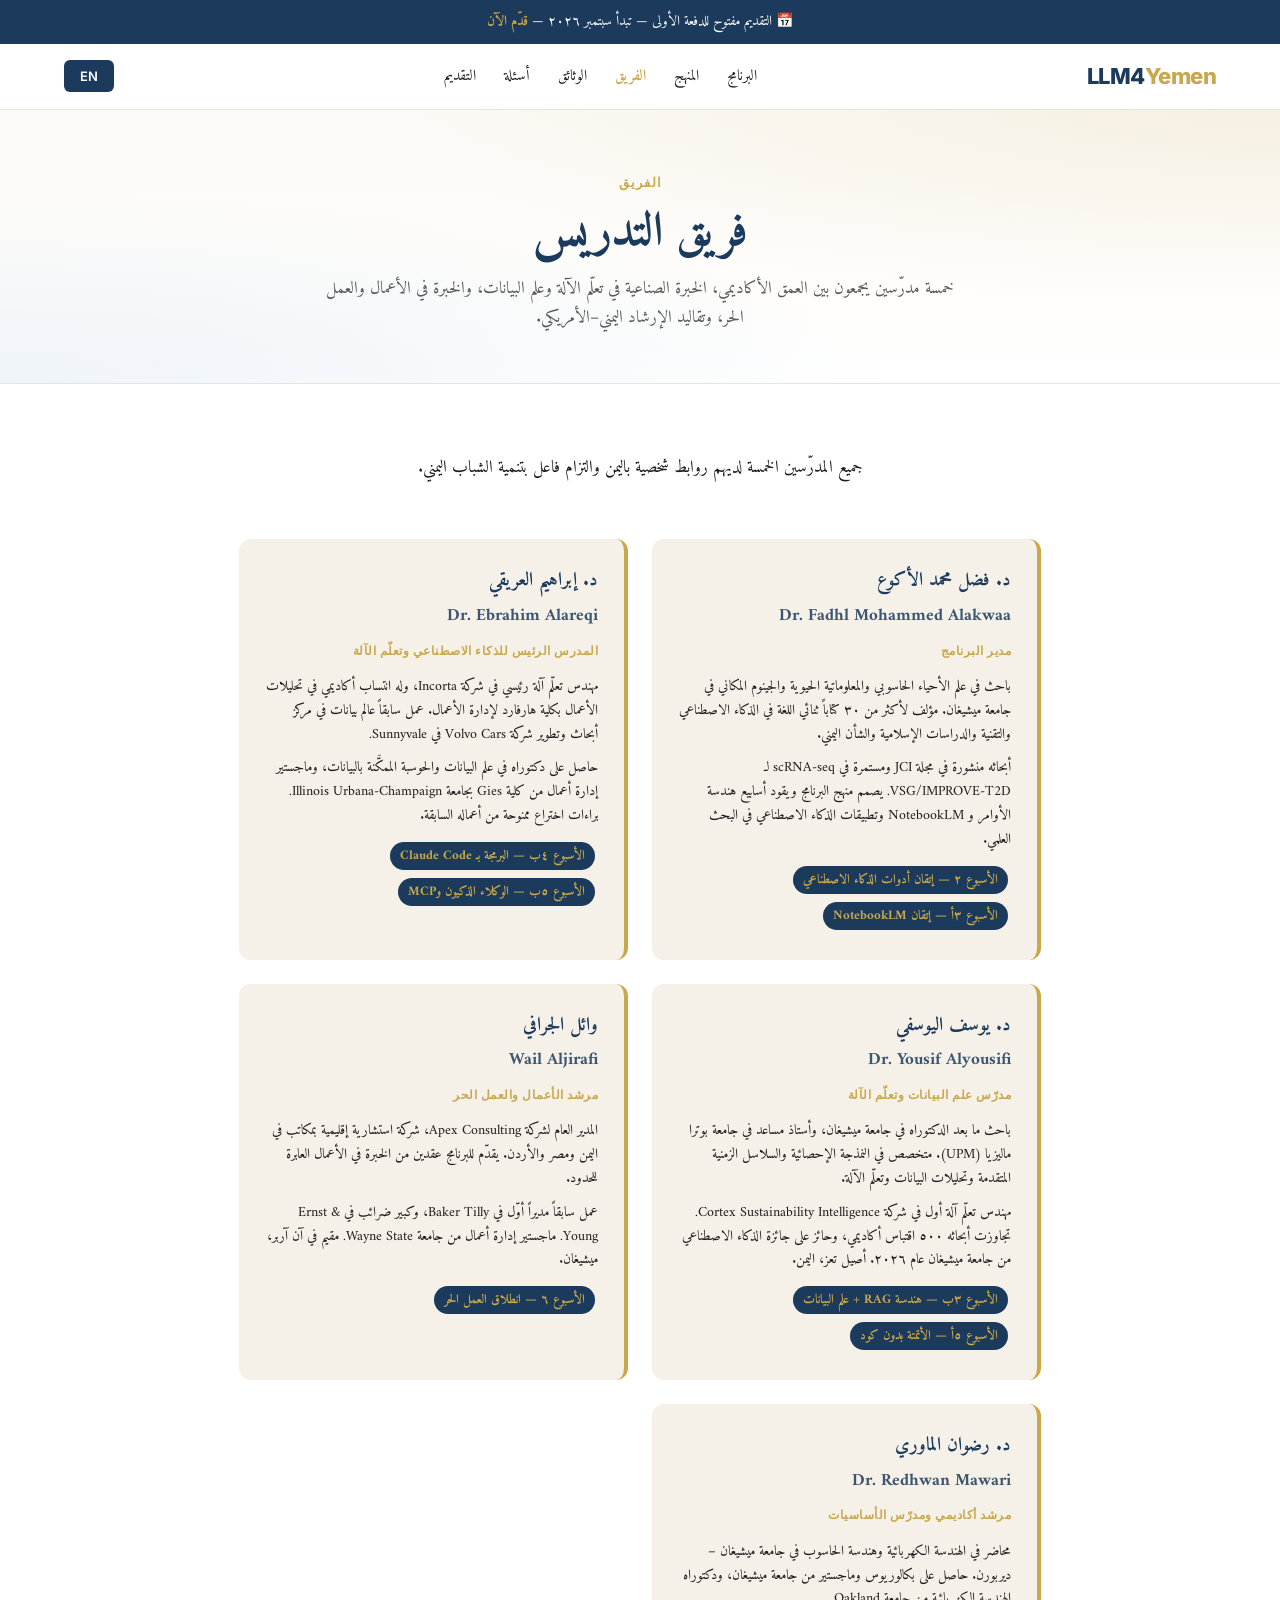
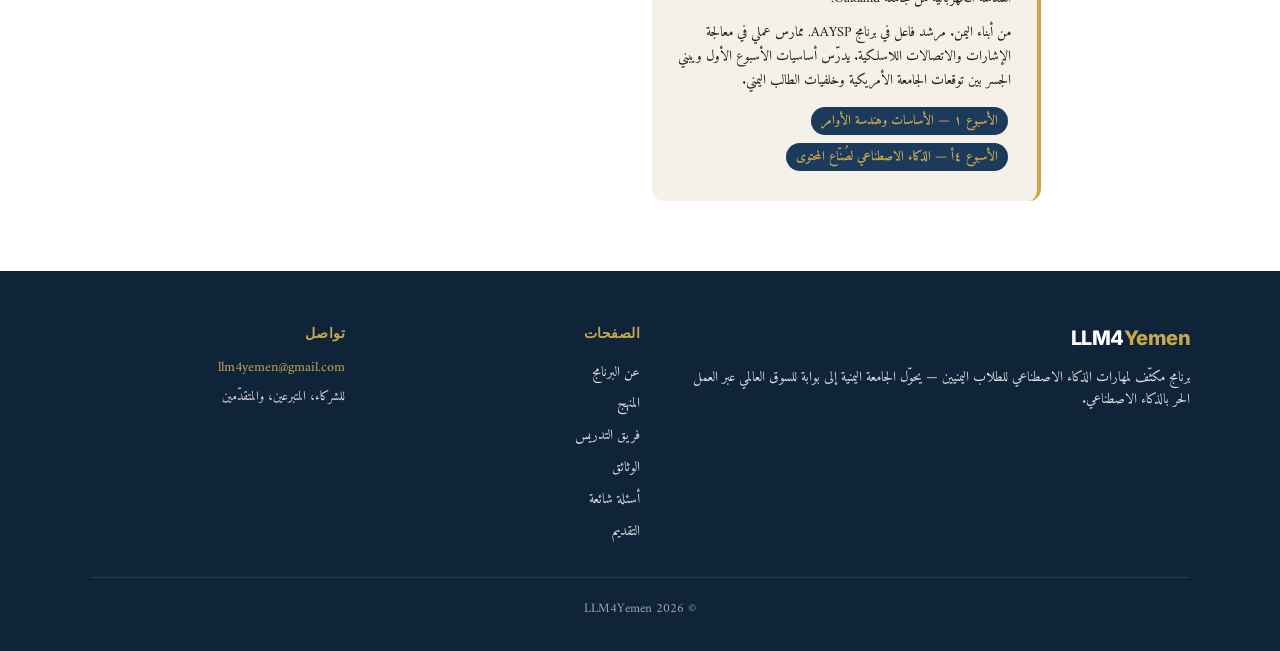
<file: team.html>
<!DOCTYPE html>
<html lang="ar" dir="rtl">
<head>
<meta charset="UTF-8">
<meta name="viewport" content="width=device-width, initial-scale=1.0">
<title>Team · LLM4Yemen</title>
<meta name="description" content="Five instructors combining academic depth, industry experience, and Yemeni-American mentoring tradition.">
<meta property="og:title" content="LLM4Yemen Teaching Team">
<meta property="og:description" content="Five instructors combining academic depth, industry experience, and Yemeni-American mentoring tradition.">
<meta property="og:type" content="website">
<link rel="stylesheet" href="fonts.css">
<link rel="stylesheet" href="style.css">
<style>
  .teaches-badge {
    display: inline-block;
    background: #1B3A5C;
    color: #C9A84C;
    font-size: 12px;
    font-weight: 600;
    padding: 3px 10px;
    border-radius: 20px;
    margin: 4px 3px 4px 0;
    font-family: 'Inter', sans-serif;
  }
  [data-lang="ar"] .teaches-badge { font-family: 'Amiri', serif; font-size: 13px; }
  .teaches-row { margin-top: 10px; }
</style>
</head>
<body data-lang="ar" dir="rtl">

<div class="topbar">
  <span data-ar>📅 التقديم مفتوح للدفعة الأولى — تبدأ سبتمبر ٢٠٢٦ — <a href="apply.html">قدّم الآن</a></span>
  <span data-en>📅 Cohort 1 applications open — starts September 2026 — <a href="apply.html">Apply now</a></span>
</div>

<nav class="nav">
  <div class="nav-inner">
    <a href="index.html" class="logo">LLM4<span>Yemen</span></a>
    <div class="nav-links">
      <a href="program.html" data-ar>البرنامج</a><a href="program.html" data-en>Program</a>
      <a href="curriculum.html" data-ar>المنهج</a><a href="curriculum.html" data-en>Curriculum</a>
      <a href="team.html" data-ar>الفريق</a><a href="team.html" data-en>Team</a>
      <a href="documents.html" data-ar>الوثائق</a><a href="documents.html" data-en>Documents</a>
      <a href="faq.html" data-ar>أسئلة</a><a href="faq.html" data-en>FAQ</a>
      <a href="apply.html" data-ar>التقديم</a><a href="apply.html" data-en>Apply</a>
    </div>
    <button class="lang-toggle" onclick="toggleLang()">
      <span data-ar>EN</span><span data-en>عربي</span>
    </button>
  </div>
</nav>

<section class="page-header">
  <div class="page-header-inner">
    <div class="page-eyebrow">
      <span data-ar>الفريق</span><span data-en>The Team</span>
    </div>
    <h1>
      <span data-ar>فريق التدريس</span>
      <span data-en>Teaching Team</span>
    </h1>
    <p class="page-header-tagline">
      <span data-ar>خمسة مدرّسين يجمعون بين العمق الأكاديمي، الخبرة الصناعية في تعلّم الآلة وعلم البيانات، والخبرة في الأعمال والعمل الحر، وتقاليد الإرشاد اليمني–الأمريكي.</span>
      <span data-en>Five instructors combining academic depth, industry ML and data science experience, business and freelance expertise, and Yemeni-American mentoring tradition.</span>
    </p>
  </div>
</section>

<section class="content narrow">
  <p class="body large center">
    <span data-ar>جميع المدرّسين الخمسة لديهم روابط شخصية باليمن والتزام فاعل بتنمية الشباب اليمني.</span>
    <span data-en>All five instructors have personal ties to Yemen and an active commitment to Yemeni youth development.</span>
  </p>
  <div class="spacer"></div>

  <div class="grid-2">

    <div class="person">
      <h4 data-ar>د. فضل محمد الأكوع</h4>
      <h4 data-en>Dr. Fadhl Mohammed Alakwaa</h4>
      <h4 data-ar style="opacity: 0.85;">Dr. Fadhl Mohammed Alakwaa</h4>
      <h4 data-en style="opacity: 0.85;">د. فضل محمد الأكوع</h4>
      <div class="role" data-ar>مدير البرنامج</div>
      <div class="role" data-en>Program Director</div>
      <p data-ar>باحث في علم الأحياء الحاسوبي والمعلوماتية الحيوية والجينوم المكاني في جامعة ميشيغان. مؤلف لأكثر من ٣٠ كتاباً ثنائي اللغة في الذكاء الاصطناعي والتقنية والدراسات الإسلامية والشأن اليمني.</p>
      <p data-en>Computational biology, bioinformatics, and spatial genomics researcher at the University of Michigan. Author of 30+ bilingual books on AI, technology, Islamic studies, and Yemeni affairs.</p>
      <p data-ar>أبحاثه منشورة في مجلة JCI ومستمرة في scRNA-seq لـ VSG/IMPROVE-T2D. يصمم منهج البرنامج ويقود أسابيع هندسة الأوامر و NotebookLM وتطبيقات الذكاء الاصطناعي في البحث العلمي.</p>
      <p data-en>Research published in JCI and ongoing on VSG/IMPROVE-T2D scRNA-seq. Designs the curriculum and leads weeks on prompt engineering, NotebookLM, and AI applications in research.</p>
      <div class="teaches-row">
        <span data-ar><span class="teaches-badge">الأسبوع ٢ — إتقان أدوات الذكاء الاصطناعي</span><span class="teaches-badge">الأسبوع ٣أ — إتقان NotebookLM</span></span>
        <span data-en><span class="teaches-badge">Week 2 — AI Tool Fluency</span><span class="teaches-badge">Week 3A — NotebookLM Mastery</span></span>
      </div>
    </div>

    <div class="person">
      <h4 data-ar>د. إبراهيم العريقي</h4>
      <h4 data-en>Dr. Ebrahim Alareqi</h4>
      <h4 data-ar style="opacity: 0.85;">Dr. Ebrahim Alareqi</h4>
      <h4 data-en style="opacity: 0.85;">د. إبراهيم العريقي</h4>
      <div class="role" data-ar>المدرس الرئيس للذكاء الاصطناعي وتعلّم الآلة</div>
      <div class="role" data-en>Lead AI/ML Instructor</div>
      <p data-ar>مهندس تعلّم آلة رئيسي في شركة Incorta، وله انتساب أكاديمي في تحليلات الأعمال بكلية هارفارد لإدارة الأعمال. عمل سابقاً عالم بيانات في مركز أبحاث وتطوير شركة Volvo Cars في Sunnyvale.</p>
      <p data-en>Principal Machine Learning Engineer at Incorta with academic affiliation in business analytics at Harvard Business School. Previously a Data Scientist at Volvo Cars R&D Tech Centre in Sunnyvale.</p>
      <p data-ar>حاصل على دكتوراه في علم البيانات والحوسبة الممكَّنة بالبيانات، وماجستير إدارة أعمال من كلية Gies بجامعة Illinois Urbana-Champaign. براءات اختراع ممنوحة من أعماله السابقة. </p>
      <p data-en>PhD in Computational and Data-Enabled Science and Engineering, MBA from the Gies College of Business at the University of Illinois Urbana-Champaign. Granted patents from prior work. Originally from Sana'a.</p>
      <div class="teaches-row">
        <span data-ar><span class="teaches-badge">الأسبوع ٤ب — البرمجة بـ Claude Code</span><span class="teaches-badge">الأسبوع ٥ب — الوكلاء الذكيون وMCP</span></span>
        <span data-en><span class="teaches-badge">Week 4B — AI Coding with Claude Code</span><span class="teaches-badge">Week 5B — AI Agents &amp; MCP</span></span>
      </div>
    </div>

    <div class="person">
      <h4 data-ar>د. يوسف اليوسفي</h4>
      <h4 data-en>Dr. Yousif Alyousifi</h4>
      <h4 data-ar style="opacity: 0.85;">Dr. Yousif Alyousifi</h4>
      <h4 data-en style="opacity: 0.85;">د. يوسف اليوسفي</h4>
      <div class="role" data-ar>مدرّس علم البيانات وتعلّم الآلة</div>
      <div class="role" data-en>Data Science &amp; ML Instructor</div>
      <p data-ar>باحث ما بعد الدكتوراه في جامعة ميشيغان، وأستاذ مساعد في جامعة بوترا ماليزيا (UPM). متخصص في النمذجة الإحصائية والسلاسل الزمنية المتقدمة وتحليلات البيانات وتعلّم الآلة.</p>
      <p data-en>Postdoctoral Researcher at the University of Michigan and Assistant Professor at Universiti Putra Malaysia (UPM). Specializes in statistical modeling, advanced time series, data analytics, and machine learning.</p>
      <p data-ar>مهندس تعلّم آلة أول في شركة Cortex Sustainability Intelligence. تجاوزت أبحاثه ٥٠٠ اقتباس أكاديمي، وحائز على جائزة الذكاء الاصطناعي من جامعة ميشيغان عام ٢٠٢٦. أصيل تعز، اليمن.</p>
      <p data-en>Senior ML Engineer at Cortex Sustainability Intelligence. Research cited 500+ times; recipient of a 2026 University of Michigan AI Research Award for scalable predictive modeling. Originally from Taiz, Yemen.</p>
      <div class="teaches-row">
        <span data-ar><span class="teaches-badge">الأسبوع ٣ب — هندسة RAG + علم البيانات</span><span class="teaches-badge">الأسبوع ٥أ — الأتمتة بدون كود</span></span>
        <span data-en><span class="teaches-badge">Week 3B — RAG Engineering + Data Science</span><span class="teaches-badge">Week 5A — No-Code Automation</span></span>
      </div>
    </div>

    <div class="person">
      <h4 data-ar>وائل الجرافي</h4>
      <h4 data-en>Wail Aljirafi</h4>
      <h4 data-ar style="opacity: 0.85;">Wail Aljirafi</h4>
      <h4 data-en style="opacity: 0.85;">وائل الجرافي</h4>
      <div class="role" data-ar>مرشد الأعمال والعمل الحر</div>
      <div class="role" data-en>Business &amp; Freelance Mentor</div>
      <p data-ar>المدير العام لشركة Apex Consulting، شركة استشارية إقليمية بمكاتب في اليمن ومصر والأردن. يقدّم للبرنامج عقدين من الخبرة في الأعمال العابرة للحدود.</p>
      <p data-en>Managing Director of Apex Consulting, a regional consulting firm with offices in Yemen, Egypt, and Jordan. Brings two decades of cross-border business experience to the program.</p>
      <p data-ar>عمل سابقاً مديراً أوّل في Baker Tilly، وكبير ضرائب في Ernst &amp; Young. ماجستير إدارة أعمال من جامعة Wayne State. مقيم في آن آربر، ميشيغان.</p>
      <p data-en>Previously Senior Manager at Baker Tilly, Tax Senior at Ernst &amp; Young. MBA from Wayne State University. Based in Ann Arbor, Michigan.</p>
      <div class="teaches-row">
        <span data-ar><span class="teaches-badge">الأسبوع ٦ — انطلاق العمل الحر</span></span>
        <span data-en><span class="teaches-badge">Week 6 — Freelance Launch</span></span>
      </div>
    </div>

    <div class="person">
      <h4 data-ar>د. رضوان الماوري</h4>
      <h4 data-en>Dr. Redhwan Mawari</h4>
      <h4 data-ar style="opacity: 0.85;">Dr. Redhwan Mawari</h4>
      <h4 data-en style="opacity: 0.85;">د. رضوان الماوري</h4>
      <div class="role" data-ar>مرشد أكاديمي ومدرّس الأساسيات</div>
      <div class="role" data-en>Academic Mentor &amp; Foundations Instructor</div>
      <p data-ar>محاضر في الهندسة الكهربائية وهندسة الحاسوب في جامعة ميشيغان – ديربورن. حاصل على بكالوريوس وماجستير من جامعة ميشيغان، ودكتوراه الهندسة الكهربائية من جامعة Oakland.</p>
      <p data-en>Lecturer in Electrical and Computer Engineering at the University of Michigan – Dearborn. Holds a BS and MS from the University of Michigan, and a PhD in Electrical Engineering from Oakland University.</p>
      <p data-ar>من أبناء اليمن. مرشد فاعل في برنامج AAYSP. ممارس عملي في معالجة الإشارات والاتصالات اللاسلكية. يدرّس أساسيات الأسبوع الأول ويبني الجسر بين توقعات الجامعة الأمريكية وخلفيات الطالب اليمني.</p>
      <p data-en>Originally from Yemen. Active AAYSP mentor. Hands-on practitioner with signal processing and wireless communications. Teaches Week 1 foundations and bridges US university expectations with Yemeni student backgrounds.</p>
      <div class="teaches-row">
        <span data-ar><span class="teaches-badge">الأسبوع ١ — الأساسات وهندسة الأوامر</span><span class="teaches-badge">الأسبوع ٤أ — الذكاء الاصطناعي لصُنّاع المحتوى</span></span>
        <span data-en><span class="teaches-badge">Week 1 — Foundations &amp; Prompt Engineering</span><span class="teaches-badge">Week 4A — AI for Content Creators</span></span>
      </div>
    </div>

  </div>
</section>

<footer>
  <div class="footer-inner">
    <div>
      <div class="logo">LLM4<span>Yemen</span></div>
      <p data-ar>برنامج مكثّف لمهارات الذكاء الاصطناعي للطلاب اليمنيين — يحوّل الجامعة اليمنية إلى بوابة للسوق العالمي عبر العمل الحر بالذكاء الاصطناعي.</p>
      <p data-en>An intensive AI skills program for Yemeni undergraduates — turning Yemen's universities into a gateway to the global market through AI-powered freelance work.</p>
    </div>
    <div>
      <h5 data-ar>الصفحات</h5>
      <h5 data-en>Pages</h5>
      <ul>
        <li><a href="program.html" data-ar>عن البرنامج</a><a href="program.html" data-en>About the Program</a></li>
        <li><a href="curriculum.html" data-ar>المنهج</a><a href="curriculum.html" data-en>Curriculum</a></li>
        <li><a href="team.html" data-ar>فريق التدريس</a><a href="team.html" data-en>Teaching Team</a></li>
        <li><a href="documents.html" data-ar>الوثائق</a><a href="documents.html" data-en>Documents</a></li>
        <li><a href="faq.html" data-ar>أسئلة شائعة</a><a href="faq.html" data-en>FAQ</a></li>
        <li><a href="apply.html" data-ar>التقديم</a><a href="apply.html" data-en>Apply</a></li>
      </ul>
    </div>
    <div>
      <h5 data-ar>تواصل</h5>
      <h5 data-en>Contact</h5>
      <p><a href="mailto:llm4yemen@gmail.com">llm4yemen@gmail.com</a></p>
      <p data-ar style="font-size: 13px; margin-top: 8px;">للشركاء، المتبرعين، والمتقدّمين</p>
      <p data-en style="font-size: 13px; margin-top: 8px;">For partners, donors, and applicants</p>
    </div>
  </div>
  <div class="footer-bottom">© 2026 LLM4Yemen</div>
</footer>

<script src="site.js"></script>
</body>
</html>
</file>
<file: fonts.css>
/* ====================================================================
   LLM4Yemen — Self-hosted fonts (Amiri + Inter)
   Replaces: https://fonts.googleapis.com/css2?family=Amiri:wght@400;700&family=Inter:wght@400;500;600;700;800&display=swap
   Reason: Google Fonts CDN is intermittently blocked or throttled in
   Yemen. Self-hosting ensures the site loads everywhere.
   Generated by Claude. Source: Google Fonts (Open Font License).
   ==================================================================== */

/* arabic */
@font-face {
  font-family: 'Amiri';
  font-style: normal;
  font-weight: 400;
  font-display: swap;
  src: url('./fonts/amiri-400-arabic.woff2') format('woff2');
  unicode-range: U+0600-06FF, U+0750-077F, U+0870-088E, U+0890-0891, U+0897-08E1, U+08E3-08FF, U+200C-200E, U+2010-2011, U+204F, U+2E41, U+FB50-FDFF, U+FE70-FE74, U+FE76-FEFC, U+102E0-102FB, U+10E60-10E7E, U+10EC2-10EC4, U+10EFC-10EFF, U+1EE00-1EE03, U+1EE05-1EE1F, U+1EE21-1EE22, U+1EE24, U+1EE27, U+1EE29-1EE32, U+1EE34-1EE37, U+1EE39, U+1EE3B, U+1EE42, U+1EE47, U+1EE49, U+1EE4B, U+1EE4D-1EE4F, U+1EE51-1EE52, U+1EE54, U+1EE57, U+1EE59, U+1EE5B, U+1EE5D, U+1EE5F, U+1EE61-1EE62, U+1EE64, U+1EE67-1EE6A, U+1EE6C-1EE72, U+1EE74-1EE77, U+1EE79-1EE7C, U+1EE7E, U+1EE80-1EE89, U+1EE8B-1EE9B, U+1EEA1-1EEA3, U+1EEA5-1EEA9, U+1EEAB-1EEBB, U+1EEF0-1EEF1;
}
/* latin-ext */
@font-face {
  font-family: 'Amiri';
  font-style: normal;
  font-weight: 400;
  font-display: swap;
  src: url('./fonts/amiri-400-latin-ext.woff2') format('woff2');
  unicode-range: U+0100-02BA, U+02BD-02C5, U+02C7-02CC, U+02CE-02D7, U+02DD-02FF, U+0304, U+0308, U+0329, U+1D00-1DBF, U+1E00-1E9F, U+1EF2-1EFF, U+2020, U+20A0-20AB, U+20AD-20C0, U+2113, U+2C60-2C7F, U+A720-A7FF;
}
/* latin */
@font-face {
  font-family: 'Amiri';
  font-style: normal;
  font-weight: 400;
  font-display: swap;
  src: url('./fonts/amiri-400-latin.woff2') format('woff2');
  unicode-range: U+0000-00FF, U+0131, U+0152-0153, U+02BB-02BC, U+02C6, U+02DA, U+02DC, U+0304, U+0308, U+0329, U+2000-206F, U+20AC, U+2122, U+2191, U+2193, U+2212, U+2215, U+FEFF, U+FFFD;
}
/* arabic */
@font-face {
  font-family: 'Amiri';
  font-style: normal;
  font-weight: 700;
  font-display: swap;
  src: url('./fonts/amiri-700-arabic.woff2') format('woff2');
  unicode-range: U+0600-06FF, U+0750-077F, U+0870-088E, U+0890-0891, U+0897-08E1, U+08E3-08FF, U+200C-200E, U+2010-2011, U+204F, U+2E41, U+FB50-FDFF, U+FE70-FE74, U+FE76-FEFC, U+102E0-102FB, U+10E60-10E7E, U+10EC2-10EC4, U+10EFC-10EFF, U+1EE00-1EE03, U+1EE05-1EE1F, U+1EE21-1EE22, U+1EE24, U+1EE27, U+1EE29-1EE32, U+1EE34-1EE37, U+1EE39, U+1EE3B, U+1EE42, U+1EE47, U+1EE49, U+1EE4B, U+1EE4D-1EE4F, U+1EE51-1EE52, U+1EE54, U+1EE57, U+1EE59, U+1EE5B, U+1EE5D, U+1EE5F, U+1EE61-1EE62, U+1EE64, U+1EE67-1EE6A, U+1EE6C-1EE72, U+1EE74-1EE77, U+1EE79-1EE7C, U+1EE7E, U+1EE80-1EE89, U+1EE8B-1EE9B, U+1EEA1-1EEA3, U+1EEA5-1EEA9, U+1EEAB-1EEBB, U+1EEF0-1EEF1;
}
/* latin-ext */
@font-face {
  font-family: 'Amiri';
  font-style: normal;
  font-weight: 700;
  font-display: swap;
  src: url('./fonts/amiri-700-latin-ext.woff2') format('woff2');
  unicode-range: U+0100-02BA, U+02BD-02C5, U+02C7-02CC, U+02CE-02D7, U+02DD-02FF, U+0304, U+0308, U+0329, U+1D00-1DBF, U+1E00-1E9F, U+1EF2-1EFF, U+2020, U+20A0-20AB, U+20AD-20C0, U+2113, U+2C60-2C7F, U+A720-A7FF;
}
/* latin */
@font-face {
  font-family: 'Amiri';
  font-style: normal;
  font-weight: 700;
  font-display: swap;
  src: url('./fonts/amiri-700-latin.woff2') format('woff2');
  unicode-range: U+0000-00FF, U+0131, U+0152-0153, U+02BB-02BC, U+02C6, U+02DA, U+02DC, U+0304, U+0308, U+0329, U+2000-206F, U+20AC, U+2122, U+2191, U+2193, U+2212, U+2215, U+FEFF, U+FFFD;
}

/* latin-ext */
@font-face {
  font-family: 'Inter';
  font-style: normal;
  font-weight: 400;
  font-display: swap;
  src: url('./fonts/inter-variable-latin-ext.woff2') format('woff2');
  unicode-range: U+0100-02BA, U+02BD-02C5, U+02C7-02CC, U+02CE-02D7, U+02DD-02FF, U+0304, U+0308, U+0329, U+1D00-1DBF, U+1E00-1E9F, U+1EF2-1EFF, U+2020, U+20A0-20AB, U+20AD-20C0, U+2113, U+2C60-2C7F, U+A720-A7FF;
}
/* latin */
@font-face {
  font-family: 'Inter';
  font-style: normal;
  font-weight: 400;
  font-display: swap;
  src: url('./fonts/inter-variable-latin.woff2') format('woff2');
  unicode-range: U+0000-00FF, U+0131, U+0152-0153, U+02BB-02BC, U+02C6, U+02DA, U+02DC, U+0304, U+0308, U+0329, U+2000-206F, U+20AC, U+2122, U+2191, U+2193, U+2212, U+2215, U+FEFF, U+FFFD;
}

/* latin-ext */
@font-face {
  font-family: 'Inter';
  font-style: normal;
  font-weight: 500;
  font-display: swap;
  src: url('./fonts/inter-variable-latin-ext.woff2') format('woff2');
  unicode-range: U+0100-02BA, U+02BD-02C5, U+02C7-02CC, U+02CE-02D7, U+02DD-02FF, U+0304, U+0308, U+0329, U+1D00-1DBF, U+1E00-1E9F, U+1EF2-1EFF, U+2020, U+20A0-20AB, U+20AD-20C0, U+2113, U+2C60-2C7F, U+A720-A7FF;
}
/* latin */
@font-face {
  font-family: 'Inter';
  font-style: normal;
  font-weight: 500;
  font-display: swap;
  src: url('./fonts/inter-variable-latin.woff2') format('woff2');
  unicode-range: U+0000-00FF, U+0131, U+0152-0153, U+02BB-02BC, U+02C6, U+02DA, U+02DC, U+0304, U+0308, U+0329, U+2000-206F, U+20AC, U+2122, U+2191, U+2193, U+2212, U+2215, U+FEFF, U+FFFD;
}

/* latin-ext */
@font-face {
  font-family: 'Inter';
  font-style: normal;
  font-weight: 600;
  font-display: swap;
  src: url('./fonts/inter-variable-latin-ext.woff2') format('woff2');
  unicode-range: U+0100-02BA, U+02BD-02C5, U+02C7-02CC, U+02CE-02D7, U+02DD-02FF, U+0304, U+0308, U+0329, U+1D00-1DBF, U+1E00-1E9F, U+1EF2-1EFF, U+2020, U+20A0-20AB, U+20AD-20C0, U+2113, U+2C60-2C7F, U+A720-A7FF;
}
/* latin */
@font-face {
  font-family: 'Inter';
  font-style: normal;
  font-weight: 600;
  font-display: swap;
  src: url('./fonts/inter-variable-latin.woff2') format('woff2');
  unicode-range: U+0000-00FF, U+0131, U+0152-0153, U+02BB-02BC, U+02C6, U+02DA, U+02DC, U+0304, U+0308, U+0329, U+2000-206F, U+20AC, U+2122, U+2191, U+2193, U+2212, U+2215, U+FEFF, U+FFFD;
}

/* latin-ext */
@font-face {
  font-family: 'Inter';
  font-style: normal;
  font-weight: 700;
  font-display: swap;
  src: url('./fonts/inter-variable-latin-ext.woff2') format('woff2');
  unicode-range: U+0100-02BA, U+02BD-02C5, U+02C7-02CC, U+02CE-02D7, U+02DD-02FF, U+0304, U+0308, U+0329, U+1D00-1DBF, U+1E00-1E9F, U+1EF2-1EFF, U+2020, U+20A0-20AB, U+20AD-20C0, U+2113, U+2C60-2C7F, U+A720-A7FF;
}
/* latin */
@font-face {
  font-family: 'Inter';
  font-style: normal;
  font-weight: 700;
  font-display: swap;
  src: url('./fonts/inter-variable-latin.woff2') format('woff2');
  unicode-range: U+0000-00FF, U+0131, U+0152-0153, U+02BB-02BC, U+02C6, U+02DA, U+02DC, U+0304, U+0308, U+0329, U+2000-206F, U+20AC, U+2122, U+2191, U+2193, U+2212, U+2215, U+FEFF, U+FFFD;
}

/* latin-ext */
@font-face {
  font-family: 'Inter';
  font-style: normal;
  font-weight: 800;
  font-display: swap;
  src: url('./fonts/inter-variable-latin-ext.woff2') format('woff2');
  unicode-range: U+0100-02BA, U+02BD-02C5, U+02C7-02CC, U+02CE-02D7, U+02DD-02FF, U+0304, U+0308, U+0329, U+1D00-1DBF, U+1E00-1E9F, U+1EF2-1EFF, U+2020, U+20A0-20AB, U+20AD-20C0, U+2113, U+2C60-2C7F, U+A720-A7FF;
}
/* latin */
@font-face {
  font-family: 'Inter';
  font-style: normal;
  font-weight: 800;
  font-display: swap;
  src: url('./fonts/inter-variable-latin.woff2') format('woff2');
  unicode-range: U+0000-00FF, U+0131, U+0152-0153, U+02BB-02BC, U+02C6, U+02DA, U+02DC, U+0304, U+0308, U+0329, U+2000-206F, U+20AC, U+2122, U+2191, U+2193, U+2212, U+2215, U+FEFF, U+FFFD;
}
</file>
<file: style.css>
/* ============================================================
   LLM4Yemen — Shared Design System
   ============================================================ */

:root {
  --gold: #C9A84C;
  --gold-soft: #d6b969;
  --navy: #1B3A5C;
  --navy-2: #14304b;
  --navy-3: #0f2438;
  --blue: #2E75B6;
  --text: #1C1C1C;
  --muted: #5a5a5a;
  --light: #F5F0E8;
  --bg-soft: #fcfaf6;
  --bg: #ffffff;
  --line: #e8e4dc;
  --shadow-sm: 0 2px 8px rgba(0,0,0,0.04);
  --shadow-md: 0 6px 20px rgba(0,0,0,0.08);
  --shadow-lg: 0 12px 40px rgba(0,0,0,0.12);
}

* { box-sizing: border-box; margin: 0; padding: 0; }
html { scroll-behavior: smooth; }
body {
  font-family: 'Amiri', 'Inter', Georgia, serif;
  background: var(--bg);
  color: var(--text);
  line-height: 1.7;
  overflow-x: hidden;
}
.latin { font-family: 'Inter', sans-serif; direction: ltr; }

img { max-width: 100%; height: auto; display: block; }
a { color: var(--blue); }

/* ============================================================
   TOPBAR + NAV
   ============================================================ */
.topbar {
  background: var(--navy);
  color: white;
  padding: 10px 0;
  font-size: 14px;
  text-align: center;
}
.topbar a { color: var(--gold); text-decoration: none; font-weight: 600; }
.topbar a:hover { text-decoration: underline; }

.nav {
  position: sticky;
  top: 0;
  background: rgba(255,255,255,0.97);
  backdrop-filter: blur(10px);
  border-bottom: 1px solid var(--line);
  z-index: 100;
  padding: 14px 0;
}
.nav-inner {
  max-width: 1200px;
  margin: 0 auto;
  padding: 0 24px;
  display: flex;
  align-items: center;
  justify-content: space-between;
  gap: 20px;
}
.logo {
  font-family: 'Inter', sans-serif;
  font-weight: 800;
  font-size: 22px;
  color: var(--navy);
  text-decoration: none;
  letter-spacing: -0.5px;
  flex-shrink: 0;
}
.logo span { color: var(--gold); }
.nav-links { display: flex; gap: 28px; align-items: center; }
.nav-links a {
  color: var(--text);
  text-decoration: none;
  font-size: 15px;
  font-weight: 500;
  transition: color 0.15s;
}
.nav-links a:hover { color: var(--gold); }
.nav-links a.active { color: var(--gold); font-weight: 700; }
.lang-toggle {
  background: var(--navy);
  color: white;
  border: none;
  padding: 8px 16px;
  border-radius: 6px;
  font-family: 'Inter', sans-serif;
  font-size: 13px;
  font-weight: 600;
  cursor: pointer;
  transition: background 0.15s;
}
.lang-toggle:hover { background: var(--gold); }

@media (max-width: 880px) {
  .nav-links { display: none; }
  .nav-mobile-toggle { display: block; }
}

/* ============================================================
   PAGE HEADER (used on inner pages)
   ============================================================ */
.page-header {
  background:
    radial-gradient(ellipse at top right, rgba(201,168,76,0.12), transparent 50%),
    radial-gradient(ellipse at bottom left, rgba(46,117,182,0.08), transparent 50%),
    linear-gradient(180deg, #fcfaf6 0%, #ffffff 100%);
  padding: 60px 24px 50px;
  text-align: center;
  border-bottom: 1px solid var(--line);
}
.page-header-inner { max-width: 800px; margin: 0 auto; }
.page-eyebrow {
  display: inline-block;
  color: var(--gold);
  font-family: 'Inter', sans-serif;
  font-size: 13px;
  font-weight: 700;
  letter-spacing: 1px;
  text-transform: uppercase;
  margin-bottom: 12px;
}
.page-header h1 {
  font-size: clamp(32px, 5vw, 48px);
  font-weight: 700;
  color: var(--navy);
  line-height: 1.2;
  margin-bottom: 12px;
  letter-spacing: -0.5px;
}
.page-header h1 .latin {
  display: block;
  font-size: 0.55em;
  color: var(--blue);
  margin-top: 8px;
  font-weight: 600;
}
.page-header-tagline {
  font-size: 17px;
  color: var(--muted);
  max-width: 640px;
  margin: 0 auto;
}

/* ============================================================
   CONTENT
   ============================================================ */
section.content {
  max-width: 1100px;
  margin: 0 auto;
  padding: 70px 24px;
}
section.content.narrow { max-width: 850px; }
section.content.tight { padding: 50px 24px; }

.section-title {
  font-size: clamp(26px, 3.5vw, 36px);
  font-weight: 700;
  color: var(--navy);
  margin-bottom: 14px;
  letter-spacing: -0.5px;
}
.section-title.center { text-align: center; }
.section-title .latin {
  display: block;
  font-size: 0.55em;
  color: var(--blue);
  font-weight: 600;
  margin-top: 6px;
}
.section-intro {
  font-size: 17px;
  color: var(--muted);
  line-height: 1.7;
  margin-bottom: 36px;
}
.section-intro.center { text-align: center; max-width: 700px; margin-left: auto; margin-right: auto; }
.section-intro.large { font-size: 19px; }

h2.subhead {
  font-size: 22px;
  color: var(--navy);
  font-weight: 700;
  margin: 36px 0 14px;
}
h3.subhead {
  font-size: 18px;
  color: var(--blue);
  font-weight: 700;
  margin: 24px 0 10px;
}
p.body { margin-bottom: 16px; font-size: 16px; line-height: 1.75; }
p.body.large { font-size: 17px; }
ul.body { margin: 16px 0 16px 24px; }
ul.body li { padding: 4px 0; line-height: 1.7; }
body[dir="rtl"] ul.body { margin: 16px 24px 16px 0; }

/* ============================================================
   STATS BLOCK
   ============================================================ */
.stats {
  background: var(--navy);
  padding: 50px 24px;
  color: white;
}
.stats-grid {
  max-width: 1200px;
  margin: 0 auto;
  display: grid;
  grid-template-columns: repeat(4, 1fr);
  gap: 32px;
  text-align: center;
}
@media (max-width: 768px) {
  .stats-grid { grid-template-columns: repeat(2, 1fr); gap: 32px; }
}
.stat-num {
  font-family: 'Inter', sans-serif;
  font-size: 56px;
  font-weight: 800;
  color: var(--gold);
  line-height: 1;
  margin-bottom: 8px;
  letter-spacing: -1.5px;
}
.stat-label { font-size: 15px; opacity: 0.9; }

/* ============================================================
   CARD GRIDS
   ============================================================ */
.grid-2 { display: grid; grid-template-columns: repeat(2, 1fr); gap: 24px; }
.grid-3 { display: grid; grid-template-columns: repeat(3, 1fr); gap: 24px; }
@media (max-width: 768px) {
  .grid-2, .grid-3 { grid-template-columns: 1fr; }
}

.card {
  background: var(--light);
  border-radius: 14px;
  padding: 28px 26px;
  border-top: 4px solid var(--gold);
  transition: transform 0.2s, box-shadow 0.2s;
}
.card:hover { transform: translateY(-3px); box-shadow: var(--shadow-md); }
.card.blue { border-top-color: var(--blue); }
.card.no-hover:hover { transform: none; box-shadow: none; }
.card h3 { font-size: 22px; color: var(--navy); margin-bottom: 10px; font-weight: 700; }
.card p { font-size: 15px; color: var(--text); margin-bottom: 12px; line-height: 1.7; }
.card ul { list-style: none; padding: 0; margin: 12px 0 0; }
.card li { padding: 6px 0; padding-inline-start: 22px; position: relative; font-size: 14px; line-height: 1.6; }
.card li::before { content: "✓"; color: var(--gold); font-weight: 700; position: absolute; inset-inline-start: 0; }
.card.blue li::before { color: var(--blue); }
.card-tag {
  display: inline-block;
  background: var(--gold);
  color: white;
  padding: 4px 11px;
  border-radius: 5px;
  font-family: 'Inter', sans-serif;
  font-size: 11px;
  font-weight: 700;
  letter-spacing: 0.5px;
  margin-bottom: 12px;
  text-transform: uppercase;
}
.card.blue .card-tag { background: var(--blue); }

/* ============================================================
   PERSON CARD (TEAM)
   ============================================================ */
.person {
  background: var(--light);
  border-radius: 12px;
  padding: 26px;
  border-inline-start: 4px solid var(--gold);
  transition: transform 0.15s, box-shadow 0.2s;
}
.person:hover { transform: translateY(-2px); box-shadow: var(--shadow-md); }
.person h4 { font-size: 19px; color: var(--navy); margin-bottom: 4px; font-weight: 700; }
.person h4 + h4 { font-size: 17px; opacity: 0.85; margin-bottom: 0; }
.person .role {
  font-family: 'Inter', sans-serif;
  color: var(--gold);
  font-size: 12px;
  font-weight: 700;
  text-transform: uppercase;
  letter-spacing: 0.5px;
  margin: 10px 0 14px;
}
.person p { font-size: 14px; color: var(--text); line-height: 1.7; margin-bottom: 10px; }
.person p:last-child { margin-bottom: 0; }

/* ============================================================
   WEEK CARDS (CURRICULUM)
   ============================================================ */
.week-grid { display: grid; grid-template-columns: 1fr; gap: 14px; }
.week {
  background: white;
  border-radius: 12px;
  padding: 22px 26px;
  display: grid;
  grid-template-columns: 60px 1fr 130px;
  gap: 22px;
  align-items: center;
  border-inline-start: 5px solid var(--gold);
  border: 1px solid var(--line);
  border-inline-start-width: 5px;
  transition: transform 0.15s, box-shadow 0.2s;
}
.week:hover { transform: translateY(-2px); box-shadow: var(--shadow-md); }
.week.split { border-inline-start-color: var(--blue); }
@media (max-width: 768px) {
  .week { grid-template-columns: 1fr; gap: 10px; }
}
.week-num {
  font-family: 'Inter', sans-serif;
  font-size: 40px;
  font-weight: 800;
  color: var(--gold);
  line-height: 1;
  text-align: center;
}
.week.split .week-num { color: var(--blue); }
.week-content h4 { font-size: 17px; color: var(--navy); margin-bottom: 4px; font-weight: 700; }
.week-content p { font-size: 14px; color: var(--muted); margin: 0; }
.week-tag {
  background: var(--navy);
  color: white;
  padding: 5px 10px;
  border-radius: 5px;
  font-family: 'Inter', sans-serif;
  font-size: 11px;
  font-weight: 700;
  text-align: center;
  text-transform: uppercase;
  letter-spacing: 0.5px;
}
.week.split .week-tag { background: var(--blue); }
.week-tag.shared { background: var(--gold); }

/* ============================================================
   DOCUMENT CARDS (DOWNLOAD CENTER)
   ============================================================ */
.doc-card {
  background: white;
  border: 1px solid var(--line);
  border-radius: 12px;
  padding: 26px;
  margin-bottom: 18px;
  display: grid;
  grid-template-columns: 60px 1fr auto;
  gap: 22px;
  align-items: center;
  transition: border-color 0.15s, box-shadow 0.2s;
}
.doc-card:hover { border-color: var(--gold); box-shadow: var(--shadow-sm); }
.doc-icon {
  width: 60px;
  height: 60px;
  background: var(--light);
  border-radius: 10px;
  display: flex;
  align-items: center;
  justify-content: center;
  font-size: 28px;
}
.doc-info h4 { font-size: 18px; color: var(--navy); margin-bottom: 5px; font-weight: 700; }
.doc-info p { font-size: 14px; color: var(--muted); margin: 0; }
.doc-info .doc-meta {
  font-family: 'Inter', sans-serif;
  font-size: 12px;
  color: var(--gold);
  font-weight: 600;
  text-transform: uppercase;
  letter-spacing: 0.5px;
  margin-top: 6px;
}
.doc-actions { display: flex; gap: 8px; flex-wrap: wrap; }
.doc-btn {
  background: var(--navy);
  color: white;
  padding: 9px 16px;
  border-radius: 6px;
  text-decoration: none;
  font-family: 'Inter', sans-serif;
  font-size: 13px;
  font-weight: 600;
  white-space: nowrap;
  transition: background 0.15s, transform 0.1s;
}
.doc-btn:hover { background: var(--gold); transform: translateY(-1px); }
.doc-btn.secondary { background: white; color: var(--navy); border: 1px solid var(--line); }
.doc-btn.secondary:hover { background: var(--light); border-color: var(--gold); color: var(--navy); }
@media (max-width: 768px) {
  .doc-card { grid-template-columns: 1fr; text-align: center; }
  .doc-icon { margin: 0 auto; }
  .doc-actions { justify-content: center; }
}

/* ============================================================
   BUTTONS / CTAs
   ============================================================ */
.btn {
  display: inline-flex;
  align-items: center;
  gap: 10px;
  background: var(--navy);
  color: white;
  padding: 16px 32px;
  border-radius: 10px;
  font-family: 'Inter', sans-serif;
  font-size: 16px;
  font-weight: 700;
  text-decoration: none;
  transition: transform 0.15s, box-shadow 0.2s, background 0.15s;
  box-shadow: 0 4px 16px rgba(27,58,92,0.2);
  border: none;
  cursor: pointer;
}
.btn:hover {
  background: var(--gold);
  transform: translateY(-2px);
  box-shadow: 0 8px 24px rgba(201,168,76,0.3);
}
.btn.gold { background: var(--gold); }
.btn.gold:hover { background: white; color: var(--navy); }
.btn.large { font-size: 17px; padding: 18px 36px; }
.btn.outline {
  background: transparent;
  color: var(--navy);
  border: 2px solid var(--navy);
  box-shadow: none;
}
.btn.outline:hover { background: var(--navy); color: white; }

/* ============================================================
   CTA BANNER
   ============================================================ */
.cta-banner {
  background: linear-gradient(135deg, var(--navy) 0%, var(--navy-2) 100%);
  color: white;
  padding: 70px 24px;
  text-align: center;
  position: relative;
  overflow: hidden;
}
.cta-banner::before {
  content: "";
  position: absolute;
  top: -50%; right: -20%;
  width: 500px; height: 500px;
  background: radial-gradient(circle, rgba(201,168,76,0.18), transparent 70%);
  pointer-events: none;
}
.cta-banner h2 {
  font-size: clamp(26px, 3.5vw, 36px);
  margin-bottom: 14px;
  color: white;
  font-weight: 700;
  position: relative;
}
.cta-banner p {
  font-size: 17px;
  opacity: 0.92;
  margin-bottom: 30px;
  max-width: 600px;
  margin-inline-start: auto;
  margin-inline-end: auto;
  position: relative;
}
.cta-banner .btn { background: var(--gold); position: relative; }
.cta-banner .btn:hover { background: white; color: var(--navy); }

/* ============================================================
   FAQ DETAILS
   ============================================================ */
details {
  background: var(--light);
  border-radius: 10px;
  margin-bottom: 12px;
  transition: background 0.2s;
}
details[open] { background: var(--bg-soft); box-shadow: var(--shadow-sm); }
summary {
  padding: 18px 22px;
  cursor: pointer;
  font-size: 16px;
  font-weight: 600;
  color: var(--navy);
  list-style: none;
  display: flex;
  justify-content: space-between;
  align-items: center;
  gap: 16px;
}
summary::-webkit-details-marker { display: none; }
summary::after {
  content: "+";
  font-size: 22px;
  color: var(--gold);
  font-weight: 300;
  transition: transform 0.2s;
  flex-shrink: 0;
}
details[open] summary::after { content: "−"; }
details p { padding: 0 22px 22px; font-size: 15px; line-height: 1.75; }

/* ============================================================
   FOOTER
   ============================================================ */
footer {
  background: var(--navy-3);
  color: rgba(255,255,255,0.85);
  padding: 50px 24px 30px;
  font-size: 14px;
}
.footer-inner {
  max-width: 1100px;
  margin: 0 auto;
  display: grid;
  grid-template-columns: 2fr 1fr 1fr;
  gap: 40px;
}
@media (max-width: 768px) {
  .footer-inner { grid-template-columns: 1fr; gap: 30px; text-align: center; }
}
footer .logo { color: white; font-size: 20px; }
footer .logo span { color: var(--gold); }
footer h5 {
  color: var(--gold);
  font-size: 14px;
  font-weight: 700;
  text-transform: uppercase;
  letter-spacing: 0.5px;
  margin-bottom: 12px;
  font-family: 'Inter', sans-serif;
}
footer p { margin-top: 12px; line-height: 1.6; }
footer a { color: var(--gold); text-decoration: none; }
footer a:hover { text-decoration: underline; }
footer ul { list-style: none; padding: 0; }
footer ul li { padding: 4px 0; }
footer ul li a { color: rgba(255,255,255,0.85); }
.footer-bottom {
  max-width: 1100px;
  margin: 30px auto 0;
  padding-top: 20px;
  border-top: 1px solid rgba(255,255,255,0.15);
  text-align: center;
  font-size: 13px;
  opacity: 0.7;
}

/* ============================================================
   LANGUAGE SWITCHING
   ============================================================ */
body[data-lang="en"] [data-ar] { display: none; }
body[data-lang="ar"] [data-en] { display: none; }
body[data-lang="en"] { direction: ltr; font-family: 'Inter', sans-serif; }
body[data-lang="en"] .latin { direction: ltr; }
body { transition: opacity 0.15s; }
body.switching { opacity: 0.5; }

/* ============================================================
   UTILITY
   ============================================================ */
.divider {
  width: 60px;
  height: 3px;
  background: var(--gold);
  margin: 0 auto 24px;
  border-radius: 2px;
}
.center { text-align: center; }
.spacer-sm { height: 20px; }
.spacer { height: 40px; }
.spacer-lg { height: 80px; }
</file>
